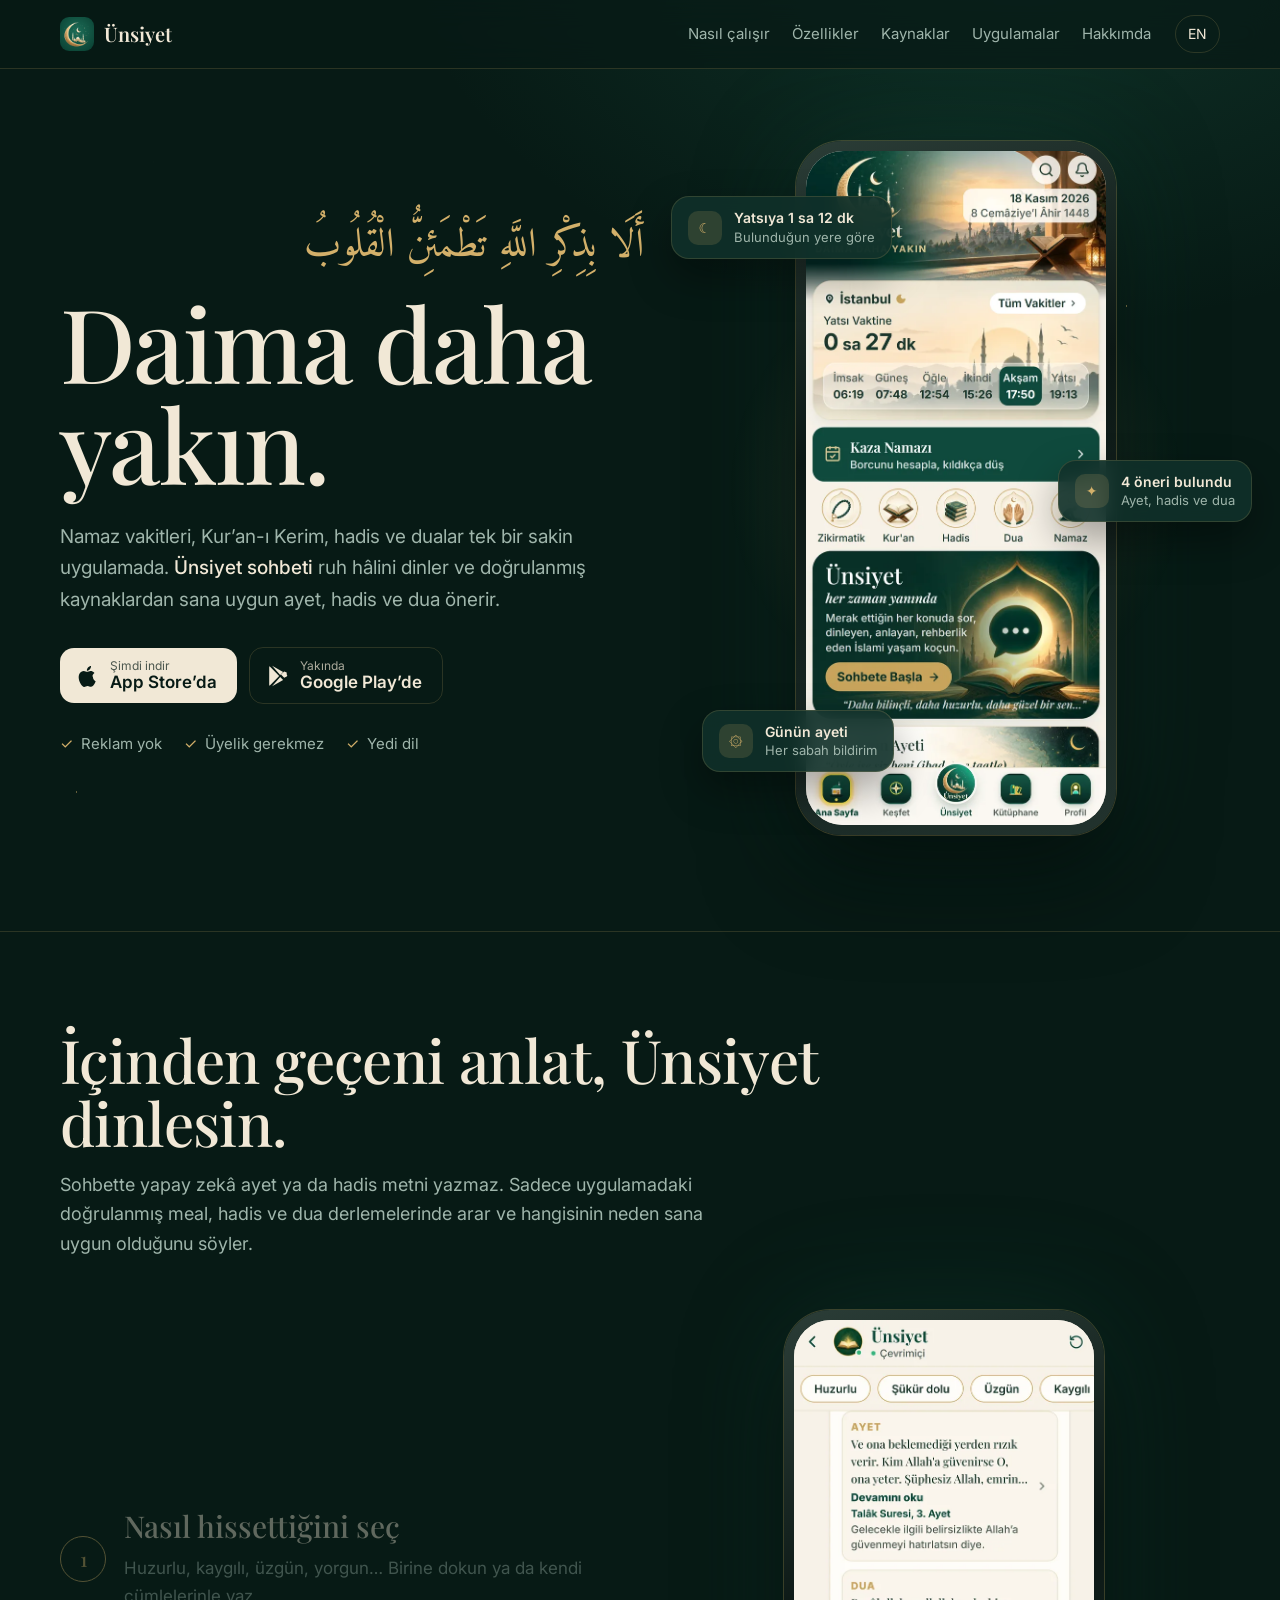
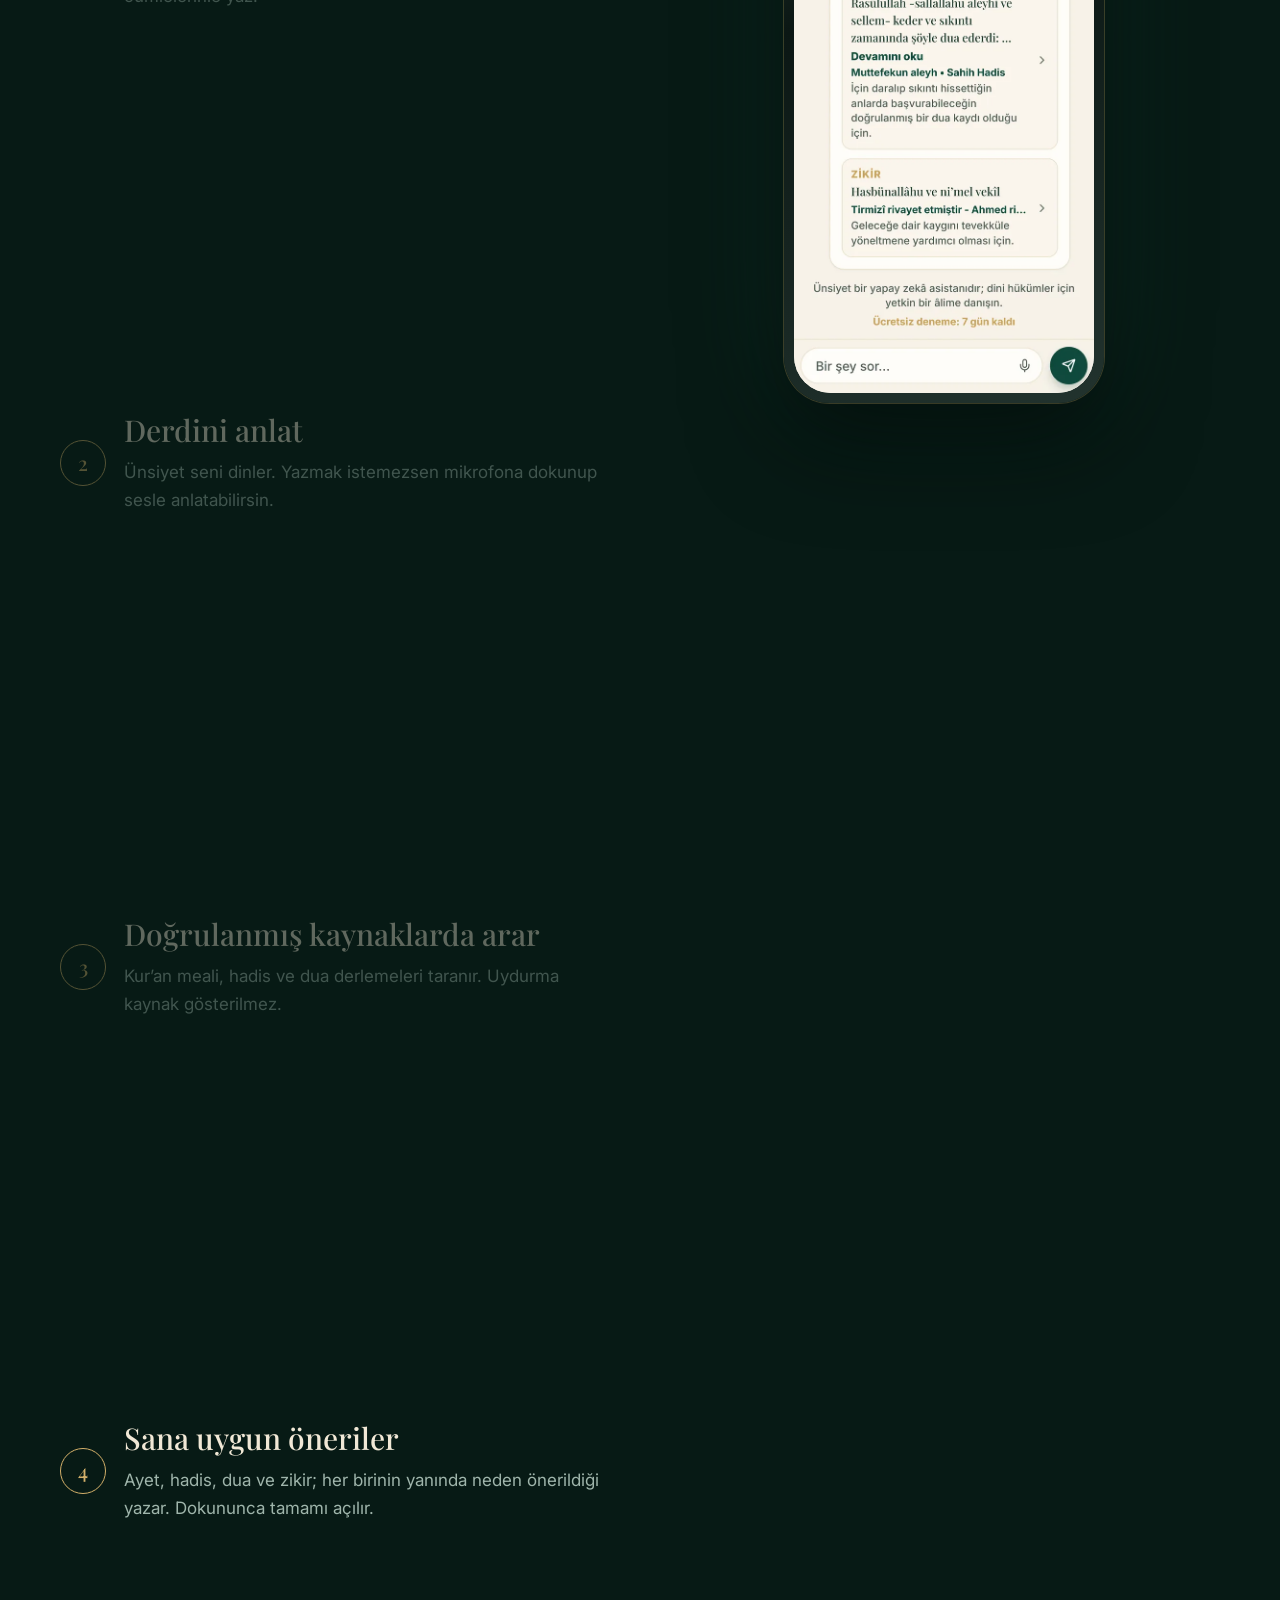
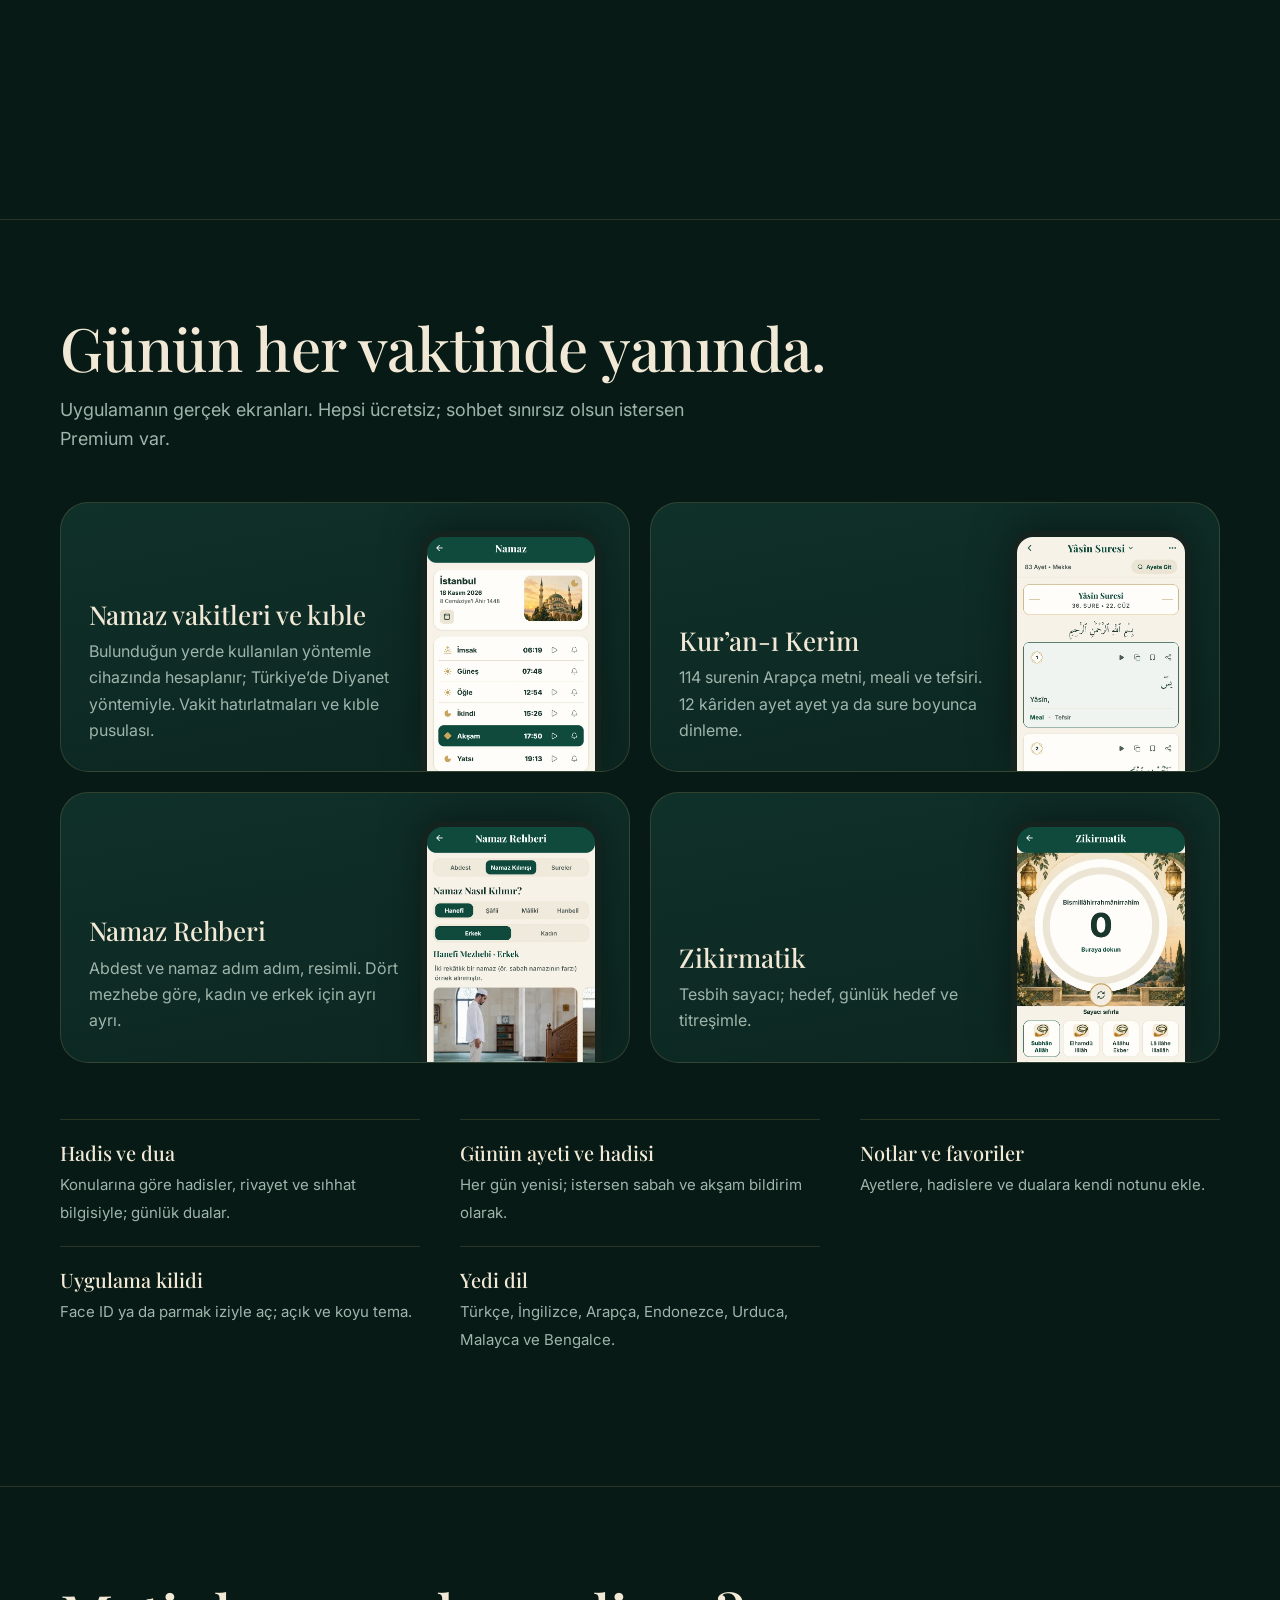
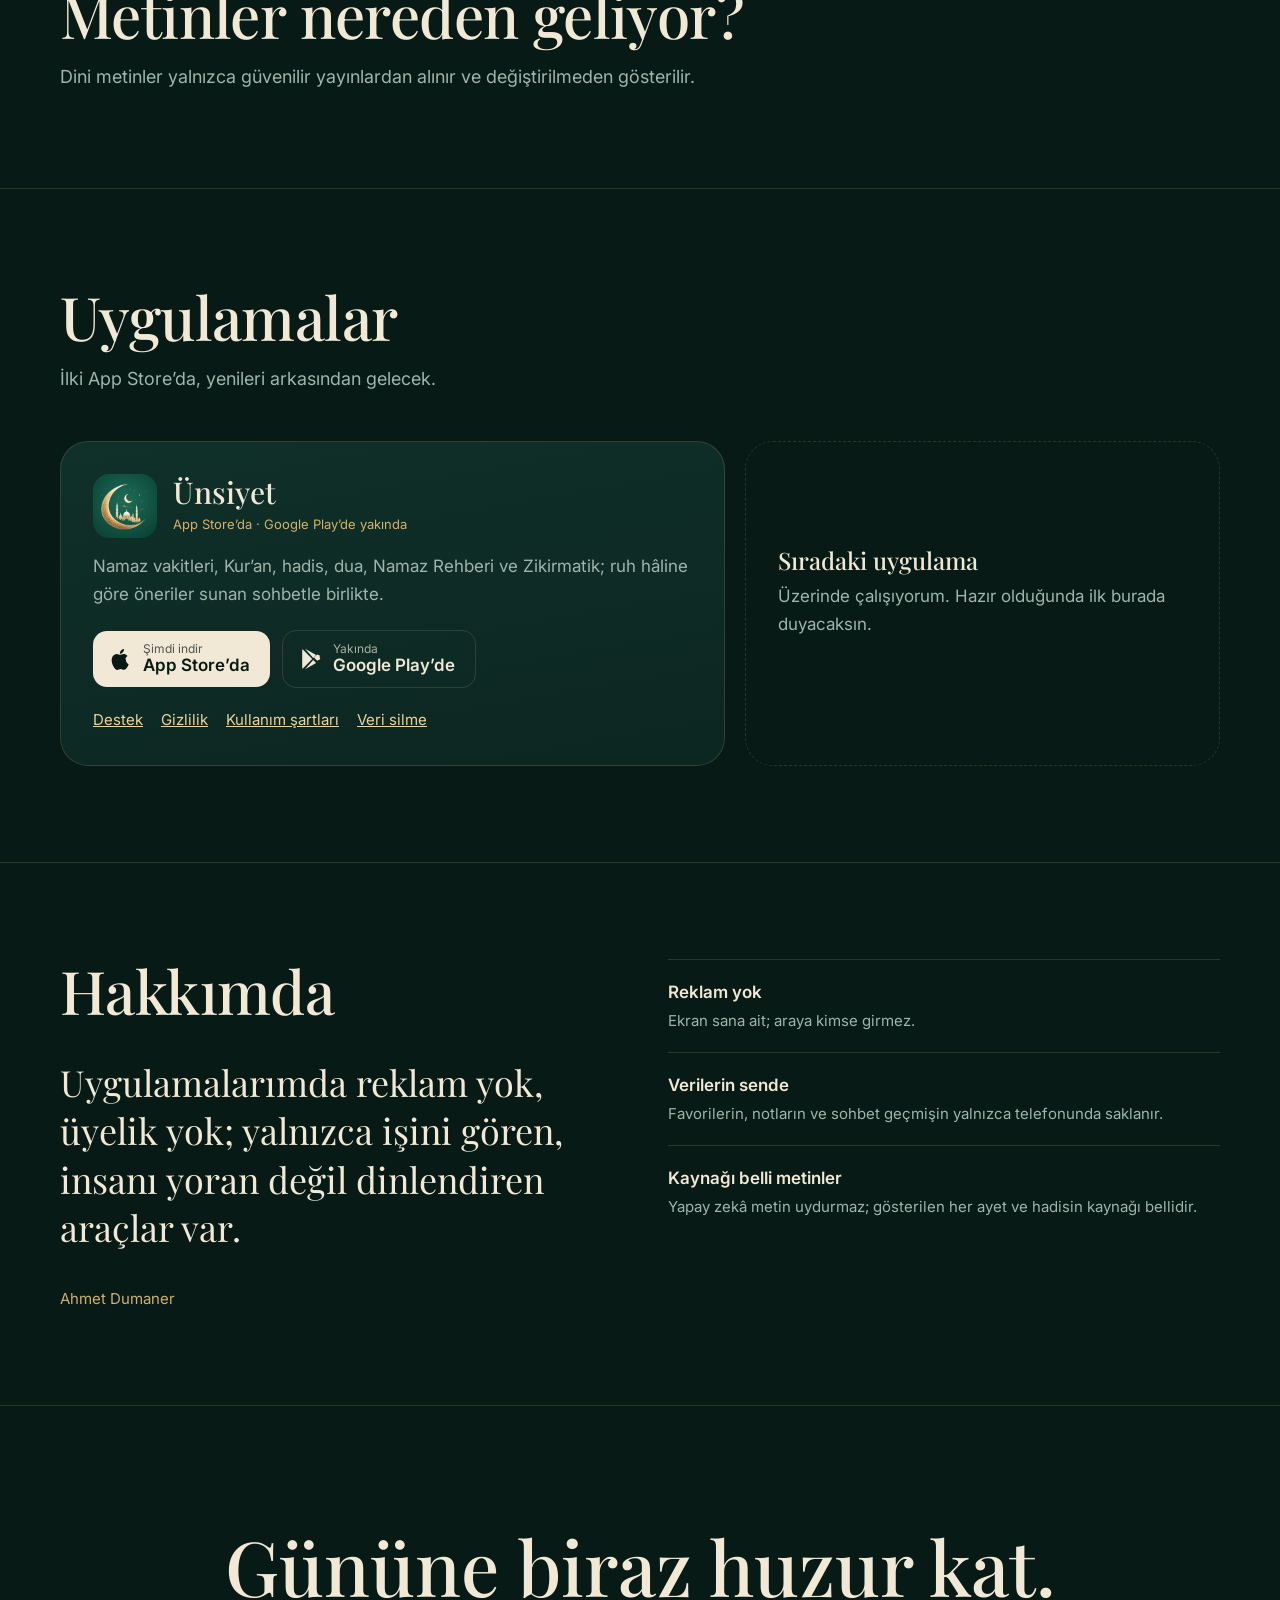
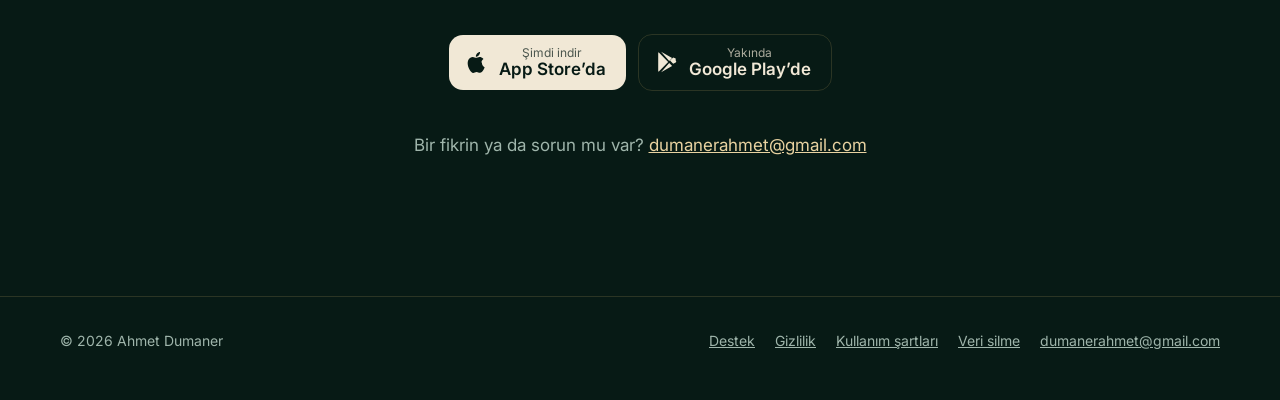
<file: index.html>
<!doctype html>
<html lang="tr" dir="ltr">
<head>
<meta charset="utf-8">
<meta name="viewport" content="width=device-width, initial-scale=1">
<title>Ünsiyet — Kur’an, namaz vakitleri, dua ve zikir</title>
<meta name="description" content="Ünsiyet; namaz vakitleri, kıble, Kur’an-ı Kerim, hadis, dua ve zikri bir araya getiren, ruh hâline göre öneriler sunan İslami yaşam uygulaması.">
<meta name="theme-color" content="#071a15">
<link rel="canonical" href="https://dumaner.com.tr/">
<link rel="alternate" hreflang="tr" href="https://dumaner.com.tr/">
<link rel="alternate" hreflang="en" href="https://dumaner.com.tr/en/">
<meta property="og:title" content="Ünsiyet — Kur’an, namaz vakitleri, dua ve zikir">
<meta property="og:description" content="Ünsiyet; namaz vakitleri, kıble, Kur’an-ı Kerim, hadis, dua ve zikri bir araya getiren, ruh hâline göre öneriler sunan İslami yaşam uygulaması.">
<meta property="og:image" content="https://dumaner.com.tr/assets/og.png">
<meta property="og:url" content="https://dumaner.com.tr/">
<link rel="icon" href="/assets/icon-192.png">
<link rel="apple-touch-icon" href="/assets/icon-192.png">
<link rel="preconnect" href="https://fonts.googleapis.com">
<link rel="preconnect" href="https://fonts.gstatic.com" crossorigin>
<link rel="stylesheet" href="https://fonts.googleapis.com/css2?family=Amiri&family=Inter:wght@400;500;600&family=Playfair+Display:wght@500;600&display=swap">
<link rel="stylesheet" href="/assets/styles.css">
</head>
<body>
<header class="top"><div class="wrap">
<a class="brand" href="/"><img src="/assets/icon-192.png" alt=""><span>Ünsiyet</span></a>
<nav aria-label="Sayfa"><a href="#how">Nasıl çalışır</a><a href="#features">Özellikler</a><a href="#sources">Kaynaklar</a><a href="#apps">Uygulamalar</a><a href="#about">Hakkımda</a></nav><a class="lang" href="/en/" hreflang="en">EN</a>
</div></header>
<main>
<section class="hero" id="top"><div class="wrap">
<div>
<h1><span class="arabic" lang="ar" dir="rtl">أَلَا بِذِكْرِ اللَّهِ تَطْمَئِنُّ الْقُلُوبُ</span>Daima daha yakın.</h1>
<p class="lead">Namaz vakitleri, Kur’an-ı Kerim, hadis ve dualar tek bir sakin uygulamada. <strong>Ünsiyet sohbeti</strong> ruh hâlini dinler ve doğrulanmış kaynaklardan sana uygun ayet, hadis ve dua önerir.</p>
<div class="actions">
<a class="store" href="https://apps.apple.com/tr/app/id6824037334" target="_blank" rel="noopener"><svg viewBox="0 0 24 24" aria-hidden="true"><path fill="currentColor" d="M16.4 12.6c0-2.4 2-3.6 2.1-3.7-1.2-1.7-3-1.9-3.6-2-1.5-.2-3 .9-3.8.9s-2-.9-3.3-.9C6.1 7 4.5 8 3.6 9.6c-1.9 3.2-.5 8 1.3 10.6.9 1.3 2 2.7 3.3 2.7 1.3-.1 1.8-.9 3.4-.9s2 .9 3.4.8c1.4 0 2.3-1.3 3.2-2.6 1-1.5 1.4-2.9 1.4-3-.1 0-2.7-1-2.7-4.6zM13.9 5.2c.7-.9 1.2-2 1.1-3.2-1 0-2.3.7-3 1.6-.7.8-1.3 2-1.1 3.1 1.1.1 2.3-.6 3-1.5z"/></svg><span><small>Şimdi indir</small><b>App Store’da</b></span></a>
<a class="store ghost" aria-disabled="true"><svg viewBox="0 0 24 24" aria-hidden="true"><path fill="currentColor" d="M3.6 2.3c-.3.3-.4.7-.4 1.2v17c0 .5.1.9.4 1.2l9.6-9.7-9.6-9.7zm10.6 10.7 2.9 2.9-11 6.3 8.1-9.2zm0-2L6.1 1.8l11 6.3-2.9 2.9zm6.5-.4c.7.4.7 1.4 0 1.8l-2.5 1.4-3.2-3.2 3.2-3.2 2.5 1.2z"/></svg><span><small>Yakında</small><b>Google Play’de</b></span></a>
</div>
<ul class="facts"><li>Reklam yok</li><li>Üyelik gerekmez</li><li>Yedi dil</li></ul>
</div>
<div class="stage">
<div class="halo"></div>
<div class="phone"><div class="screen"><img src="/assets/shots/tr/1-home.webp" alt="Daima daha yakın." fetchpriority="high" width="430" height="932"></div></div>
<div class="chip c1" aria-hidden="true"><i>☾</i><div><b>Yatsıya 1 sa 12 dk</b><span>Bulunduğun yere göre</span></div></div>
<div class="chip c2" aria-hidden="true"><i>✦</i><div><b>4 öneri bulundu</b><span>Ayet, hadis ve dua</span></div></div>
<div class="chip c3" aria-hidden="true"><i>۞</i><div><b>Günün ayeti</b><span>Her sabah bildirim</span></div></div>
</div>
</div></section>

<section class="block" id="how"><div class="wrap">
<h2>İçinden geçeni anlat, Ünsiyet dinlesin.</h2>
<p class="intro">Sohbette yapay zekâ ayet ya da hadis metni yazmaz. Sadece uygulamadaki doğrulanmış meal, hadis ve dua derlemelerinde arar ve hangisinin neden sana uygun olduğunu söyler.</p>
<div class="how">
<ol class="steps"><li><h3>Nasıl hissettiğini seç</h3><p>Huzurlu, kaygılı, üzgün, yorgun… Birine dokun ya da kendi cümlelerinle yaz.</p></li><li><h3>Derdini anlat</h3><p>Ünsiyet seni dinler. Yazmak istemezsen mikrofona dokunup sesle anlatabilirsin.</p></li><li><h3>Doğrulanmış kaynaklarda arar</h3><p>Kur’an meali, hadis ve dua derlemeleri taranır. Uydurma kaynak gösterilmez.</p></li><li><h3>Sana uygun öneriler</h3><p>Ayet, hadis, dua ve zikir; her birinin yanında neden önerildiği yazar. Dokununca tamamı açılır.</p></li></ol>
<div class="sticky" aria-hidden="true"><div class="phone"><div class="screen">
<div class="mock"><div class="bar"><img src="/assets/icon-192.png" alt=""><div><b>Ünsiyet</b><span>● Çevrimiçi</span></div></div><div class="moods"><span>Huzurlu</span><span>Şükür dolu</span><span>Üzgün</span><span class="sel">Kaygılı</span><span>Yorgun</span></div><div class="bubble">Selâmün aleyküm! Bugün kendini nasıl hissediyorsun?</div></div>
<div class="mock"><div class="bar"><img src="/assets/icon-192.png" alt=""><div><b>Ünsiyet</b><span>● Çevrimiçi</span></div></div><div class="bubble">Selâmün aleyküm! Bugün kendini nasıl hissediyorsun?</div><div class="bubble me">Son zamanlarda geleceğimle ilgili çok kaygılıyım, içim daralıyor.</div><div class="typing">Ünsiyet yazıyor…</div></div>
<div class="mock"><div class="bar"><img src="/assets/icon-192.png" alt=""><div><b>Ünsiyet</b><span>● Çevrimiçi</span></div></div><div class="bubble me">Son zamanlarda geleceğimle ilgili çok kaygılıyım, içim daralıyor.</div><div class="sources"><div><span>Kur’an meali</span><em>kaygı, huzur</em></div><div><span>Hadisler</span><em>sıkıntı, tasa</em></div><div><span>Dualar</span><em>darlık anı</em></div></div><div class="typing">Ünsiyet yazıyor…</div></div>
<img src="/assets/shots/tr/2-chat.webp" alt="Sana uygun öneriler" loading="lazy" width="430" height="932">
</div></div></div>
</div>
</div></section>

<section class="block" id="features"><div class="wrap">
<h2>Günün her vaktinde yanında.</h2>
<p class="intro">Uygulamanın gerçek ekranları. Hepsi ücretsiz; sohbet sınırsız olsun istersen Premium var.</p>
<div class="tiles"><article class="tile"><div><h3>Namaz vakitleri ve kıble</h3><p>Bulunduğun yerde kullanılan yöntemle cihazında hesaplanır; Türkiye’de Diyanet yöntemiyle. Vakit hatırlatmaları ve kıble pusulası.</p></div><div class="shot"><img src="/assets/shots/tr/3-prayer.webp" alt="Namaz vakitleri ve kıble" loading="lazy" width="430" height="932"></div></article><article class="tile"><div><h3>Kur’an-ı Kerim</h3><p>114 surenin Arapça metni, meali ve tefsiri. 12 kâriden ayet ayet ya da sure boyunca dinleme.</p></div><div class="shot"><img src="/assets/shots/tr/4-quran.webp" alt="Kur’an-ı Kerim" loading="lazy" width="430" height="932"></div></article><article class="tile"><div><h3>Namaz Rehberi</h3><p>Abdest ve namaz adım adım, resimli. Dört mezhebe göre, kadın ve erkek için ayrı ayrı.</p></div><div class="shot"><img src="/assets/shots/tr/5-guide.webp" alt="Namaz Rehberi" loading="lazy" width="430" height="932"></div></article><article class="tile"><div><h3>Zikirmatik</h3><p>Tesbih sayacı; hedef, günlük hedef ve titreşimle.</p></div><div class="shot"><img src="/assets/shots/tr/6-dhikr.webp" alt="Zikirmatik" loading="lazy" width="430" height="932"></div></article></div>
<ul class="more"><li><b>Hadis ve dua</b><span>Konularına göre hadisler, rivayet ve sıhhat bilgisiyle; günlük dualar.</span></li><li><b>Günün ayeti ve hadisi</b><span>Her gün yenisi; istersen sabah ve akşam bildirim olarak.</span></li><li><b>Notlar ve favoriler</b><span>Ayetlere, hadislere ve dualara kendi notunu ekle.</span></li><li><b>Uygulama kilidi</b><span>Face ID ya da parmak iziyle aç; açık ve koyu tema.</span></li><li><b>Yedi dil</b><span>Türkçe, İngilizce, Arapça, Endonezce, Urduca, Malayca ve Bengalce.</span></li></ul>
</div></section>

<section class="block" id="sources"><div class="wrap">
<h2>Metinler nereden geliyor?</h2>
<p class="intro intro-last">Dini metinler yalnızca güvenilir yayınlardan alınır ve değiştirilmeden gösterilir.</p>
</div></section>

<section class="block" id="apps"><div class="wrap">
<h2>Uygulamalar</h2>
<p class="intro">İlki App Store’da, yenileri arkasından gelecek.</p>
<div class="apps">
<article class="app-card"><header><img src="/assets/icon-192.png" alt=""><div><h3>Ünsiyet</h3><span class="status">App Store’da · Google Play’de yakında</span></div></header>
<p>Namaz vakitleri, Kur’an, hadis, dua, Namaz Rehberi ve Zikirmatik; ruh hâline göre öneriler sunan sohbetle birlikte.</p><div class="actions">
<a class="store" href="https://apps.apple.com/tr/app/id6824037334" target="_blank" rel="noopener"><svg viewBox="0 0 24 24" aria-hidden="true"><path fill="currentColor" d="M16.4 12.6c0-2.4 2-3.6 2.1-3.7-1.2-1.7-3-1.9-3.6-2-1.5-.2-3 .9-3.8.9s-2-.9-3.3-.9C6.1 7 4.5 8 3.6 9.6c-1.9 3.2-.5 8 1.3 10.6.9 1.3 2 2.7 3.3 2.7 1.3-.1 1.8-.9 3.4-.9s2 .9 3.4.8c1.4 0 2.3-1.3 3.2-2.6 1-1.5 1.4-2.9 1.4-3-.1 0-2.7-1-2.7-4.6zM13.9 5.2c.7-.9 1.2-2 1.1-3.2-1 0-2.3.7-3 1.6-.7.8-1.3 2-1.1 3.1 1.1.1 2.3-.6 3-1.5z"/></svg><span><small>Şimdi indir</small><b>App Store’da</b></span></a>
<a class="store ghost" aria-disabled="true"><svg viewBox="0 0 24 24" aria-hidden="true"><path fill="currentColor" d="M3.6 2.3c-.3.3-.4.7-.4 1.2v17c0 .5.1.9.4 1.2l9.6-9.7-9.6-9.7zm10.6 10.7 2.9 2.9-11 6.3 8.1-9.2zm0-2L6.1 1.8l11 6.3-2.9 2.9zm6.5-.4c.7.4.7 1.4 0 1.8l-2.5 1.4-3.2-3.2 3.2-3.2 2.5 1.2z"/></svg><span><small>Yakında</small><b>Google Play’de</b></span></a>
</div><div class="links"><a href="/unsiyet/support.html#tr">Destek</a><a href="/unsiyet/privacy.html#tr">Gizlilik</a><a href="/unsiyet/terms.html#tr">Kullanım şartları</a><a href="/unsiyet/delete-data.html#tr">Veri silme</a></div></article>
<article class="app-card next"><h3>Sıradaki uygulama</h3><p>Üzerinde çalışıyorum. Hazır olduğunda ilk burada duyacaksın.</p></article>
</div>
</div></section>

<section class="block" id="about"><div class="wrap about">
<div><h2>Hakkımda</h2><blockquote><p>Uygulamalarımda reklam yok, üyelik yok; yalnızca işini gören, insanı yoran değil dinlendiren araçlar var.</p><footer>Ahmet Dumaner</footer></blockquote></div>
<ul class="values"><li><b>Reklam yok</b><span>Ekran sana ait; araya kimse girmez.</span></li><li><b>Verilerin sende</b><span>Favorilerin, notların ve sohbet geçmişin yalnızca telefonunda saklanır.</span></li><li><b>Kaynağı belli metinler</b><span>Yapay zekâ metin uydurmaz; gösterilen her ayet ve hadisin kaynağı bellidir.</span></li></ul>
</div></section>

<section class="closing" id="contact"><div class="wrap">
<h2>Gününe biraz huzur kat.</h2>
<div class="actions">
<a class="store" href="https://apps.apple.com/tr/app/id6824037334" target="_blank" rel="noopener"><svg viewBox="0 0 24 24" aria-hidden="true"><path fill="currentColor" d="M16.4 12.6c0-2.4 2-3.6 2.1-3.7-1.2-1.7-3-1.9-3.6-2-1.5-.2-3 .9-3.8.9s-2-.9-3.3-.9C6.1 7 4.5 8 3.6 9.6c-1.9 3.2-.5 8 1.3 10.6.9 1.3 2 2.7 3.3 2.7 1.3-.1 1.8-.9 3.4-.9s2 .9 3.4.8c1.4 0 2.3-1.3 3.2-2.6 1-1.5 1.4-2.9 1.4-3-.1 0-2.7-1-2.7-4.6zM13.9 5.2c.7-.9 1.2-2 1.1-3.2-1 0-2.3.7-3 1.6-.7.8-1.3 2-1.1 3.1 1.1.1 2.3-.6 3-1.5z"/></svg><span><small>Şimdi indir</small><b>App Store’da</b></span></a>
<a class="store ghost" aria-disabled="true"><svg viewBox="0 0 24 24" aria-hidden="true"><path fill="currentColor" d="M3.6 2.3c-.3.3-.4.7-.4 1.2v17c0 .5.1.9.4 1.2l9.6-9.7-9.6-9.7zm10.6 10.7 2.9 2.9-11 6.3 8.1-9.2zm0-2L6.1 1.8l11 6.3-2.9 2.9zm6.5-.4c.7.4.7 1.4 0 1.8l-2.5 1.4-3.2-3.2 3.2-3.2 2.5 1.2z"/></svg><span><small>Yakında</small><b>Google Play’de</b></span></a>
</div>
<p>Bir fikrin ya da sorun mu var? <a href="mailto:dumanerahmet@gmail.com">dumanerahmet@gmail.com</a></p>
</div></section>
</main>
<footer class="site"><div class="wrap"><span>© 2026 Ahmet Dumaner</span><nav><a href="/unsiyet/support.html#tr">Destek</a><a href="/unsiyet/privacy.html#tr">Gizlilik</a><a href="/unsiyet/terms.html#tr">Kullanım şartları</a><a href="/unsiyet/delete-data.html#tr">Veri silme</a><a href="mailto:dumanerahmet@gmail.com">dumanerahmet@gmail.com</a></nav></div></footer>
<script src="/assets/site.js" defer></script>
</body>
</html>
</file>
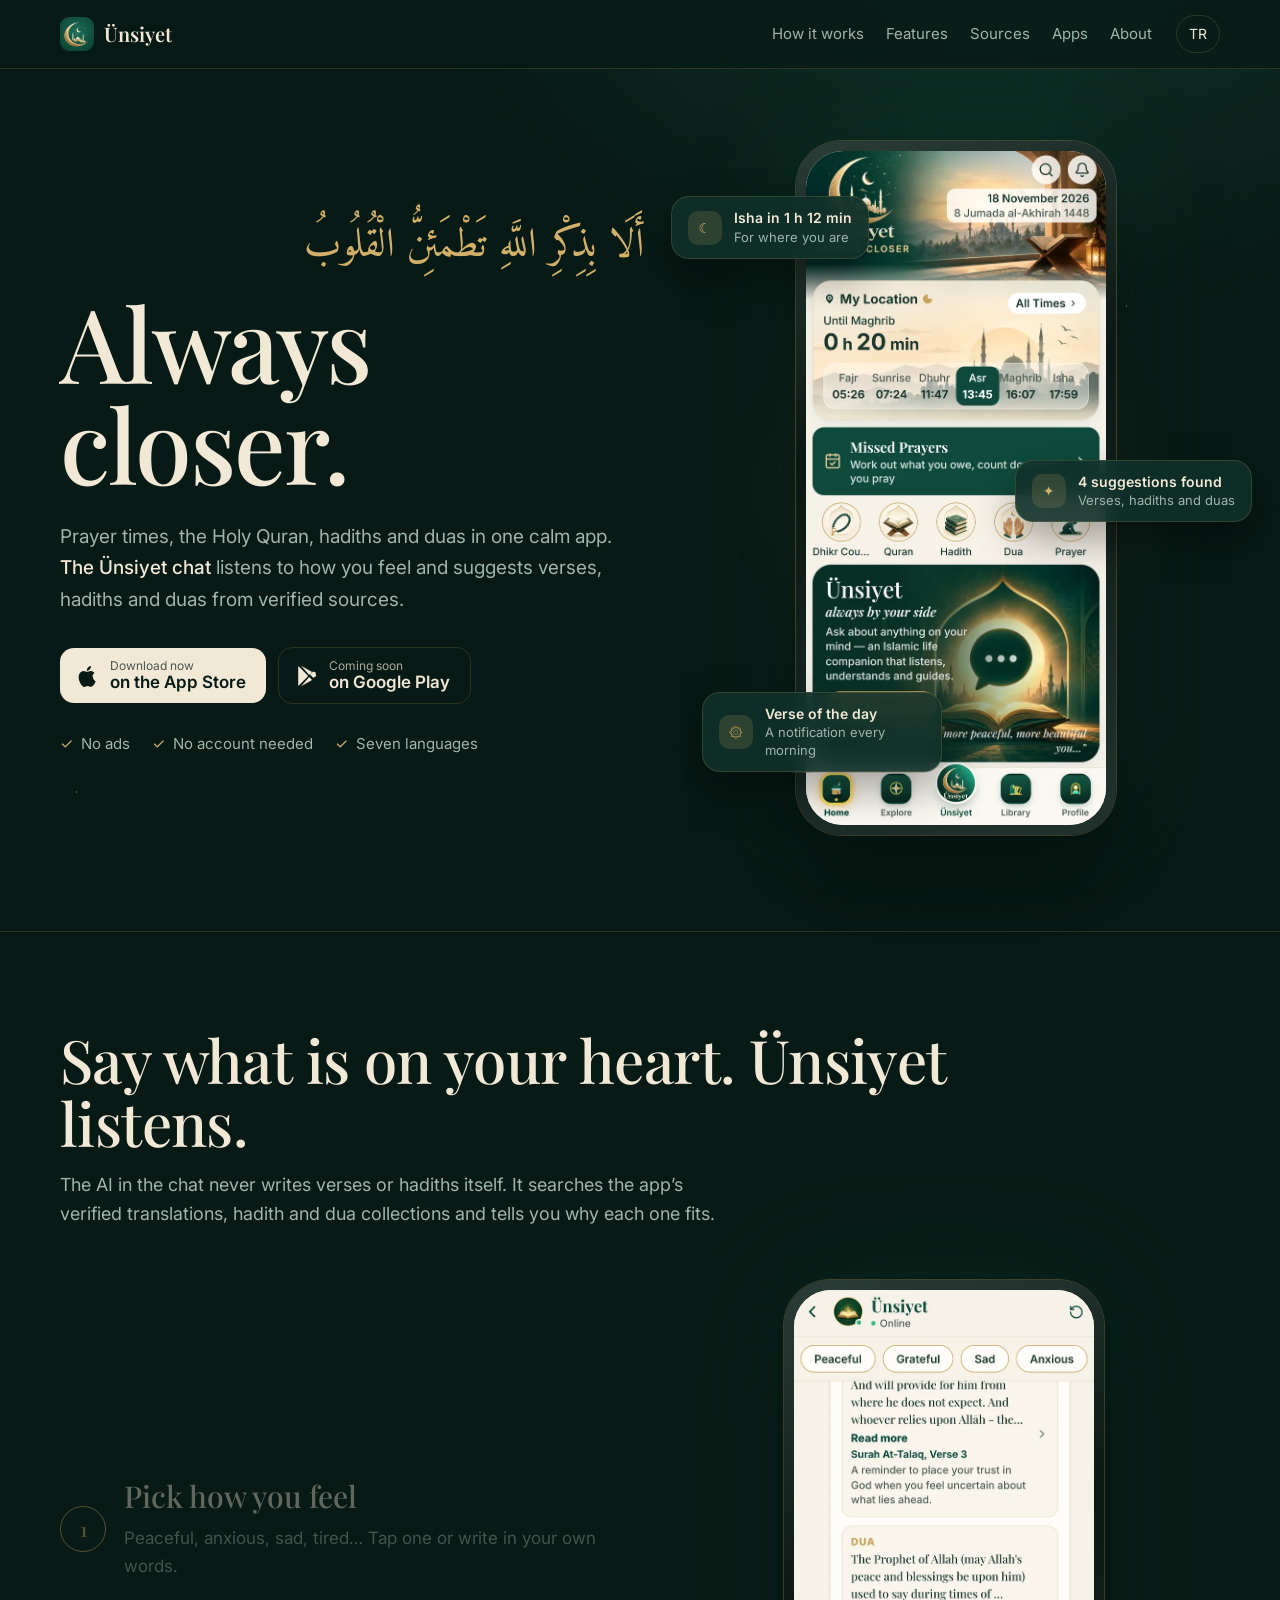
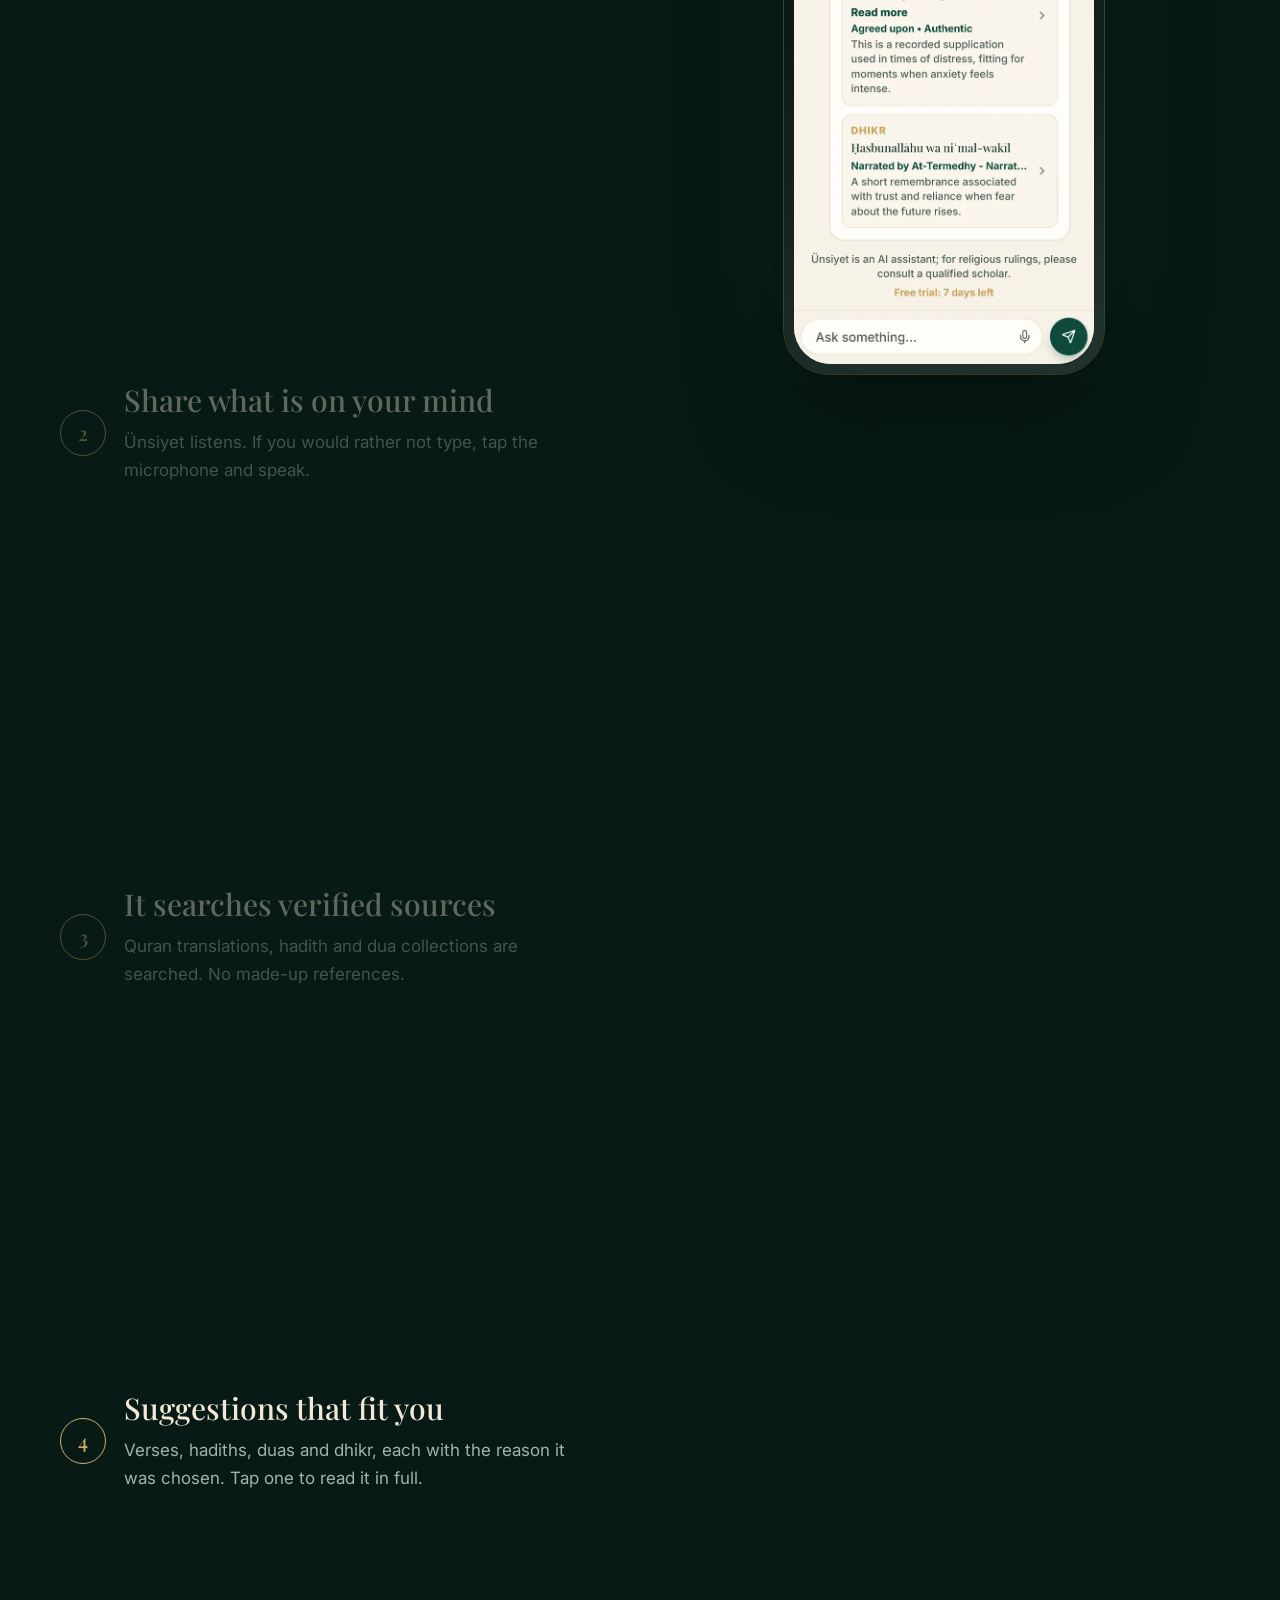
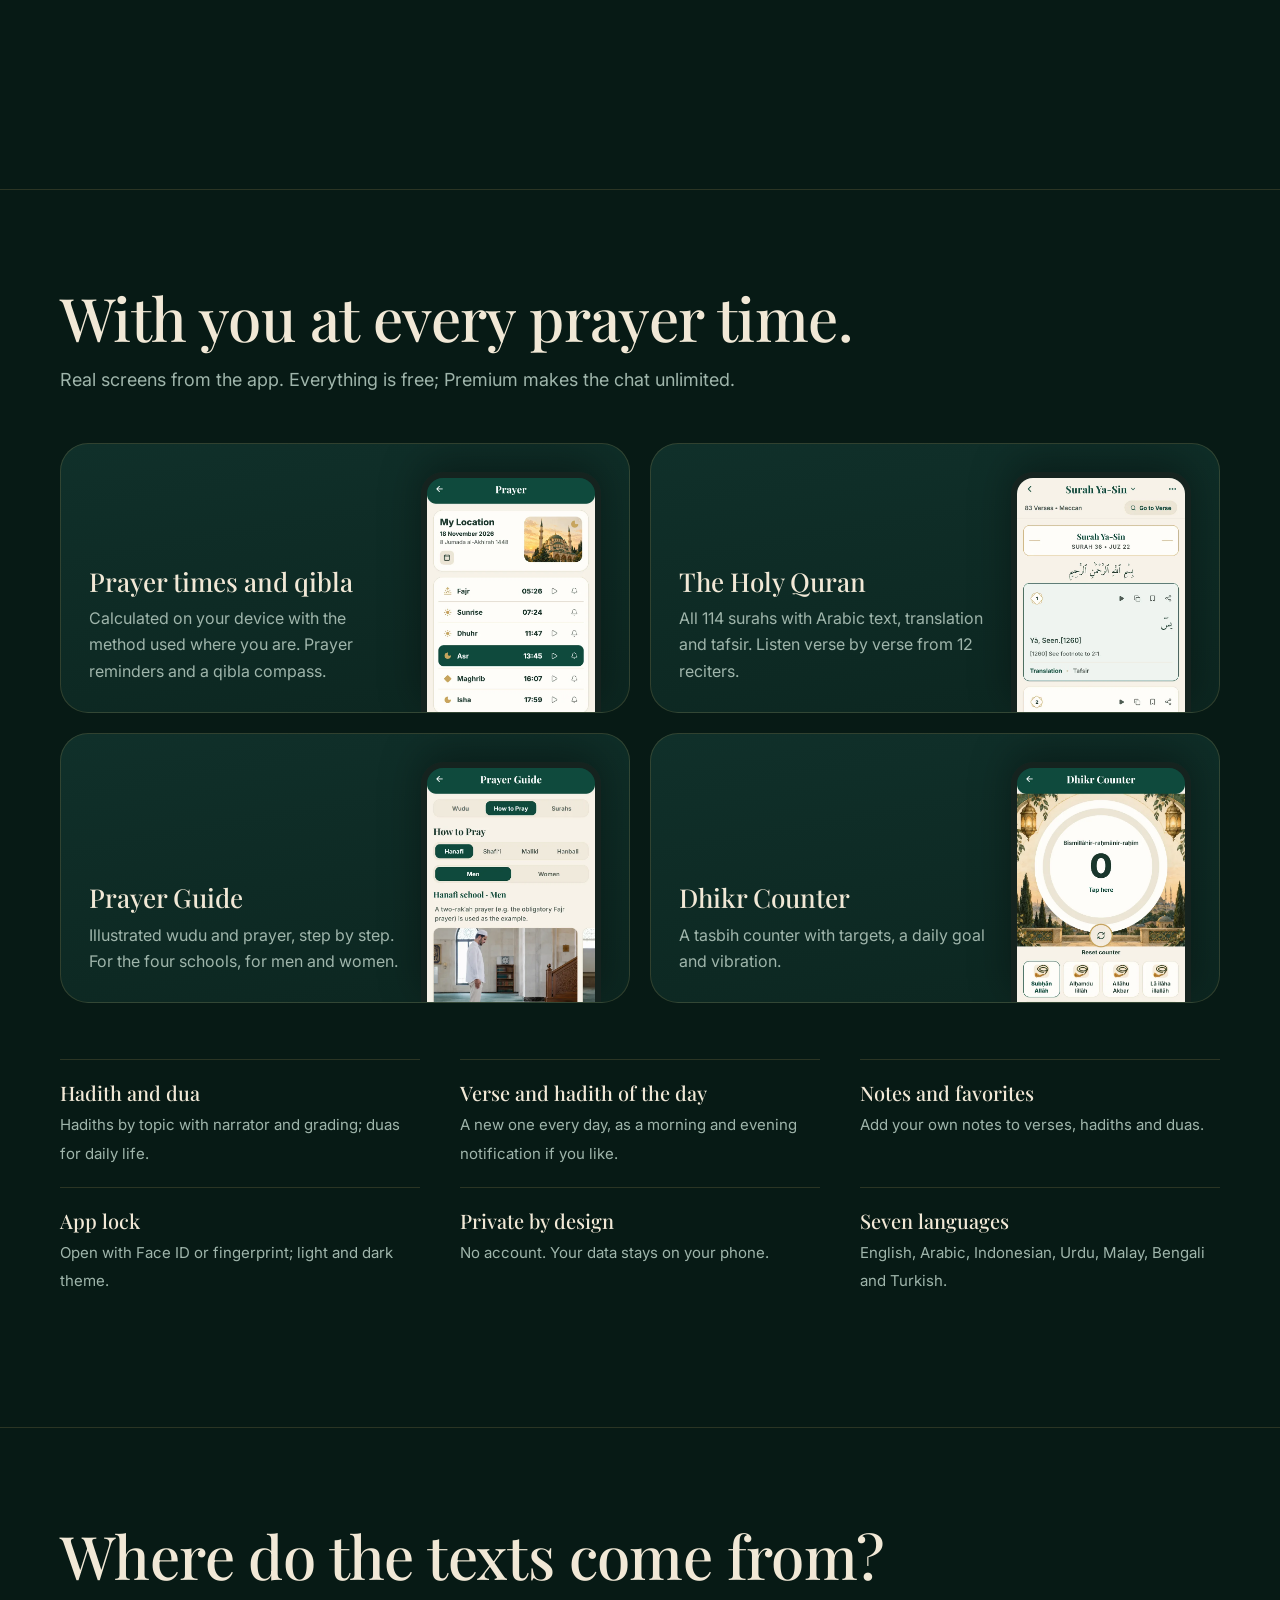
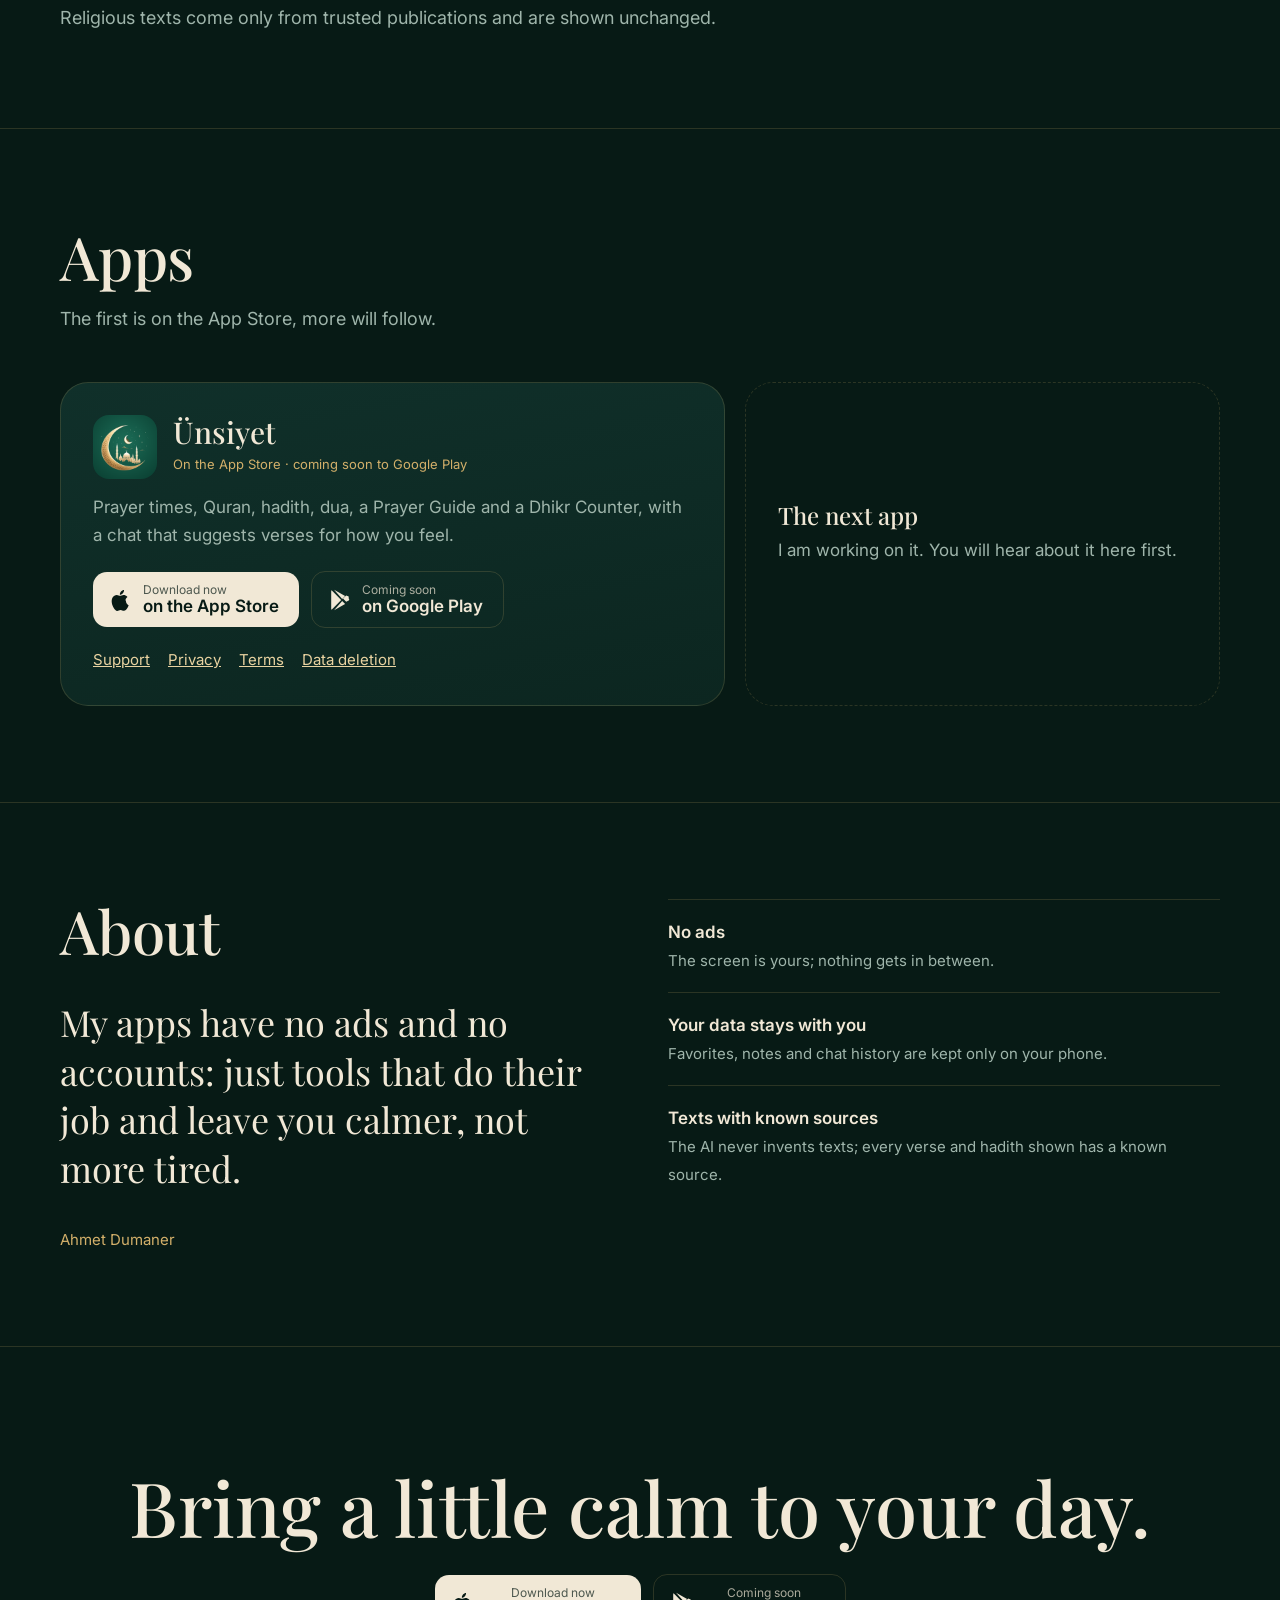
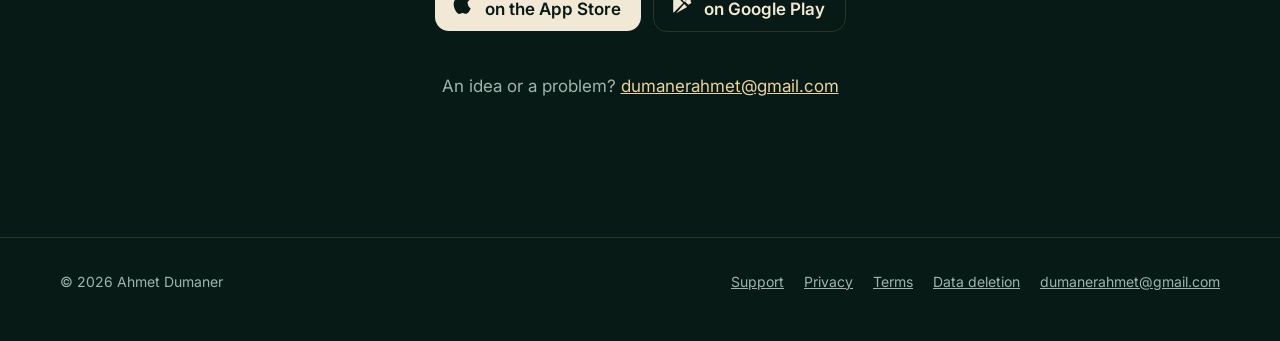
<file: en/index.html>
<!doctype html>
<html lang="en" dir="ltr">
<head>
<meta charset="utf-8">
<meta name="viewport" content="width=device-width, initial-scale=1">
<title>Ünsiyet — Quran, prayer times, dua and dhikr</title>
<meta name="description" content="Ünsiyet is an Islamic lifestyle app with prayer times, qibla, the Holy Quran, hadiths, duas and dhikr, and a chat that suggests verses for how you feel.">
<meta name="theme-color" content="#071a15">
<link rel="canonical" href="https://dumaner.com.tr/en/">
<link rel="alternate" hreflang="tr" href="https://dumaner.com.tr/">
<link rel="alternate" hreflang="en" href="https://dumaner.com.tr/en/">
<meta property="og:title" content="Ünsiyet — Quran, prayer times, dua and dhikr">
<meta property="og:description" content="Ünsiyet is an Islamic lifestyle app with prayer times, qibla, the Holy Quran, hadiths, duas and dhikr, and a chat that suggests verses for how you feel.">
<meta property="og:image" content="https://dumaner.com.tr/assets/og.png">
<meta property="og:url" content="https://dumaner.com.tr/en/">
<link rel="icon" href="/assets/icon-192.png">
<link rel="apple-touch-icon" href="/assets/icon-192.png">
<link rel="preconnect" href="https://fonts.googleapis.com">
<link rel="preconnect" href="https://fonts.gstatic.com" crossorigin>
<link rel="stylesheet" href="https://fonts.googleapis.com/css2?family=Amiri&family=Inter:wght@400;500;600&family=Playfair+Display:wght@500;600&display=swap">
<link rel="stylesheet" href="/assets/styles.css">
</head>
<body>
<header class="top"><div class="wrap">
<a class="brand" href="/en/"><img src="/assets/icon-192.png" alt=""><span>Ünsiyet</span></a>
<nav aria-label="Sayfa"><a href="#how">How it works</a><a href="#features">Features</a><a href="#sources">Sources</a><a href="#apps">Apps</a><a href="#about">About</a></nav><a class="lang" href="/" hreflang="tr">TR</a>
</div></header>
<main>
<section class="hero" id="top"><div class="wrap">
<div>
<h1><span class="arabic" lang="ar" dir="rtl">أَلَا بِذِكْرِ اللَّهِ تَطْمَئِنُّ الْقُلُوبُ</span>Always closer.</h1>
<p class="lead">Prayer times, the Holy Quran, hadiths and duas in one calm app. <strong>The Ünsiyet chat</strong> listens to how you feel and suggests verses, hadiths and duas from verified sources.</p>
<div class="actions">
<a class="store" href="https://apps.apple.com/app/id6824037334" target="_blank" rel="noopener"><svg viewBox="0 0 24 24" aria-hidden="true"><path fill="currentColor" d="M16.4 12.6c0-2.4 2-3.6 2.1-3.7-1.2-1.7-3-1.9-3.6-2-1.5-.2-3 .9-3.8.9s-2-.9-3.3-.9C6.1 7 4.5 8 3.6 9.6c-1.9 3.2-.5 8 1.3 10.6.9 1.3 2 2.7 3.3 2.7 1.3-.1 1.8-.9 3.4-.9s2 .9 3.4.8c1.4 0 2.3-1.3 3.2-2.6 1-1.5 1.4-2.9 1.4-3-.1 0-2.7-1-2.7-4.6zM13.9 5.2c.7-.9 1.2-2 1.1-3.2-1 0-2.3.7-3 1.6-.7.8-1.3 2-1.1 3.1 1.1.1 2.3-.6 3-1.5z"/></svg><span><small>Download now</small><b>on the App Store</b></span></a>
<a class="store ghost" aria-disabled="true"><svg viewBox="0 0 24 24" aria-hidden="true"><path fill="currentColor" d="M3.6 2.3c-.3.3-.4.7-.4 1.2v17c0 .5.1.9.4 1.2l9.6-9.7-9.6-9.7zm10.6 10.7 2.9 2.9-11 6.3 8.1-9.2zm0-2L6.1 1.8l11 6.3-2.9 2.9zm6.5-.4c.7.4.7 1.4 0 1.8l-2.5 1.4-3.2-3.2 3.2-3.2 2.5 1.2z"/></svg><span><small>Coming soon</small><b>on Google Play</b></span></a>
</div>
<ul class="facts"><li>No ads</li><li>No account needed</li><li>Seven languages</li></ul>
</div>
<div class="stage">
<div class="halo"></div>
<div class="phone"><div class="screen"><img src="/assets/shots/en/1-home.webp" alt="Always closer." fetchpriority="high" width="430" height="932"></div></div>
<div class="chip c1" aria-hidden="true"><i>☾</i><div><b>Isha in 1 h 12 min</b><span>For where you are</span></div></div>
<div class="chip c2" aria-hidden="true"><i>✦</i><div><b>4 suggestions found</b><span>Verses, hadiths and duas</span></div></div>
<div class="chip c3" aria-hidden="true"><i>۞</i><div><b>Verse of the day</b><span>A notification every morning</span></div></div>
</div>
</div></section>

<section class="block" id="how"><div class="wrap">
<h2>Say what is on your heart. Ünsiyet listens.</h2>
<p class="intro">The AI in the chat never writes verses or hadiths itself. It searches the app’s verified translations, hadith and dua collections and tells you why each one fits.</p>
<div class="how">
<ol class="steps"><li><h3>Pick how you feel</h3><p>Peaceful, anxious, sad, tired… Tap one or write in your own words.</p></li><li><h3>Share what is on your mind</h3><p>Ünsiyet listens. If you would rather not type, tap the microphone and speak.</p></li><li><h3>It searches verified sources</h3><p>Quran translations, hadith and dua collections are searched. No made-up references.</p></li><li><h3>Suggestions that fit you</h3><p>Verses, hadiths, duas and dhikr, each with the reason it was chosen. Tap one to read it in full.</p></li></ol>
<div class="sticky" aria-hidden="true"><div class="phone"><div class="screen">
<div class="mock"><div class="bar"><img src="/assets/icon-192.png" alt=""><div><b>Ünsiyet</b><span>● Online</span></div></div><div class="moods"><span>Peaceful</span><span>Grateful</span><span>Sad</span><span class="sel">Anxious</span><span>Tired</span></div><div class="bubble">Assalamu alaikum! How are you feeling today?</div></div>
<div class="mock"><div class="bar"><img src="/assets/icon-192.png" alt=""><div><b>Ünsiyet</b><span>● Online</span></div></div><div class="bubble">Assalamu alaikum! How are you feeling today?</div><div class="bubble me">Lately I feel very anxious about my future and my heart feels tight.</div><div class="typing">Ünsiyet is typing…</div></div>
<div class="mock"><div class="bar"><img src="/assets/icon-192.png" alt=""><div><b>Ünsiyet</b><span>● Online</span></div></div><div class="bubble me">Lately I feel very anxious about my future and my heart feels tight.</div><div class="sources"><div><span>Quran translation</span><em>anxiety, peace</em></div><div><span>Hadiths</span><em>distress, sorrow</em></div><div><span>Duas</span><em>times of hardship</em></div></div><div class="typing">Ünsiyet is typing…</div></div>
<img src="/assets/shots/en/2-chat.webp" alt="Suggestions that fit you" loading="lazy" width="430" height="932">
</div></div></div>
</div>
</div></section>

<section class="block" id="features"><div class="wrap">
<h2>With you at every prayer time.</h2>
<p class="intro">Real screens from the app. Everything is free; Premium makes the chat unlimited.</p>
<div class="tiles"><article class="tile"><div><h3>Prayer times and qibla</h3><p>Calculated on your device with the method used where you are. Prayer reminders and a qibla compass.</p></div><div class="shot"><img src="/assets/shots/en/3-prayer.webp" alt="Prayer times and qibla" loading="lazy" width="430" height="932"></div></article><article class="tile"><div><h3>The Holy Quran</h3><p>All 114 surahs with Arabic text, translation and tafsir. Listen verse by verse from 12 reciters.</p></div><div class="shot"><img src="/assets/shots/en/4-quran.webp" alt="The Holy Quran" loading="lazy" width="430" height="932"></div></article><article class="tile"><div><h3>Prayer Guide</h3><p>Illustrated wudu and prayer, step by step. For the four schools, for men and women.</p></div><div class="shot"><img src="/assets/shots/en/5-guide.webp" alt="Prayer Guide" loading="lazy" width="430" height="932"></div></article><article class="tile"><div><h3>Dhikr Counter</h3><p>A tasbih counter with targets, a daily goal and vibration.</p></div><div class="shot"><img src="/assets/shots/en/6-dhikr.webp" alt="Dhikr Counter" loading="lazy" width="430" height="932"></div></article></div>
<ul class="more"><li><b>Hadith and dua</b><span>Hadiths by topic with narrator and grading; duas for daily life.</span></li><li><b>Verse and hadith of the day</b><span>A new one every day, as a morning and evening notification if you like.</span></li><li><b>Notes and favorites</b><span>Add your own notes to verses, hadiths and duas.</span></li><li><b>App lock</b><span>Open with Face ID or fingerprint; light and dark theme.</span></li><li><b>Private by design</b><span>No account. Your data stays on your phone.</span></li><li><b>Seven languages</b><span>English, Arabic, Indonesian, Urdu, Malay, Bengali and Turkish.</span></li></ul>
</div></section>

<section class="block" id="sources"><div class="wrap">
<h2>Where do the texts come from?</h2>
<p class="intro intro-last">Religious texts come only from trusted publications and are shown unchanged.</p>
</div></section>

<section class="block" id="apps"><div class="wrap">
<h2>Apps</h2>
<p class="intro">The first is on the App Store, more will follow.</p>
<div class="apps">
<article class="app-card"><header><img src="/assets/icon-192.png" alt=""><div><h3>Ünsiyet</h3><span class="status">On the App Store · coming soon to Google Play</span></div></header>
<p>Prayer times, Quran, hadith, dua, a Prayer Guide and a Dhikr Counter, with a chat that suggests verses for how you feel.</p><div class="actions">
<a class="store" href="https://apps.apple.com/app/id6824037334" target="_blank" rel="noopener"><svg viewBox="0 0 24 24" aria-hidden="true"><path fill="currentColor" d="M16.4 12.6c0-2.4 2-3.6 2.1-3.7-1.2-1.7-3-1.9-3.6-2-1.5-.2-3 .9-3.8.9s-2-.9-3.3-.9C6.1 7 4.5 8 3.6 9.6c-1.9 3.2-.5 8 1.3 10.6.9 1.3 2 2.7 3.3 2.7 1.3-.1 1.8-.9 3.4-.9s2 .9 3.4.8c1.4 0 2.3-1.3 3.2-2.6 1-1.5 1.4-2.9 1.4-3-.1 0-2.7-1-2.7-4.6zM13.9 5.2c.7-.9 1.2-2 1.1-3.2-1 0-2.3.7-3 1.6-.7.8-1.3 2-1.1 3.1 1.1.1 2.3-.6 3-1.5z"/></svg><span><small>Download now</small><b>on the App Store</b></span></a>
<a class="store ghost" aria-disabled="true"><svg viewBox="0 0 24 24" aria-hidden="true"><path fill="currentColor" d="M3.6 2.3c-.3.3-.4.7-.4 1.2v17c0 .5.1.9.4 1.2l9.6-9.7-9.6-9.7zm10.6 10.7 2.9 2.9-11 6.3 8.1-9.2zm0-2L6.1 1.8l11 6.3-2.9 2.9zm6.5-.4c.7.4.7 1.4 0 1.8l-2.5 1.4-3.2-3.2 3.2-3.2 2.5 1.2z"/></svg><span><small>Coming soon</small><b>on Google Play</b></span></a>
</div><div class="links"><a href="/unsiyet/support.html#en">Support</a><a href="/unsiyet/privacy.html#en">Privacy</a><a href="/unsiyet/terms.html#en">Terms</a><a href="/unsiyet/delete-data.html#en">Data deletion</a></div></article>
<article class="app-card next"><h3>The next app</h3><p>I am working on it. You will hear about it here first.</p></article>
</div>
</div></section>

<section class="block" id="about"><div class="wrap about">
<div><h2>About</h2><blockquote><p>My apps have no ads and no accounts: just tools that do their job and leave you calmer, not more tired.</p><footer>Ahmet Dumaner</footer></blockquote></div>
<ul class="values"><li><b>No ads</b><span>The screen is yours; nothing gets in between.</span></li><li><b>Your data stays with you</b><span>Favorites, notes and chat history are kept only on your phone.</span></li><li><b>Texts with known sources</b><span>The AI never invents texts; every verse and hadith shown has a known source.</span></li></ul>
</div></section>

<section class="closing" id="contact"><div class="wrap">
<h2>Bring a little calm to your day.</h2>
<div class="actions">
<a class="store" href="https://apps.apple.com/app/id6824037334" target="_blank" rel="noopener"><svg viewBox="0 0 24 24" aria-hidden="true"><path fill="currentColor" d="M16.4 12.6c0-2.4 2-3.6 2.1-3.7-1.2-1.7-3-1.9-3.6-2-1.5-.2-3 .9-3.8.9s-2-.9-3.3-.9C6.1 7 4.5 8 3.6 9.6c-1.9 3.2-.5 8 1.3 10.6.9 1.3 2 2.7 3.3 2.7 1.3-.1 1.8-.9 3.4-.9s2 .9 3.4.8c1.4 0 2.3-1.3 3.2-2.6 1-1.5 1.4-2.9 1.4-3-.1 0-2.7-1-2.7-4.6zM13.9 5.2c.7-.9 1.2-2 1.1-3.2-1 0-2.3.7-3 1.6-.7.8-1.3 2-1.1 3.1 1.1.1 2.3-.6 3-1.5z"/></svg><span><small>Download now</small><b>on the App Store</b></span></a>
<a class="store ghost" aria-disabled="true"><svg viewBox="0 0 24 24" aria-hidden="true"><path fill="currentColor" d="M3.6 2.3c-.3.3-.4.7-.4 1.2v17c0 .5.1.9.4 1.2l9.6-9.7-9.6-9.7zm10.6 10.7 2.9 2.9-11 6.3 8.1-9.2zm0-2L6.1 1.8l11 6.3-2.9 2.9zm6.5-.4c.7.4.7 1.4 0 1.8l-2.5 1.4-3.2-3.2 3.2-3.2 2.5 1.2z"/></svg><span><small>Coming soon</small><b>on Google Play</b></span></a>
</div>
<p>An idea or a problem? <a href="mailto:dumanerahmet@gmail.com">dumanerahmet@gmail.com</a></p>
</div></section>
</main>
<footer class="site"><div class="wrap"><span>© 2026 Ahmet Dumaner</span><nav><a href="/unsiyet/support.html#en">Support</a><a href="/unsiyet/privacy.html#en">Privacy</a><a href="/unsiyet/terms.html#en">Terms</a><a href="/unsiyet/delete-data.html#en">Data deletion</a><a href="mailto:dumanerahmet@gmail.com">dumanerahmet@gmail.com</a></nav></div></footer>
<script src="/assets/site.js" defer></script>
</body>
</html>
</file>
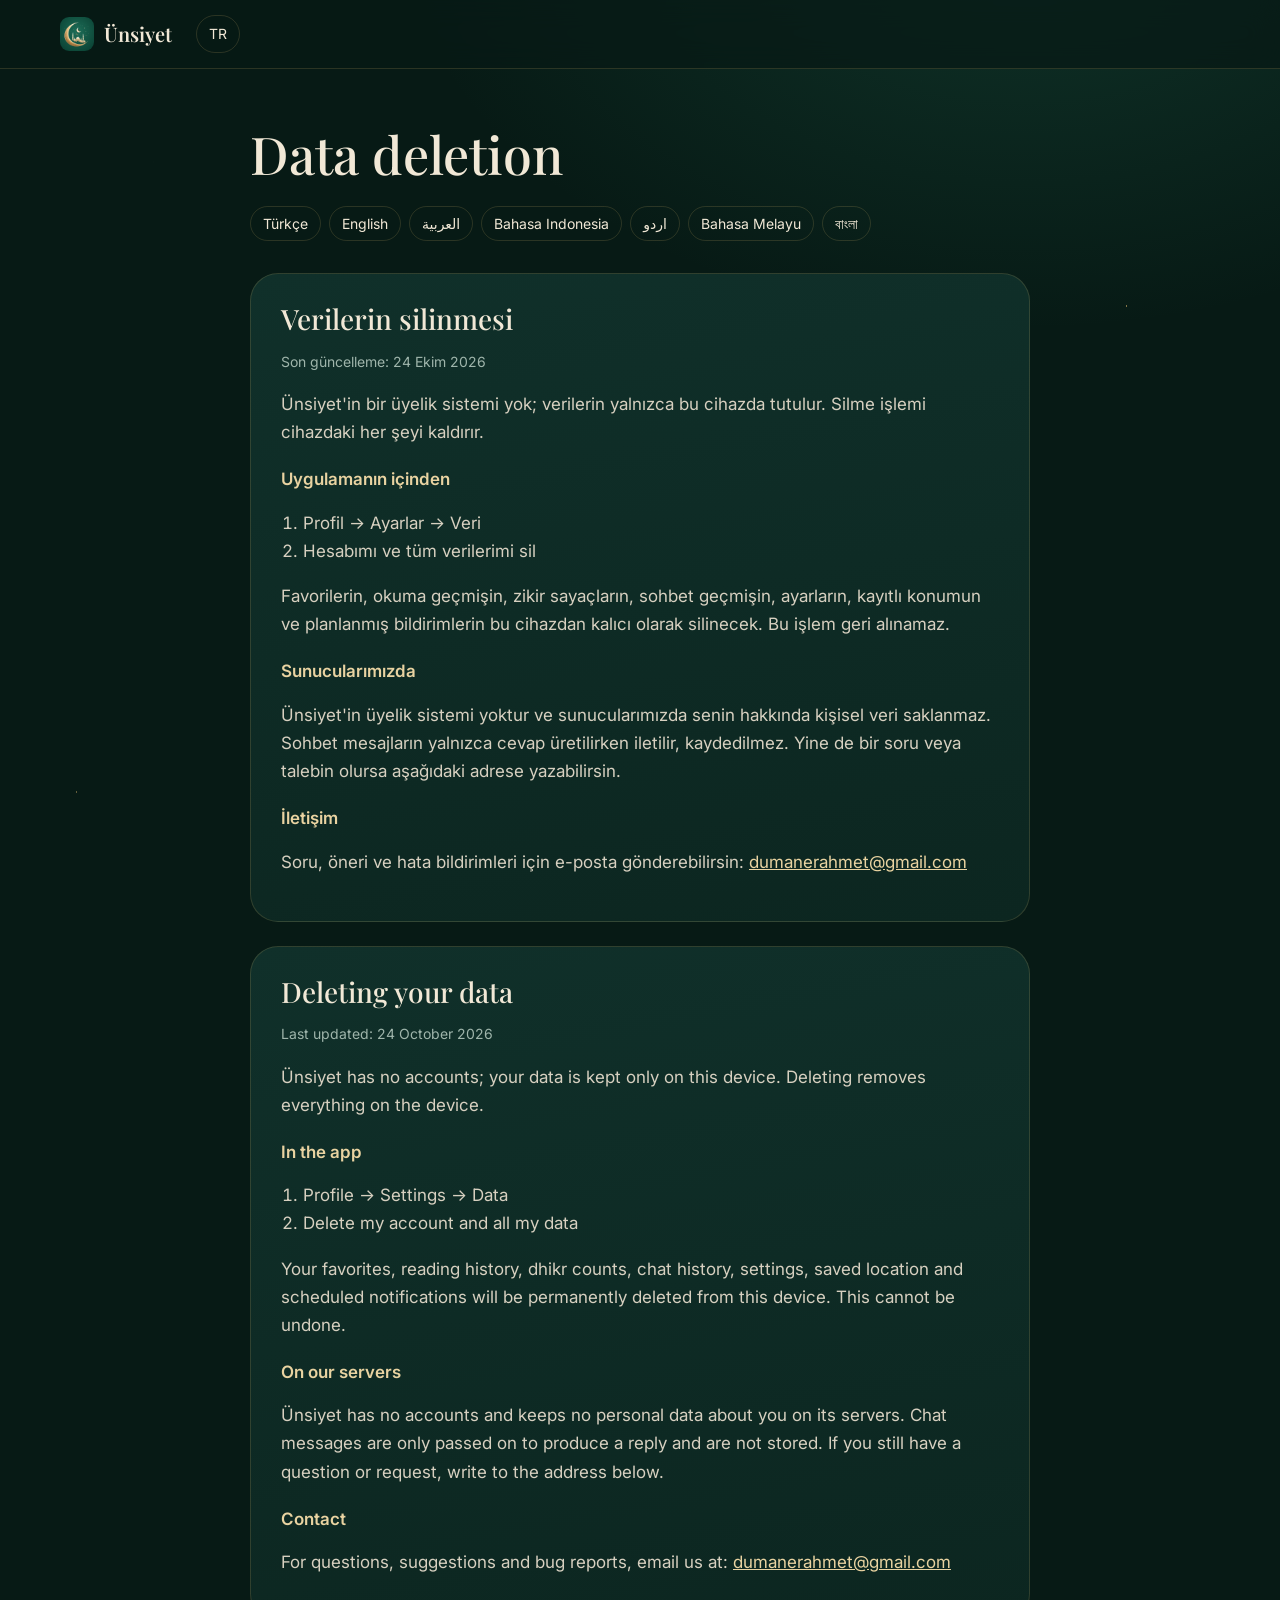
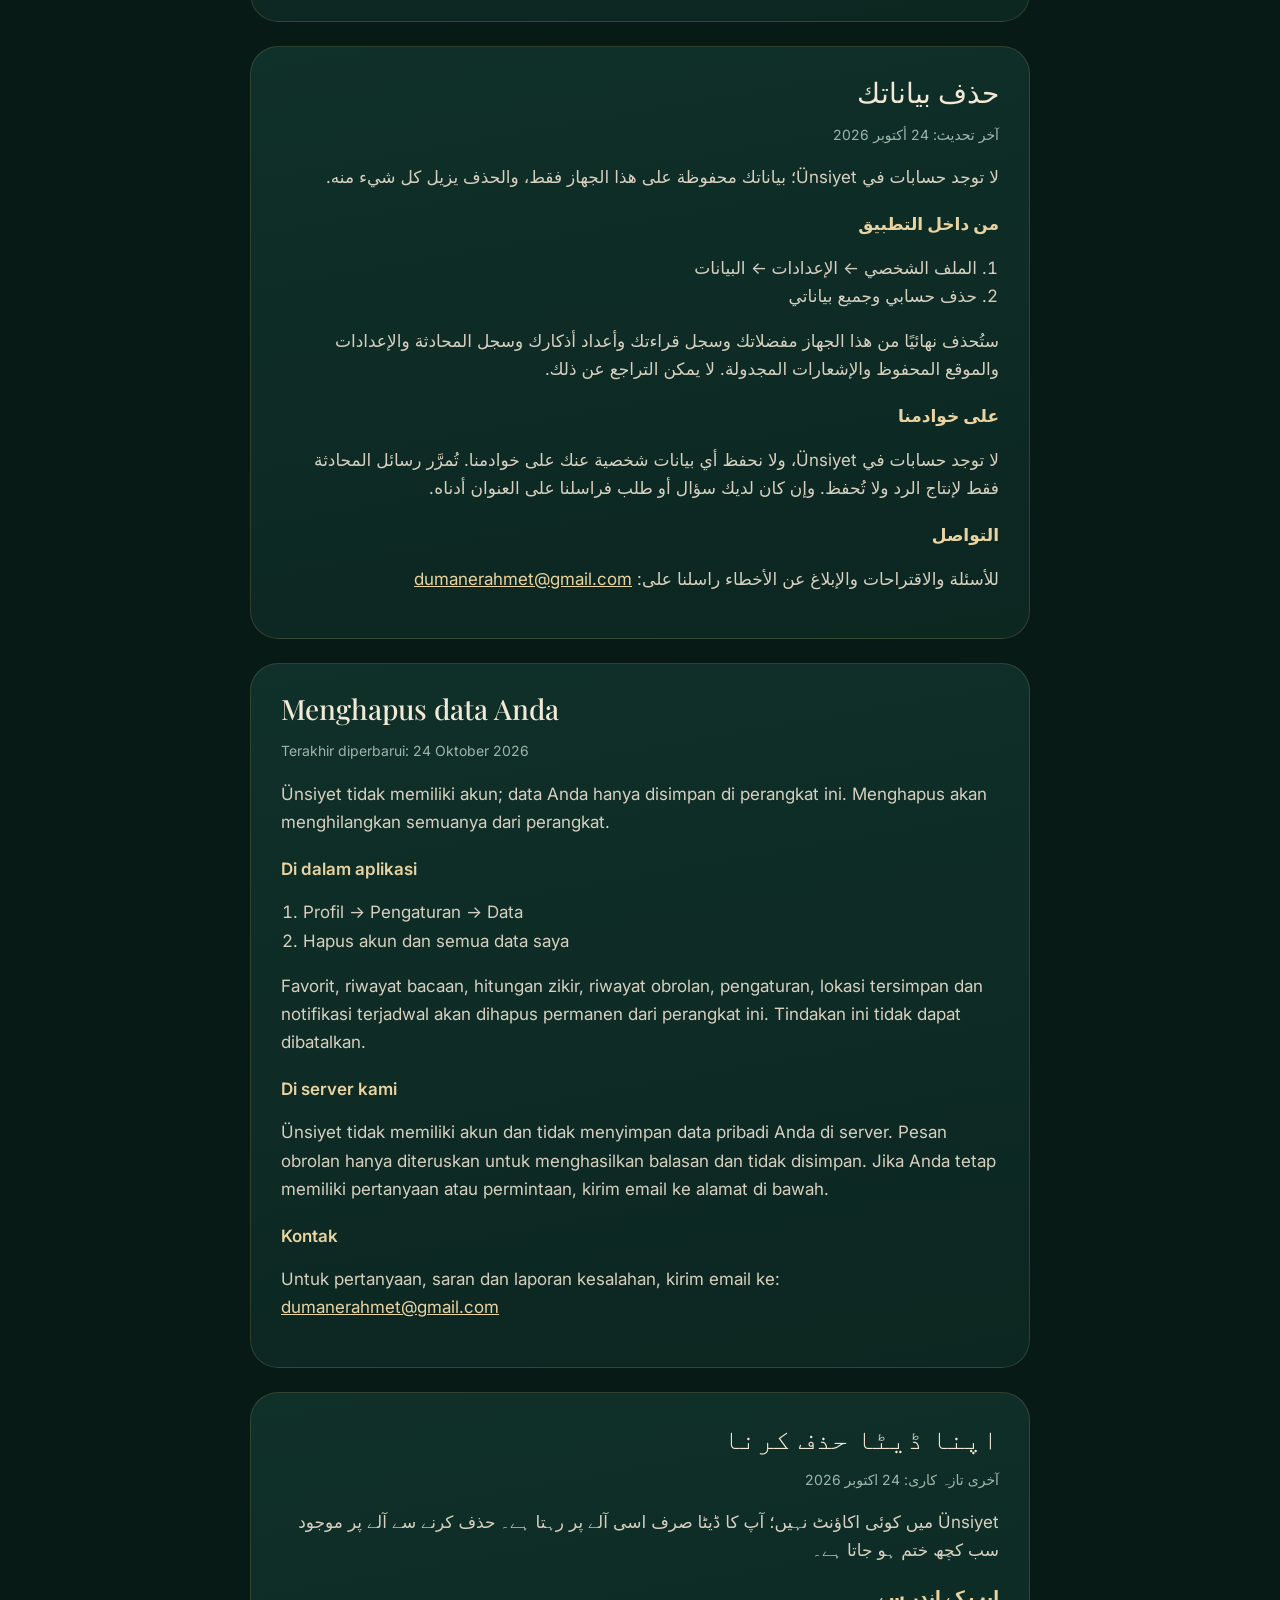
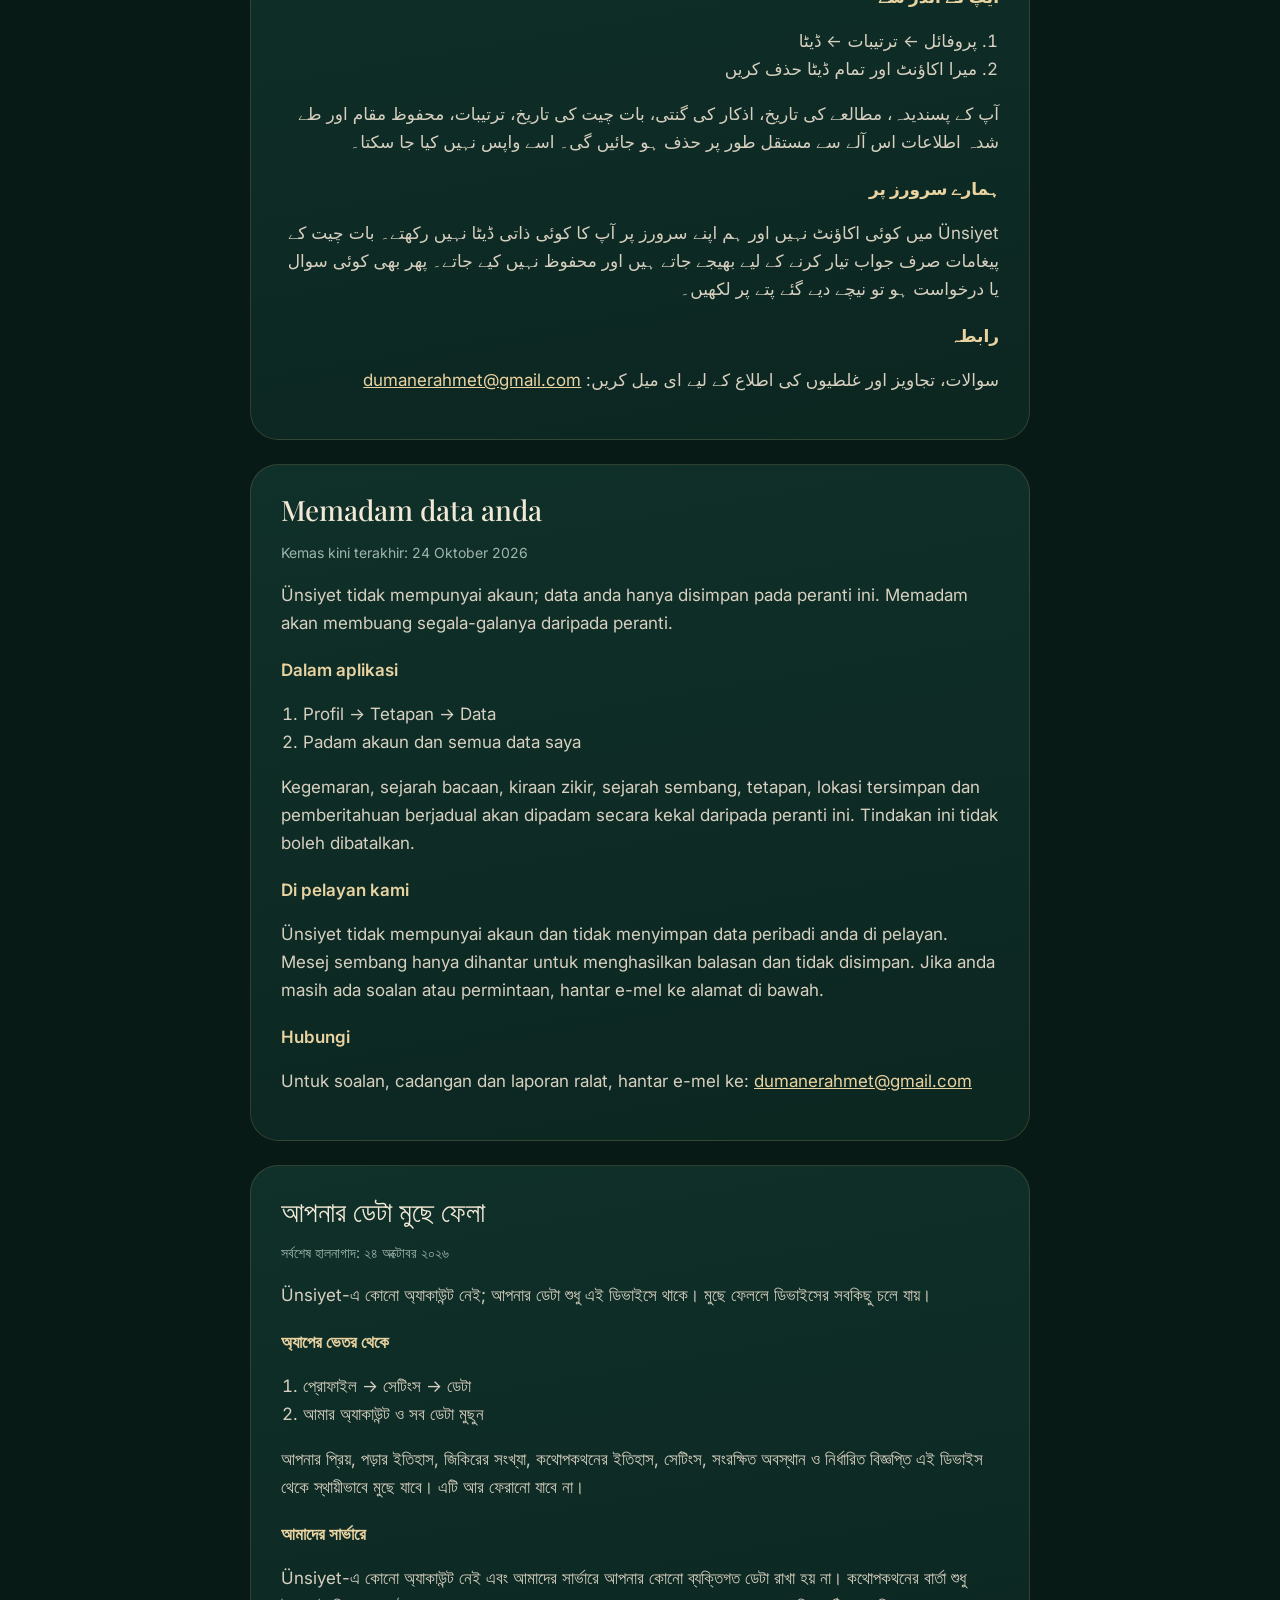
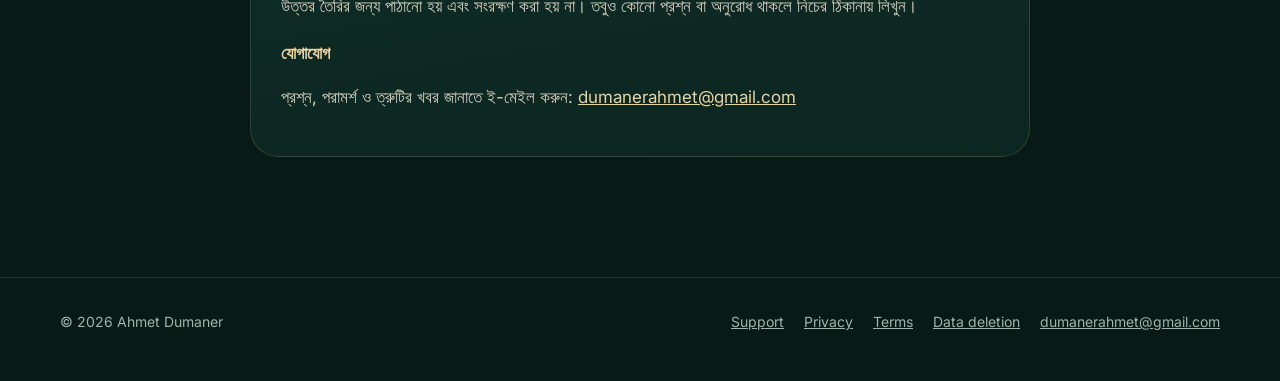
<file: unsiyet/delete-data.html>
<!doctype html>
<html lang="en" dir="ltr">
<head>
<meta charset="utf-8">
<meta name="viewport" content="width=device-width, initial-scale=1">
<title>Ünsiyet — Data deletion</title>
<meta name="description" content="Ünsiyet is an Islamic lifestyle app with prayer times, qibla, the Holy Quran, hadiths, duas and dhikr, and a chat that suggests verses for how you feel.">
<meta name="theme-color" content="#071a15">
<link rel="canonical" href="https://dumaner.com.tr/unsiyet/delete-data.html">
<link rel="alternate" hreflang="tr" href="https://dumaner.com.tr/">
<link rel="alternate" hreflang="en" href="https://dumaner.com.tr/en/">
<meta property="og:title" content="Ünsiyet — Data deletion">
<meta property="og:description" content="Ünsiyet is an Islamic lifestyle app with prayer times, qibla, the Holy Quran, hadiths, duas and dhikr, and a chat that suggests verses for how you feel.">
<meta property="og:image" content="https://dumaner.com.tr/assets/og.png">
<meta property="og:url" content="https://dumaner.com.tr/unsiyet/delete-data.html">
<link rel="icon" href="/assets/icon-192.png">
<link rel="apple-touch-icon" href="/assets/icon-192.png">
<link rel="preconnect" href="https://fonts.googleapis.com">
<link rel="preconnect" href="https://fonts.gstatic.com" crossorigin>
<link rel="stylesheet" href="https://fonts.googleapis.com/css2?family=Amiri&family=Inter:wght@400;500;600&family=Playfair+Display:wght@500;600&display=swap">
<link rel="stylesheet" href="/assets/styles.css">
</head>
<body>
<header class="top"><div class="wrap">
<a class="brand" href="/en/"><img src="/assets/icon-192.png" alt=""><span>Ünsiyet</span></a>
<a class="lang" href="/" hreflang="tr">TR</a>
</div></header>
<main class="doc"><div class="wrap">
<h1>Data deletion</h1>
<nav class="langs" aria-label="Language"><a href="#tr" hreflang="tr">Türkçe</a><a href="#en" hreflang="en">English</a><a href="#ar" hreflang="ar">العربية</a><a href="#id" hreflang="id">Bahasa Indonesia</a><a href="#ur" hreflang="ur">اردو</a><a href="#ms" hreflang="ms">Bahasa Melayu</a><a href="#bn" hreflang="bn">বাংলা</a></nav>
<section id="tr" lang="tr" dir="ltr"><h2>Verilerin silinmesi</h2><p class="muted">Son güncelleme: 24 Ekim 2026</p><p>Ünsiyet'in bir üyelik sistemi yok; verilerin yalnızca bu cihazda tutulur. Silme işlemi cihazdaki her şeyi kaldırır.</p><h3>Uygulamanın içinden</h3><ol><li>Profil → Ayarlar → Veri</li><li>Hesabımı ve tüm verilerimi sil</li></ol><p>Favorilerin, okuma geçmişin, zikir sayaçların, sohbet geçmişin, ayarların, kayıtlı konumun ve planlanmış bildirimlerin bu cihazdan kalıcı olarak silinecek. Bu işlem geri alınamaz.</p><h3>Sunucularımızda</h3><p>Ünsiyet'in üyelik sistemi yoktur ve sunucularımızda senin hakkında kişisel veri saklanmaz. Sohbet mesajların yalnızca cevap üretilirken iletilir, kaydedilmez. Yine de bir soru veya talebin olursa aşağıdaki adrese yazabilirsin.</p><h3>İletişim</h3><p>Soru, öneri ve hata bildirimleri için e-posta gönderebilirsin: <a href="mailto:dumanerahmet@gmail.com">dumanerahmet@gmail.com</a></p></section>
<section id="en" lang="en" dir="ltr"><h2>Deleting your data</h2><p class="muted">Last updated: 24 October 2026</p><p>Ünsiyet has no accounts; your data is kept only on this device. Deleting removes everything on the device.</p><h3>In the app</h3><ol><li>Profile → Settings → Data</li><li>Delete my account and all my data</li></ol><p>Your favorites, reading history, dhikr counts, chat history, settings, saved location and scheduled notifications will be permanently deleted from this device. This cannot be undone.</p><h3>On our servers</h3><p>Ünsiyet has no accounts and keeps no personal data about you on its servers. Chat messages are only passed on to produce a reply and are not stored. If you still have a question or request, write to the address below.</p><h3>Contact</h3><p>For questions, suggestions and bug reports, email us at: <a href="mailto:dumanerahmet@gmail.com">dumanerahmet@gmail.com</a></p></section>
<section id="ar" lang="ar" dir="rtl"><h2>حذف بياناتك</h2><p class="muted">آخر تحديث: 24 أكتوبر 2026</p><p>لا توجد حسابات في Ünsiyet؛ بياناتك محفوظة على هذا الجهاز فقط، والحذف يزيل كل شيء منه.</p><h3>من داخل التطبيق</h3><ol><li>الملف الشخصي ← الإعدادات ← البيانات</li><li>حذف حسابي وجميع بياناتي</li></ol><p>ستُحذف نهائيًا من هذا الجهاز مفضلاتك وسجل قراءتك وأعداد أذكارك وسجل المحادثة والإعدادات والموقع المحفوظ والإشعارات المجدولة. لا يمكن التراجع عن ذلك.</p><h3>على خوادمنا</h3><p>لا توجد حسابات في Ünsiyet، ولا نحفظ أي بيانات شخصية عنك على خوادمنا. تُمرَّر رسائل المحادثة فقط لإنتاج الرد ولا تُحفظ. وإن كان لديك سؤال أو طلب فراسلنا على العنوان أدناه.</p><h3>التواصل</h3><p>للأسئلة والاقتراحات والإبلاغ عن الأخطاء راسلنا على: <a href="mailto:dumanerahmet@gmail.com">dumanerahmet@gmail.com</a></p></section>
<section id="id" lang="id" dir="ltr"><h2>Menghapus data Anda</h2><p class="muted">Terakhir diperbarui: 24 Oktober 2026</p><p>Ünsiyet tidak memiliki akun; data Anda hanya disimpan di perangkat ini. Menghapus akan menghilangkan semuanya dari perangkat.</p><h3>Di dalam aplikasi</h3><ol><li>Profil → Pengaturan → Data</li><li>Hapus akun dan semua data saya</li></ol><p>Favorit, riwayat bacaan, hitungan zikir, riwayat obrolan, pengaturan, lokasi tersimpan dan notifikasi terjadwal akan dihapus permanen dari perangkat ini. Tindakan ini tidak dapat dibatalkan.</p><h3>Di server kami</h3><p>Ünsiyet tidak memiliki akun dan tidak menyimpan data pribadi Anda di server. Pesan obrolan hanya diteruskan untuk menghasilkan balasan dan tidak disimpan. Jika Anda tetap memiliki pertanyaan atau permintaan, kirim email ke alamat di bawah.</p><h3>Kontak</h3><p>Untuk pertanyaan, saran dan laporan kesalahan, kirim email ke: <a href="mailto:dumanerahmet@gmail.com">dumanerahmet@gmail.com</a></p></section>
<section id="ur" lang="ur" dir="rtl"><h2>اپنا ڈیٹا حذف کرنا</h2><p class="muted">آخری تازہ کاری: 24 اکتوبر 2026</p><p>Ünsiyet میں کوئی اکاؤنٹ نہیں؛ آپ کا ڈیٹا صرف اسی آلے پر رہتا ہے۔ حذف کرنے سے آلے پر موجود سب کچھ ختم ہو جاتا ہے۔</p><h3>ایپ کے اندر سے</h3><ol><li>پروفائل ← ترتیبات ← ڈیٹا</li><li>میرا اکاؤنٹ اور تمام ڈیٹا حذف کریں</li></ol><p>آپ کے پسندیدہ، مطالعے کی تاریخ، اذکار کی گنتی، بات چیت کی تاریخ، ترتیبات، محفوظ مقام اور طے شدہ اطلاعات اس آلے سے مستقل طور پر حذف ہو جائیں گی۔ اسے واپس نہیں کیا جا سکتا۔</p><h3>ہمارے سرورز پر</h3><p>Ünsiyet میں کوئی اکاؤنٹ نہیں اور ہم اپنے سرورز پر آپ کا کوئی ذاتی ڈیٹا نہیں رکھتے۔ بات چیت کے پیغامات صرف جواب تیار کرنے کے لیے بھیجے جاتے ہیں اور محفوظ نہیں کیے جاتے۔ پھر بھی کوئی سوال یا درخواست ہو تو نیچے دیے گئے پتے پر لکھیں۔</p><h3>رابطہ</h3><p>سوالات، تجاویز اور غلطیوں کی اطلاع کے لیے ای میل کریں: <a href="mailto:dumanerahmet@gmail.com">dumanerahmet@gmail.com</a></p></section>
<section id="ms" lang="ms" dir="ltr"><h2>Memadam data anda</h2><p class="muted">Kemas kini terakhir: 24 Oktober 2026</p><p>Ünsiyet tidak mempunyai akaun; data anda hanya disimpan pada peranti ini. Memadam akan membuang segala-galanya daripada peranti.</p><h3>Dalam aplikasi</h3><ol><li>Profil → Tetapan → Data</li><li>Padam akaun dan semua data saya</li></ol><p>Kegemaran, sejarah bacaan, kiraan zikir, sejarah sembang, tetapan, lokasi tersimpan dan pemberitahuan berjadual akan dipadam secara kekal daripada peranti ini. Tindakan ini tidak boleh dibatalkan.</p><h3>Di pelayan kami</h3><p>Ünsiyet tidak mempunyai akaun dan tidak menyimpan data peribadi anda di pelayan. Mesej sembang hanya dihantar untuk menghasilkan balasan dan tidak disimpan. Jika anda masih ada soalan atau permintaan, hantar e-mel ke alamat di bawah.</p><h3>Hubungi</h3><p>Untuk soalan, cadangan dan laporan ralat, hantar e-mel ke: <a href="mailto:dumanerahmet@gmail.com">dumanerahmet@gmail.com</a></p></section>
<section id="bn" lang="bn" dir="ltr"><h2>আপনার ডেটা মুছে ফেলা</h2><p class="muted">সর্বশেষ হালনাগাদ: ২৪ অক্টোবর ২০২৬</p><p>Ünsiyet-এ কোনো অ্যাকাউন্ট নেই; আপনার ডেটা শুধু এই ডিভাইসে থাকে। মুছে ফেললে ডিভাইসের সবকিছু চলে যায়।</p><h3>অ্যাপের ভেতর থেকে</h3><ol><li>প্রোফাইল → সেটিংস → ডেটা</li><li>আমার অ্যাকাউন্ট ও সব ডেটা মুছুন</li></ol><p>আপনার প্রিয়, পড়ার ইতিহাস, জিকিরের সংখ্যা, কথোপকথনের ইতিহাস, সেটিংস, সংরক্ষিত অবস্থান ও নির্ধারিত বিজ্ঞপ্তি এই ডিভাইস থেকে স্থায়ীভাবে মুছে যাবে। এটি আর ফেরানো যাবে না।</p><h3>আমাদের সার্ভারে</h3><p>Ünsiyet-এ কোনো অ্যাকাউন্ট নেই এবং আমাদের সার্ভারে আপনার কোনো ব্যক্তিগত ডেটা রাখা হয় না। কথোপকথনের বার্তা শুধু উত্তর তৈরির জন্য পাঠানো হয় এবং সংরক্ষণ করা হয় না। তবুও কোনো প্রশ্ন বা অনুরোধ থাকলে নিচের ঠিকানায় লিখুন।</p><h3>যোগাযোগ</h3><p>প্রশ্ন, পরামর্শ ও ত্রুটির খবর জানাতে ই-মেইল করুন: <a href="mailto:dumanerahmet@gmail.com">dumanerahmet@gmail.com</a></p></section>
</div></main>
<footer class="site"><div class="wrap"><span>© 2026 Ahmet Dumaner</span><nav><a href="/unsiyet/support.html">Support</a><a href="/unsiyet/privacy.html">Privacy</a><a href="/unsiyet/terms.html">Terms</a><a href="/unsiyet/delete-data.html">Data deletion</a><a href="mailto:dumanerahmet@gmail.com">dumanerahmet@gmail.com</a></nav></div></footer>
</body>
</html>
</file>
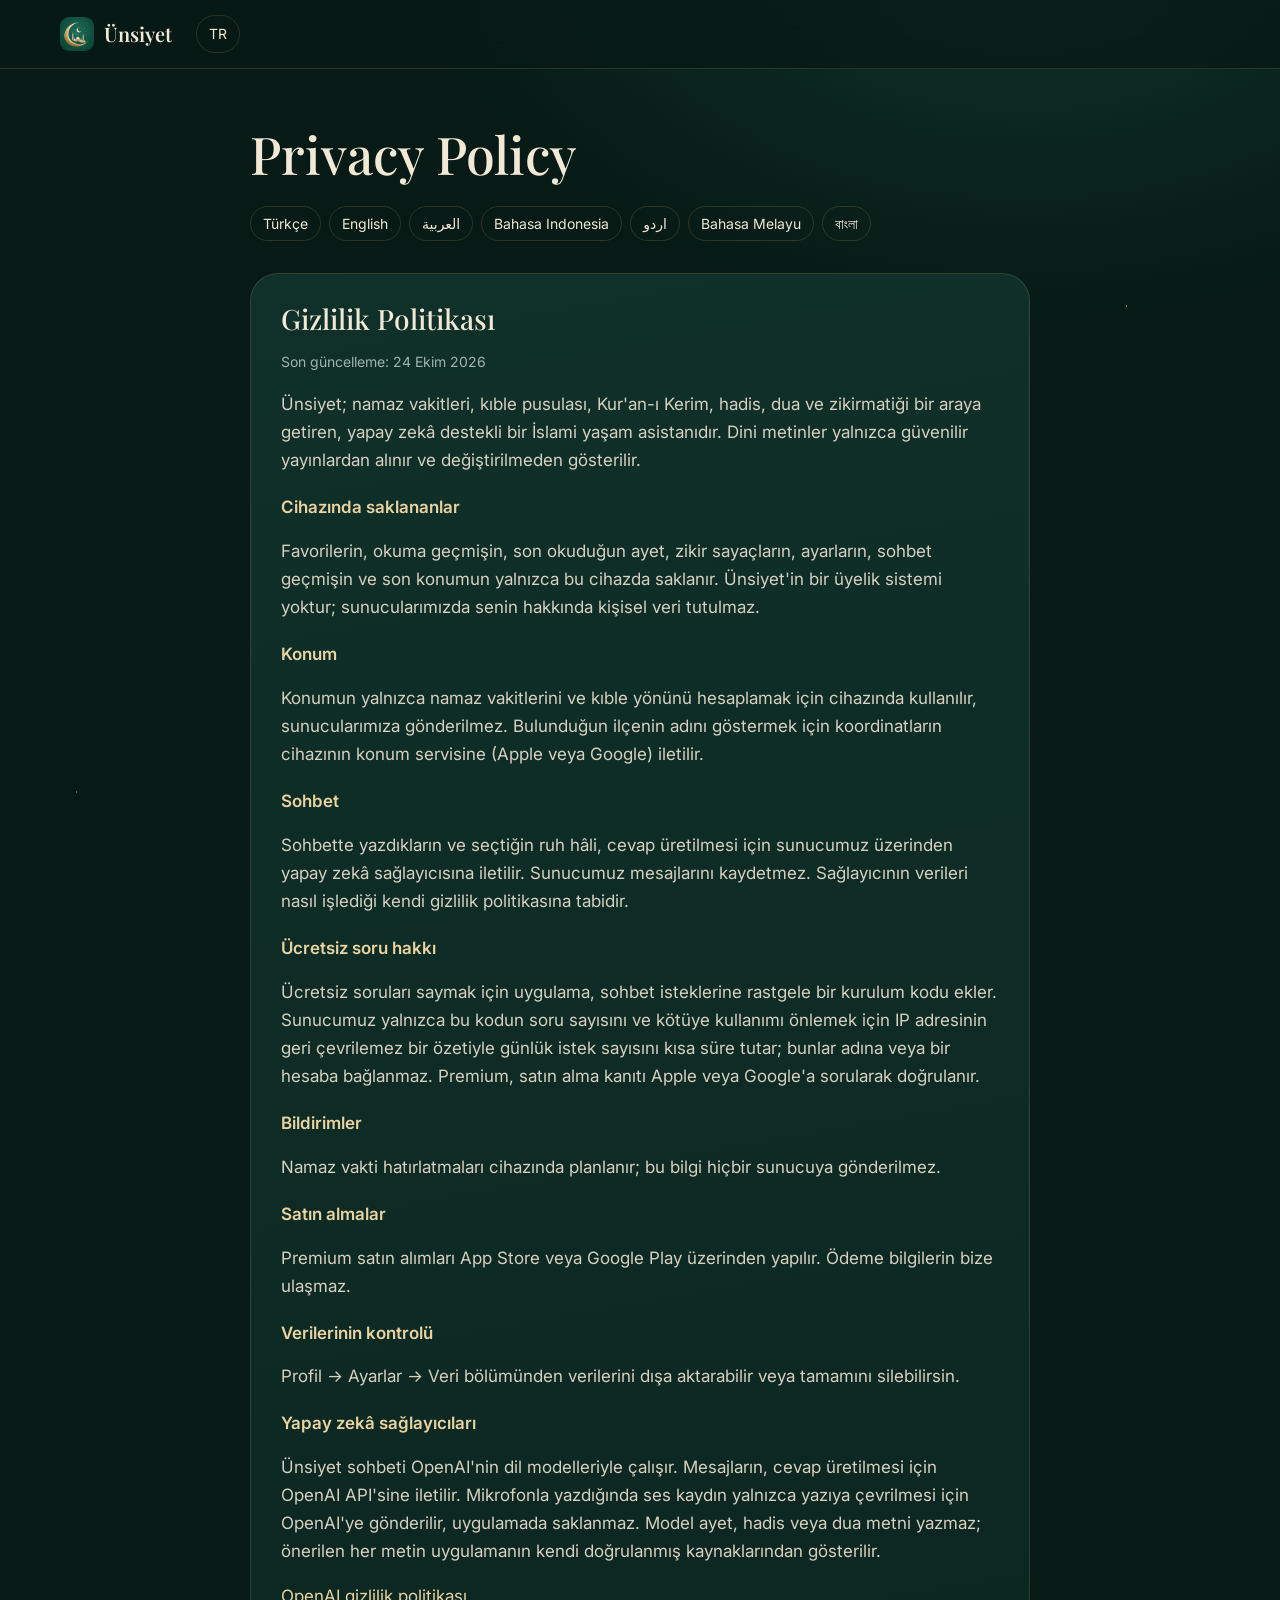
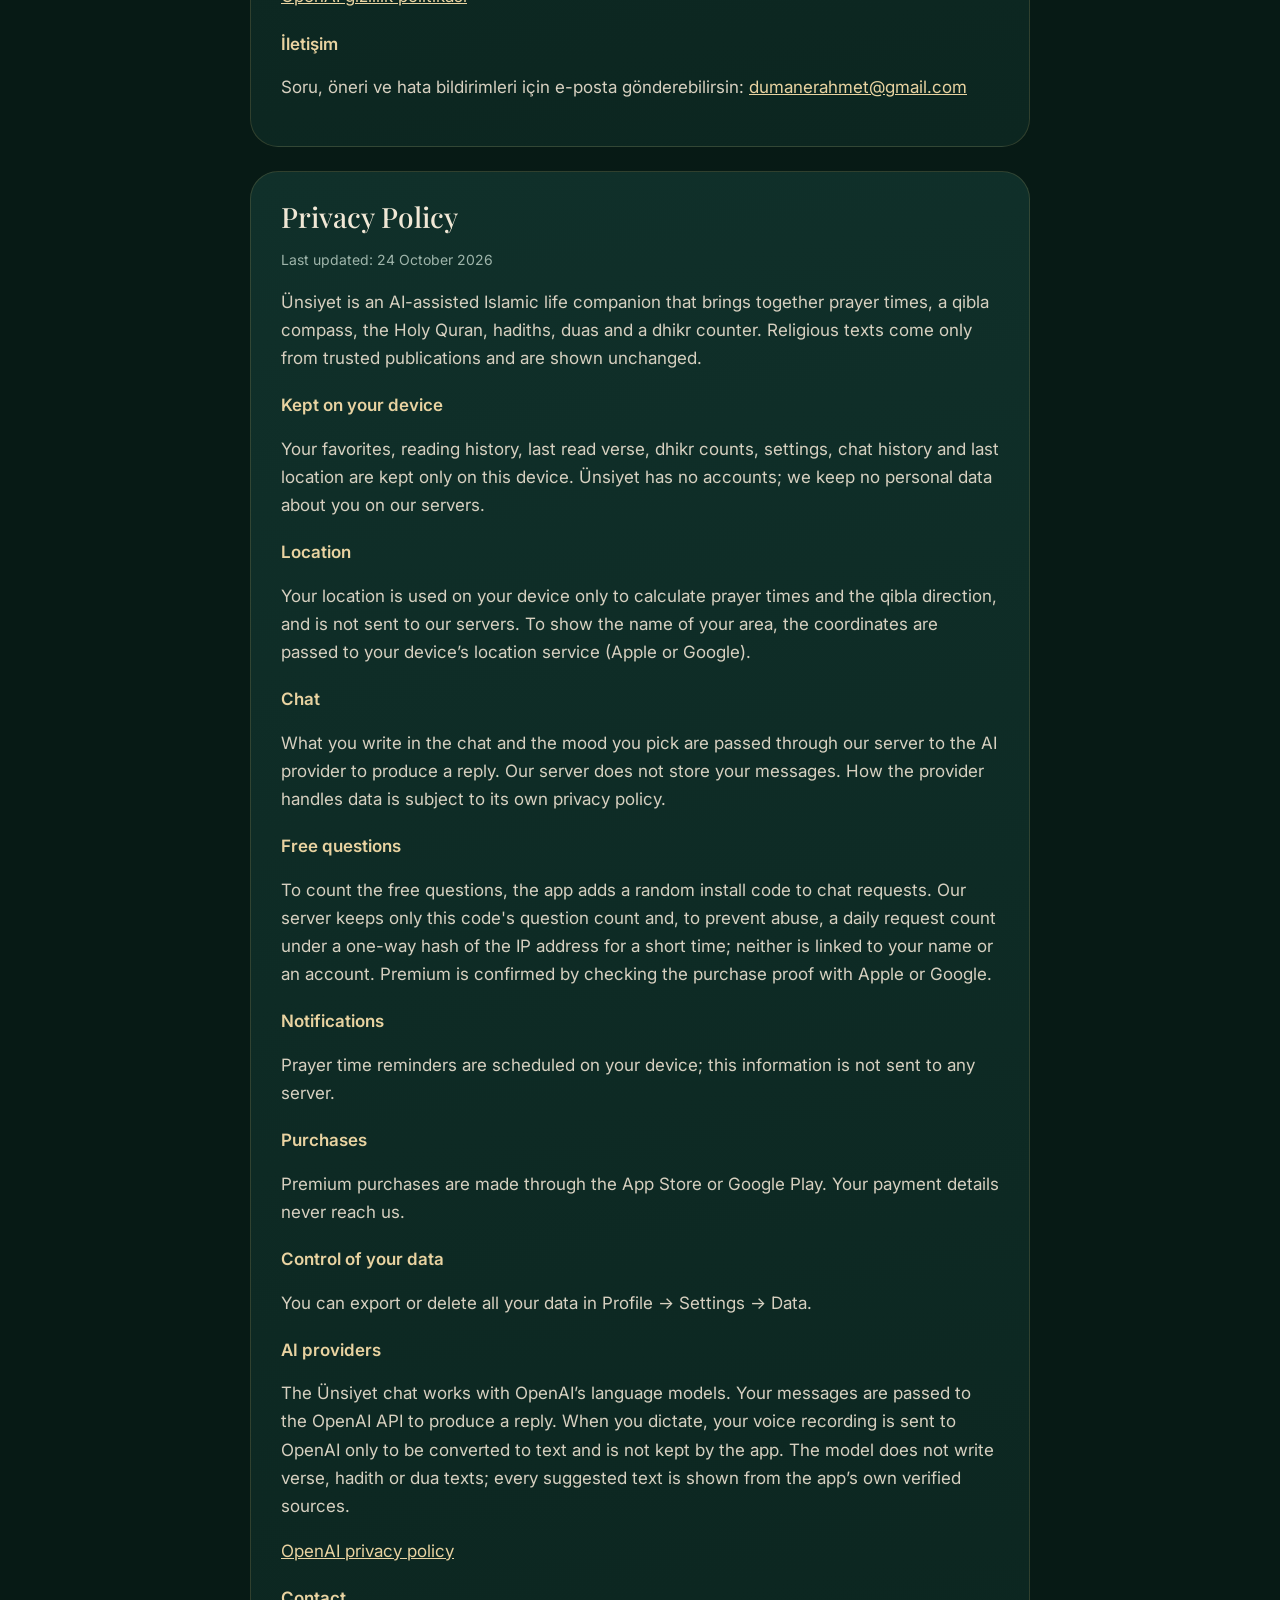
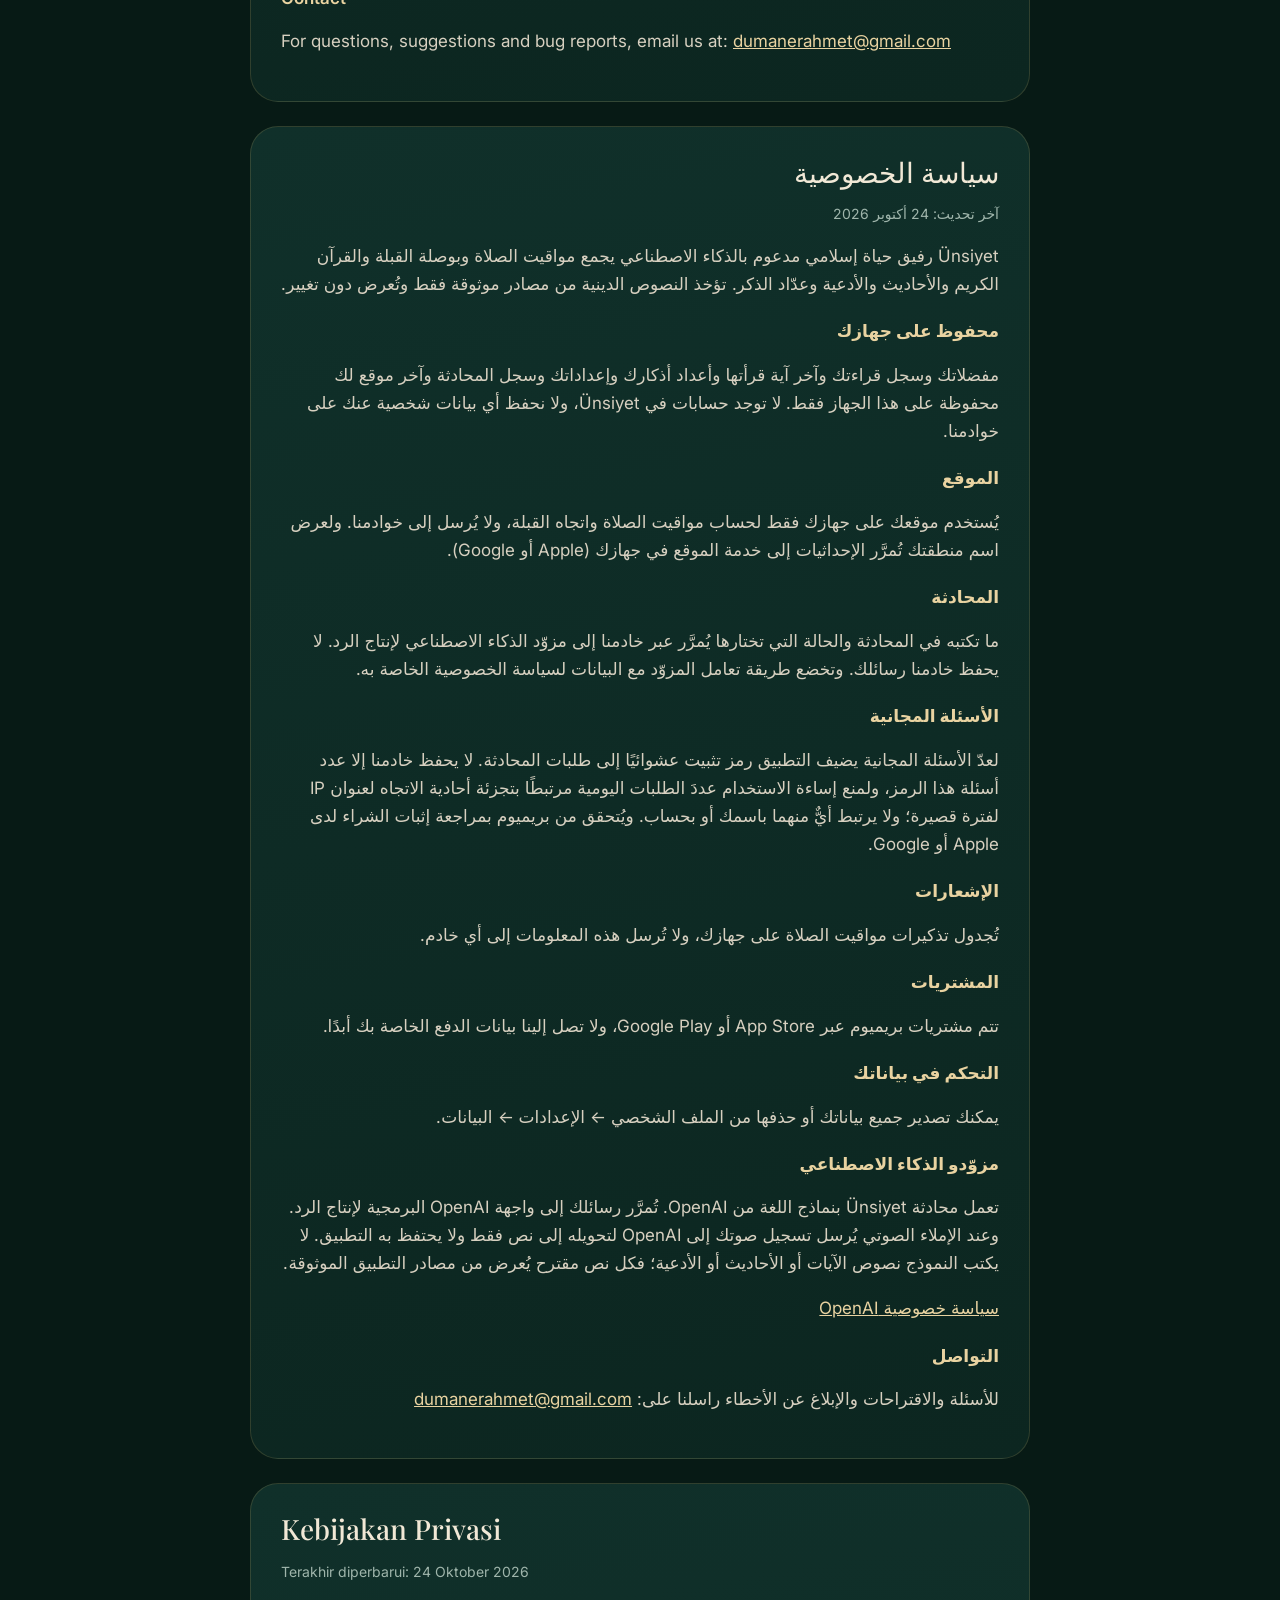
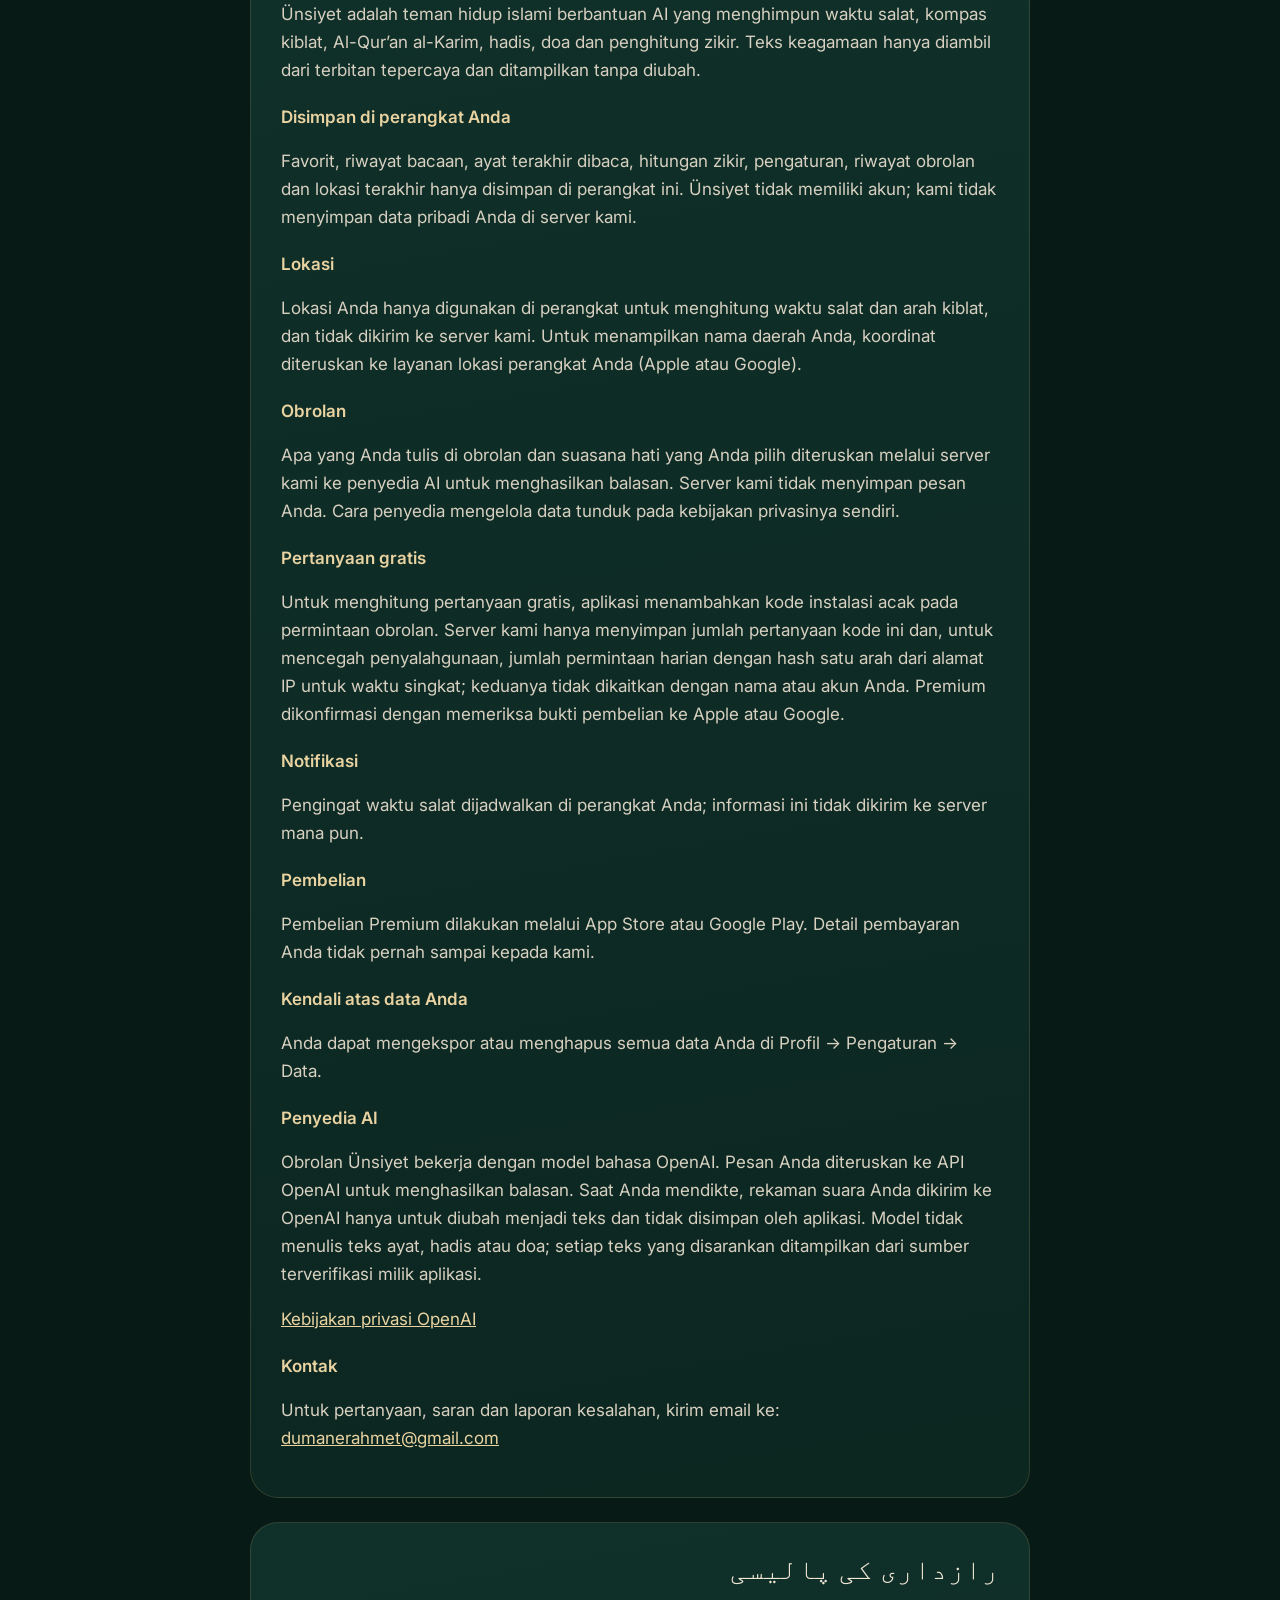
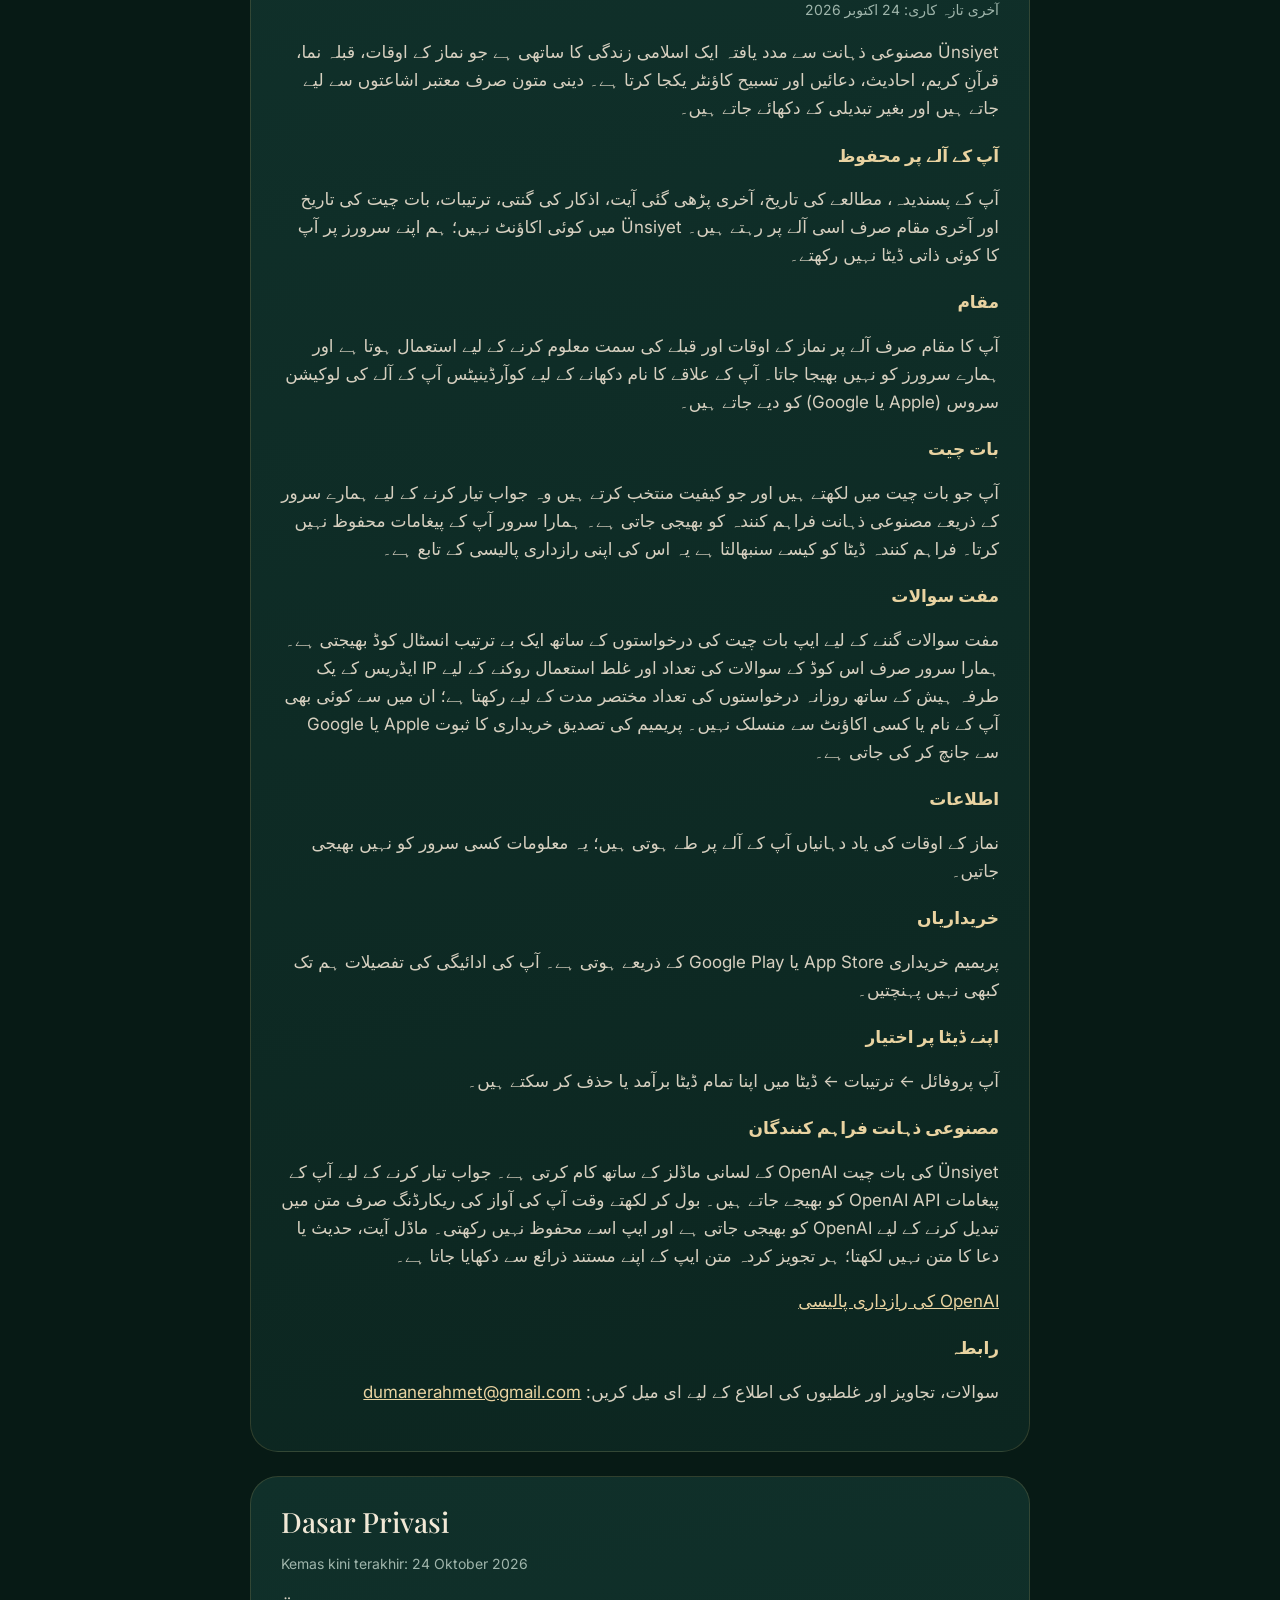
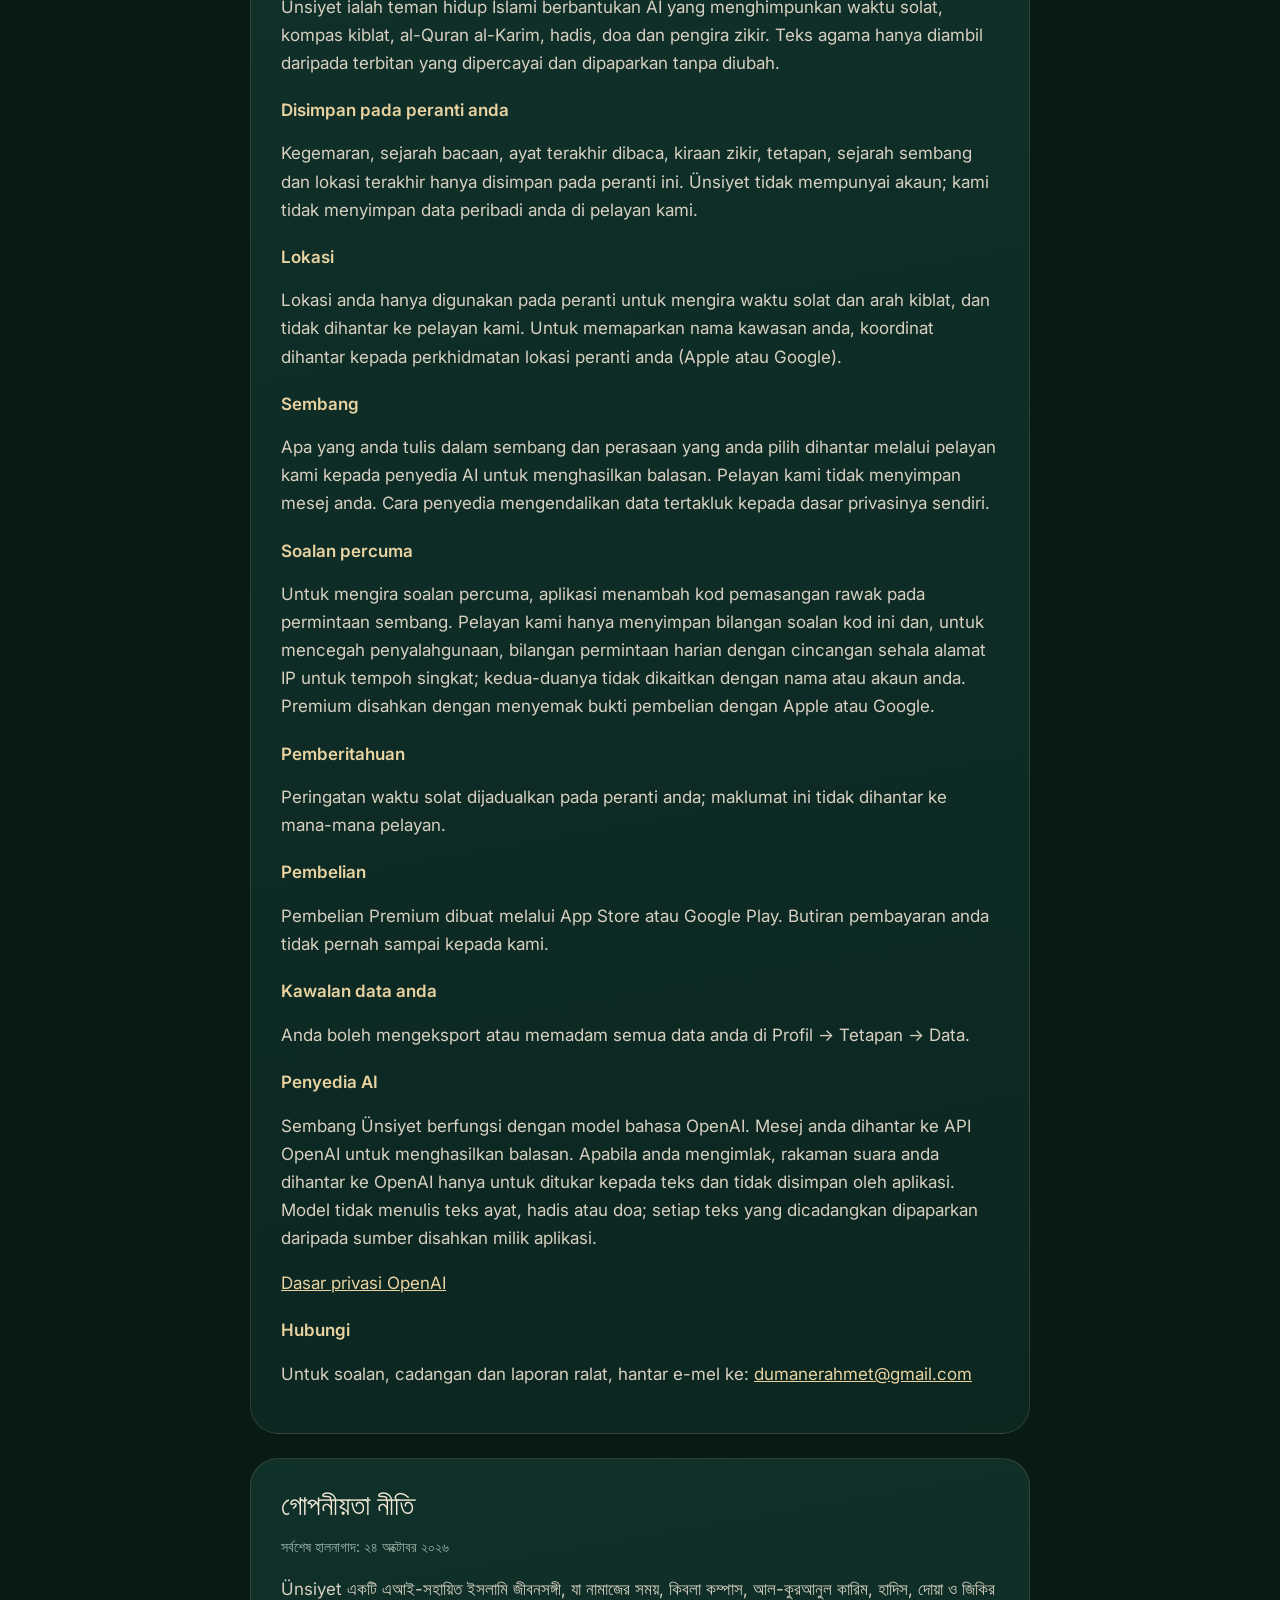
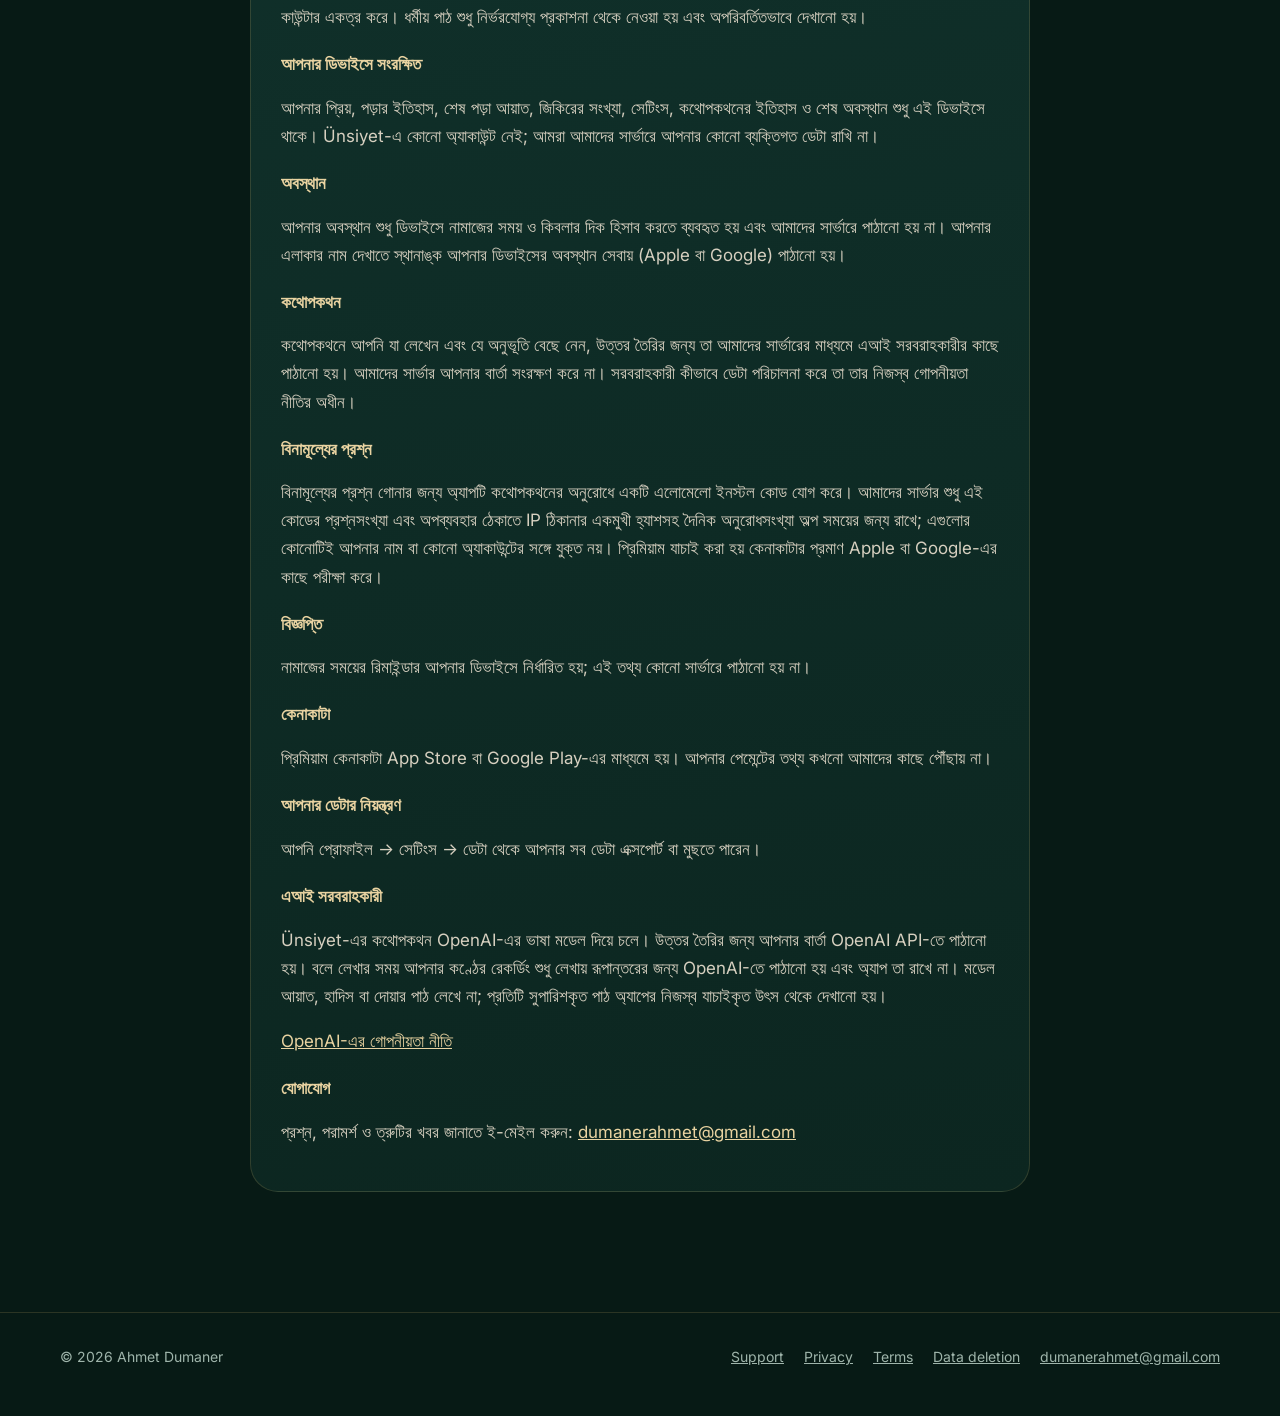
<file: unsiyet/privacy.html>
<!doctype html>
<html lang="en" dir="ltr">
<head>
<meta charset="utf-8">
<meta name="viewport" content="width=device-width, initial-scale=1">
<title>Ünsiyet — Privacy Policy</title>
<meta name="description" content="Ünsiyet is an Islamic lifestyle app with prayer times, qibla, the Holy Quran, hadiths, duas and dhikr, and a chat that suggests verses for how you feel.">
<meta name="theme-color" content="#071a15">
<link rel="canonical" href="https://dumaner.com.tr/unsiyet/privacy.html">
<link rel="alternate" hreflang="tr" href="https://dumaner.com.tr/">
<link rel="alternate" hreflang="en" href="https://dumaner.com.tr/en/">
<meta property="og:title" content="Ünsiyet — Privacy Policy">
<meta property="og:description" content="Ünsiyet is an Islamic lifestyle app with prayer times, qibla, the Holy Quran, hadiths, duas and dhikr, and a chat that suggests verses for how you feel.">
<meta property="og:image" content="https://dumaner.com.tr/assets/og.png">
<meta property="og:url" content="https://dumaner.com.tr/unsiyet/privacy.html">
<link rel="icon" href="/assets/icon-192.png">
<link rel="apple-touch-icon" href="/assets/icon-192.png">
<link rel="preconnect" href="https://fonts.googleapis.com">
<link rel="preconnect" href="https://fonts.gstatic.com" crossorigin>
<link rel="stylesheet" href="https://fonts.googleapis.com/css2?family=Amiri&family=Inter:wght@400;500;600&family=Playfair+Display:wght@500;600&display=swap">
<link rel="stylesheet" href="/assets/styles.css">
</head>
<body>
<header class="top"><div class="wrap">
<a class="brand" href="/en/"><img src="/assets/icon-192.png" alt=""><span>Ünsiyet</span></a>
<a class="lang" href="/" hreflang="tr">TR</a>
</div></header>
<main class="doc"><div class="wrap">
<h1>Privacy Policy</h1>
<nav class="langs" aria-label="Language"><a href="#tr" hreflang="tr">Türkçe</a><a href="#en" hreflang="en">English</a><a href="#ar" hreflang="ar">العربية</a><a href="#id" hreflang="id">Bahasa Indonesia</a><a href="#ur" hreflang="ur">اردو</a><a href="#ms" hreflang="ms">Bahasa Melayu</a><a href="#bn" hreflang="bn">বাংলা</a></nav>
<section id="tr" lang="tr" dir="ltr"><h2>Gizlilik Politikası</h2><p class="muted">Son güncelleme: 24 Ekim 2026</p><p>Ünsiyet; namaz vakitleri, kıble pusulası, Kur'an-ı Kerim, hadis, dua ve zikirmatiği bir araya getiren, yapay zekâ destekli bir İslami yaşam asistanıdır. Dini metinler yalnızca güvenilir yayınlardan alınır ve değiştirilmeden gösterilir.</p><h3>Cihazında saklananlar</h3><p>Favorilerin, okuma geçmişin, son okuduğun ayet, zikir sayaçların, ayarların, sohbet geçmişin ve son konumun yalnızca bu cihazda saklanır. Ünsiyet'in bir üyelik sistemi yoktur; sunucularımızda senin hakkında kişisel veri tutulmaz.</p><h3>Konum</h3><p>Konumun yalnızca namaz vakitlerini ve kıble yönünü hesaplamak için cihazında kullanılır, sunucularımıza gönderilmez. Bulunduğun ilçenin adını göstermek için koordinatların cihazının konum servisine (Apple veya Google) iletilir.</p><h3>Sohbet</h3><p>Sohbette yazdıkların ve seçtiğin ruh hâli, cevap üretilmesi için sunucumuz üzerinden yapay zekâ sağlayıcısına iletilir. Sunucumuz mesajlarını kaydetmez. Sağlayıcının verileri nasıl işlediği kendi gizlilik politikasına tabidir.</p><h3>Ücretsiz soru hakkı</h3><p>Ücretsiz soruları saymak için uygulama, sohbet isteklerine rastgele bir kurulum kodu ekler. Sunucumuz yalnızca bu kodun soru sayısını ve kötüye kullanımı önlemek için IP adresinin geri çevrilemez bir özetiyle günlük istek sayısını kısa süre tutar; bunlar adına veya bir hesaba bağlanmaz. Premium, satın alma kanıtı Apple veya Google'a sorularak doğrulanır.</p><h3>Bildirimler</h3><p>Namaz vakti hatırlatmaları cihazında planlanır; bu bilgi hiçbir sunucuya gönderilmez.</p><h3>Satın almalar</h3><p>Premium satın alımları App Store veya Google Play üzerinden yapılır. Ödeme bilgilerin bize ulaşmaz.</p><h3>Verilerinin kontrolü</h3><p>Profil → Ayarlar → Veri bölümünden verilerini dışa aktarabilir veya tamamını silebilirsin.</p><h3>Yapay zekâ sağlayıcıları</h3><p>Ünsiyet sohbeti OpenAI'nin dil modelleriyle çalışır. Mesajların, cevap üretilmesi için OpenAI API'sine iletilir. Mikrofonla yazdığında ses kaydın yalnızca yazıya çevrilmesi için OpenAI'ye gönderilir, uygulamada saklanmaz. Model ayet, hadis veya dua metni yazmaz; önerilen her metin uygulamanın kendi doğrulanmış kaynaklarından gösterilir.</p><p><a href="https://openai.com/policies/privacy-policy">OpenAI gizlilik politikası</a></p><h3>İletişim</h3><p>Soru, öneri ve hata bildirimleri için e-posta gönderebilirsin: <a href="mailto:dumanerahmet@gmail.com">dumanerahmet@gmail.com</a></p></section>
<section id="en" lang="en" dir="ltr"><h2>Privacy Policy</h2><p class="muted">Last updated: 24 October 2026</p><p>Ünsiyet is an AI-assisted Islamic life companion that brings together prayer times, a qibla compass, the Holy Quran, hadiths, duas and a dhikr counter. Religious texts come only from trusted publications and are shown unchanged.</p><h3>Kept on your device</h3><p>Your favorites, reading history, last read verse, dhikr counts, settings, chat history and last location are kept only on this device. Ünsiyet has no accounts; we keep no personal data about you on our servers.</p><h3>Location</h3><p>Your location is used on your device only to calculate prayer times and the qibla direction, and is not sent to our servers. To show the name of your area, the coordinates are passed to your device’s location service (Apple or Google).</p><h3>Chat</h3><p>What you write in the chat and the mood you pick are passed through our server to the AI provider to produce a reply. Our server does not store your messages. How the provider handles data is subject to its own privacy policy.</p><h3>Free questions</h3><p>To count the free questions, the app adds a random install code to chat requests. Our server keeps only this code's question count and, to prevent abuse, a daily request count under a one-way hash of the IP address for a short time; neither is linked to your name or an account. Premium is confirmed by checking the purchase proof with Apple or Google.</p><h3>Notifications</h3><p>Prayer time reminders are scheduled on your device; this information is not sent to any server.</p><h3>Purchases</h3><p>Premium purchases are made through the App Store or Google Play. Your payment details never reach us.</p><h3>Control of your data</h3><p>You can export or delete all your data in Profile → Settings → Data.</p><h3>AI providers</h3><p>The Ünsiyet chat works with OpenAI’s language models. Your messages are passed to the OpenAI API to produce a reply. When you dictate, your voice recording is sent to OpenAI only to be converted to text and is not kept by the app. The model does not write verse, hadith or dua texts; every suggested text is shown from the app’s own verified sources.</p><p><a href="https://openai.com/policies/privacy-policy">OpenAI privacy policy</a></p><h3>Contact</h3><p>For questions, suggestions and bug reports, email us at: <a href="mailto:dumanerahmet@gmail.com">dumanerahmet@gmail.com</a></p></section>
<section id="ar" lang="ar" dir="rtl"><h2>سياسة الخصوصية</h2><p class="muted">آخر تحديث: 24 أكتوبر 2026</p><p>Ünsiyet رفيق حياة إسلامي مدعوم بالذكاء الاصطناعي يجمع مواقيت الصلاة وبوصلة القبلة والقرآن الكريم والأحاديث والأدعية وعدّاد الذكر. تؤخذ النصوص الدينية من مصادر موثوقة فقط وتُعرض دون تغيير.</p><h3>محفوظ على جهازك</h3><p>مفضلاتك وسجل قراءتك وآخر آية قرأتها وأعداد أذكارك وإعداداتك وسجل المحادثة وآخر موقع لك محفوظة على هذا الجهاز فقط. لا توجد حسابات في Ünsiyet، ولا نحفظ أي بيانات شخصية عنك على خوادمنا.</p><h3>الموقع</h3><p>يُستخدم موقعك على جهازك فقط لحساب مواقيت الصلاة واتجاه القبلة، ولا يُرسل إلى خوادمنا. ولعرض اسم منطقتك تُمرَّر الإحداثيات إلى خدمة الموقع في جهازك (Apple أو Google).</p><h3>المحادثة</h3><p>ما تكتبه في المحادثة والحالة التي تختارها يُمرَّر عبر خادمنا إلى مزوّد الذكاء الاصطناعي لإنتاج الرد. لا يحفظ خادمنا رسائلك. وتخضع طريقة تعامل المزوّد مع البيانات لسياسة الخصوصية الخاصة به.</p><h3>الأسئلة المجانية</h3><p>لعدّ الأسئلة المجانية يضيف التطبيق رمز تثبيت عشوائيًا إلى طلبات المحادثة. لا يحفظ خادمنا إلا عدد أسئلة هذا الرمز، ولمنع إساءة الاستخدام عددَ الطلبات اليومية مرتبطًا بتجزئة أحادية الاتجاه لعنوان IP لفترة قصيرة؛ ولا يرتبط أيٌّ منهما باسمك أو بحساب. ويُتحقق من بريميوم بمراجعة إثبات الشراء لدى Apple أو Google.</p><h3>الإشعارات</h3><p>تُجدول تذكيرات مواقيت الصلاة على جهازك، ولا تُرسل هذه المعلومات إلى أي خادم.</p><h3>المشتريات</h3><p>تتم مشتريات بريميوم عبر App Store أو Google Play، ولا تصل إلينا بيانات الدفع الخاصة بك أبدًا.</p><h3>التحكم في بياناتك</h3><p>يمكنك تصدير جميع بياناتك أو حذفها من الملف الشخصي ← الإعدادات ← البيانات.</p><h3>مزوّدو الذكاء الاصطناعي</h3><p>تعمل محادثة Ünsiyet بنماذج اللغة من OpenAI. تُمرَّر رسائلك إلى واجهة OpenAI البرمجية لإنتاج الرد. وعند الإملاء الصوتي يُرسل تسجيل صوتك إلى OpenAI لتحويله إلى نص فقط ولا يحتفظ به التطبيق. لا يكتب النموذج نصوص الآيات أو الأحاديث أو الأدعية؛ فكل نص مقترح يُعرض من مصادر التطبيق الموثوقة.</p><p><a href="https://openai.com/policies/privacy-policy">سياسة خصوصية OpenAI</a></p><h3>التواصل</h3><p>للأسئلة والاقتراحات والإبلاغ عن الأخطاء راسلنا على: <a href="mailto:dumanerahmet@gmail.com">dumanerahmet@gmail.com</a></p></section>
<section id="id" lang="id" dir="ltr"><h2>Kebijakan Privasi</h2><p class="muted">Terakhir diperbarui: 24 Oktober 2026</p><p>Ünsiyet adalah teman hidup islami berbantuan AI yang menghimpun waktu salat, kompas kiblat, Al-Qur’an al-Karim, hadis, doa dan penghitung zikir. Teks keagamaan hanya diambil dari terbitan tepercaya dan ditampilkan tanpa diubah.</p><h3>Disimpan di perangkat Anda</h3><p>Favorit, riwayat bacaan, ayat terakhir dibaca, hitungan zikir, pengaturan, riwayat obrolan dan lokasi terakhir hanya disimpan di perangkat ini. Ünsiyet tidak memiliki akun; kami tidak menyimpan data pribadi Anda di server kami.</p><h3>Lokasi</h3><p>Lokasi Anda hanya digunakan di perangkat untuk menghitung waktu salat dan arah kiblat, dan tidak dikirim ke server kami. Untuk menampilkan nama daerah Anda, koordinat diteruskan ke layanan lokasi perangkat Anda (Apple atau Google).</p><h3>Obrolan</h3><p>Apa yang Anda tulis di obrolan dan suasana hati yang Anda pilih diteruskan melalui server kami ke penyedia AI untuk menghasilkan balasan. Server kami tidak menyimpan pesan Anda. Cara penyedia mengelola data tunduk pada kebijakan privasinya sendiri.</p><h3>Pertanyaan gratis</h3><p>Untuk menghitung pertanyaan gratis, aplikasi menambahkan kode instalasi acak pada permintaan obrolan. Server kami hanya menyimpan jumlah pertanyaan kode ini dan, untuk mencegah penyalahgunaan, jumlah permintaan harian dengan hash satu arah dari alamat IP untuk waktu singkat; keduanya tidak dikaitkan dengan nama atau akun Anda. Premium dikonfirmasi dengan memeriksa bukti pembelian ke Apple atau Google.</p><h3>Notifikasi</h3><p>Pengingat waktu salat dijadwalkan di perangkat Anda; informasi ini tidak dikirim ke server mana pun.</p><h3>Pembelian</h3><p>Pembelian Premium dilakukan melalui App Store atau Google Play. Detail pembayaran Anda tidak pernah sampai kepada kami.</p><h3>Kendali atas data Anda</h3><p>Anda dapat mengekspor atau menghapus semua data Anda di Profil → Pengaturan → Data.</p><h3>Penyedia AI</h3><p>Obrolan Ünsiyet bekerja dengan model bahasa OpenAI. Pesan Anda diteruskan ke API OpenAI untuk menghasilkan balasan. Saat Anda mendikte, rekaman suara Anda dikirim ke OpenAI hanya untuk diubah menjadi teks dan tidak disimpan oleh aplikasi. Model tidak menulis teks ayat, hadis atau doa; setiap teks yang disarankan ditampilkan dari sumber terverifikasi milik aplikasi.</p><p><a href="https://openai.com/policies/privacy-policy">Kebijakan privasi OpenAI</a></p><h3>Kontak</h3><p>Untuk pertanyaan, saran dan laporan kesalahan, kirim email ke: <a href="mailto:dumanerahmet@gmail.com">dumanerahmet@gmail.com</a></p></section>
<section id="ur" lang="ur" dir="rtl"><h2>رازداری کی پالیسی</h2><p class="muted">آخری تازہ کاری: 24 اکتوبر 2026</p><p>Ünsiyet مصنوعی ذہانت سے مدد یافتہ ایک اسلامی زندگی کا ساتھی ہے جو نماز کے اوقات، قبلہ نما، قرآنِ کریم، احادیث، دعائیں اور تسبیح کاؤنٹر یکجا کرتا ہے۔ دینی متون صرف معتبر اشاعتوں سے لیے جاتے ہیں اور بغیر تبدیلی کے دکھائے جاتے ہیں۔</p><h3>آپ کے آلے پر محفوظ</h3><p>آپ کے پسندیدہ، مطالعے کی تاریخ، آخری پڑھی گئی آیت، اذکار کی گنتی، ترتیبات، بات چیت کی تاریخ اور آخری مقام صرف اسی آلے پر رہتے ہیں۔ Ünsiyet میں کوئی اکاؤنٹ نہیں؛ ہم اپنے سرورز پر آپ کا کوئی ذاتی ڈیٹا نہیں رکھتے۔</p><h3>مقام</h3><p>آپ کا مقام صرف آلے پر نماز کے اوقات اور قبلے کی سمت معلوم کرنے کے لیے استعمال ہوتا ہے اور ہمارے سرورز کو نہیں بھیجا جاتا۔ آپ کے علاقے کا نام دکھانے کے لیے کوآرڈینیٹس آپ کے آلے کی لوکیشن سروس (Apple یا Google) کو دیے جاتے ہیں۔</p><h3>بات چیت</h3><p>آپ جو بات چیت میں لکھتے ہیں اور جو کیفیت منتخب کرتے ہیں وہ جواب تیار کرنے کے لیے ہمارے سرور کے ذریعے مصنوعی ذہانت فراہم کنندہ کو بھیجی جاتی ہے۔ ہمارا سرور آپ کے پیغامات محفوظ نہیں کرتا۔ فراہم کنندہ ڈیٹا کو کیسے سنبھالتا ہے یہ اس کی اپنی رازداری پالیسی کے تابع ہے۔</p><h3>مفت سوالات</h3><p>مفت سوالات گننے کے لیے ایپ بات چیت کی درخواستوں کے ساتھ ایک بے ترتیب انسٹال کوڈ بھیجتی ہے۔ ہمارا سرور صرف اس کوڈ کے سوالات کی تعداد اور غلط استعمال روکنے کے لیے IP ایڈریس کے یک طرفہ ہیش کے ساتھ روزانہ درخواستوں کی تعداد مختصر مدت کے لیے رکھتا ہے؛ ان میں سے کوئی بھی آپ کے نام یا کسی اکاؤنٹ سے منسلک نہیں۔ پریمیم کی تصدیق خریداری کا ثبوت Apple یا Google سے جانچ کر کی جاتی ہے۔</p><h3>اطلاعات</h3><p>نماز کے اوقات کی یاد دہانیاں آپ کے آلے پر طے ہوتی ہیں؛ یہ معلومات کسی سرور کو نہیں بھیجی جاتیں۔</p><h3>خریداریاں</h3><p>پریمیم خریداری App Store یا Google Play کے ذریعے ہوتی ہے۔ آپ کی ادائیگی کی تفصیلات ہم تک کبھی نہیں پہنچتیں۔</p><h3>اپنے ڈیٹا پر اختیار</h3><p>آپ پروفائل ← ترتیبات ← ڈیٹا میں اپنا تمام ڈیٹا برآمد یا حذف کر سکتے ہیں۔</p><h3>مصنوعی ذہانت فراہم کنندگان</h3><p>Ünsiyet کی بات چیت OpenAI کے لسانی ماڈلز کے ساتھ کام کرتی ہے۔ جواب تیار کرنے کے لیے آپ کے پیغامات OpenAI API کو بھیجے جاتے ہیں۔ بول کر لکھتے وقت آپ کی آواز کی ریکارڈنگ صرف متن میں تبدیل کرنے کے لیے OpenAI کو بھیجی جاتی ہے اور ایپ اسے محفوظ نہیں رکھتی۔ ماڈل آیت، حدیث یا دعا کا متن نہیں لکھتا؛ ہر تجویز کردہ متن ایپ کے اپنے مستند ذرائع سے دکھایا جاتا ہے۔</p><p><a href="https://openai.com/policies/privacy-policy">OpenAI کی رازداری پالیسی</a></p><h3>رابطہ</h3><p>سوالات، تجاویز اور غلطیوں کی اطلاع کے لیے ای میل کریں: <a href="mailto:dumanerahmet@gmail.com">dumanerahmet@gmail.com</a></p></section>
<section id="ms" lang="ms" dir="ltr"><h2>Dasar Privasi</h2><p class="muted">Kemas kini terakhir: 24 Oktober 2026</p><p>Ünsiyet ialah teman hidup Islami berbantukan AI yang menghimpunkan waktu solat, kompas kiblat, al-Quran al-Karim, hadis, doa dan pengira zikir. Teks agama hanya diambil daripada terbitan yang dipercayai dan dipaparkan tanpa diubah.</p><h3>Disimpan pada peranti anda</h3><p>Kegemaran, sejarah bacaan, ayat terakhir dibaca, kiraan zikir, tetapan, sejarah sembang dan lokasi terakhir hanya disimpan pada peranti ini. Ünsiyet tidak mempunyai akaun; kami tidak menyimpan data peribadi anda di pelayan kami.</p><h3>Lokasi</h3><p>Lokasi anda hanya digunakan pada peranti untuk mengira waktu solat dan arah kiblat, dan tidak dihantar ke pelayan kami. Untuk memaparkan nama kawasan anda, koordinat dihantar kepada perkhidmatan lokasi peranti anda (Apple atau Google).</p><h3>Sembang</h3><p>Apa yang anda tulis dalam sembang dan perasaan yang anda pilih dihantar melalui pelayan kami kepada penyedia AI untuk menghasilkan balasan. Pelayan kami tidak menyimpan mesej anda. Cara penyedia mengendalikan data tertakluk kepada dasar privasinya sendiri.</p><h3>Soalan percuma</h3><p>Untuk mengira soalan percuma, aplikasi menambah kod pemasangan rawak pada permintaan sembang. Pelayan kami hanya menyimpan bilangan soalan kod ini dan, untuk mencegah penyalahgunaan, bilangan permintaan harian dengan cincangan sehala alamat IP untuk tempoh singkat; kedua-duanya tidak dikaitkan dengan nama atau akaun anda. Premium disahkan dengan menyemak bukti pembelian dengan Apple atau Google.</p><h3>Pemberitahuan</h3><p>Peringatan waktu solat dijadualkan pada peranti anda; maklumat ini tidak dihantar ke mana-mana pelayan.</p><h3>Pembelian</h3><p>Pembelian Premium dibuat melalui App Store atau Google Play. Butiran pembayaran anda tidak pernah sampai kepada kami.</p><h3>Kawalan data anda</h3><p>Anda boleh mengeksport atau memadam semua data anda di Profil → Tetapan → Data.</p><h3>Penyedia AI</h3><p>Sembang Ünsiyet berfungsi dengan model bahasa OpenAI. Mesej anda dihantar ke API OpenAI untuk menghasilkan balasan. Apabila anda mengimlak, rakaman suara anda dihantar ke OpenAI hanya untuk ditukar kepada teks dan tidak disimpan oleh aplikasi. Model tidak menulis teks ayat, hadis atau doa; setiap teks yang dicadangkan dipaparkan daripada sumber disahkan milik aplikasi.</p><p><a href="https://openai.com/policies/privacy-policy">Dasar privasi OpenAI</a></p><h3>Hubungi</h3><p>Untuk soalan, cadangan dan laporan ralat, hantar e-mel ke: <a href="mailto:dumanerahmet@gmail.com">dumanerahmet@gmail.com</a></p></section>
<section id="bn" lang="bn" dir="ltr"><h2>গোপনীয়তা নীতি</h2><p class="muted">সর্বশেষ হালনাগাদ: ২৪ অক্টোবর ২০২৬</p><p>Ünsiyet একটি এআই-সহায়িত ইসলামি জীবনসঙ্গী, যা নামাজের সময়, কিবলা কম্পাস, আল-কুরআনুল কারিম, হাদিস, দোয়া ও জিকির কাউন্টার একত্র করে। ধর্মীয় পাঠ শুধু নির্ভরযোগ্য প্রকাশনা থেকে নেওয়া হয় এবং অপরিবর্তিতভাবে দেখানো হয়।</p><h3>আপনার ডিভাইসে সংরক্ষিত</h3><p>আপনার প্রিয়, পড়ার ইতিহাস, শেষ পড়া আয়াত, জিকিরের সংখ্যা, সেটিংস, কথোপকথনের ইতিহাস ও শেষ অবস্থান শুধু এই ডিভাইসে থাকে। Ünsiyet-এ কোনো অ্যাকাউন্ট নেই; আমরা আমাদের সার্ভারে আপনার কোনো ব্যক্তিগত ডেটা রাখি না।</p><h3>অবস্থান</h3><p>আপনার অবস্থান শুধু ডিভাইসে নামাজের সময় ও কিবলার দিক হিসাব করতে ব্যবহৃত হয় এবং আমাদের সার্ভারে পাঠানো হয় না। আপনার এলাকার নাম দেখাতে স্থানাঙ্ক আপনার ডিভাইসের অবস্থান সেবায় (Apple বা Google) পাঠানো হয়।</p><h3>কথোপকথন</h3><p>কথোপকথনে আপনি যা লেখেন এবং যে অনুভূতি বেছে নেন, উত্তর তৈরির জন্য তা আমাদের সার্ভারের মাধ্যমে এআই সরবরাহকারীর কাছে পাঠানো হয়। আমাদের সার্ভার আপনার বার্তা সংরক্ষণ করে না। সরবরাহকারী কীভাবে ডেটা পরিচালনা করে তা তার নিজস্ব গোপনীয়তা নীতির অধীন।</p><h3>বিনামূল্যের প্রশ্ন</h3><p>বিনামূল্যের প্রশ্ন গোনার জন্য অ্যাপটি কথোপকথনের অনুরোধে একটি এলোমেলো ইনস্টল কোড যোগ করে। আমাদের সার্ভার শুধু এই কোডের প্রশ্নসংখ্যা এবং অপব্যবহার ঠেকাতে IP ঠিকানার একমুখী হ্যাশসহ দৈনিক অনুরোধসংখ্যা অল্প সময়ের জন্য রাখে; এগুলোর কোনোটিই আপনার নাম বা কোনো অ্যাকাউন্টের সঙ্গে যুক্ত নয়। প্রিমিয়াম যাচাই করা হয় কেনাকাটার প্রমাণ Apple বা Google-এর কাছে পরীক্ষা করে।</p><h3>বিজ্ঞপ্তি</h3><p>নামাজের সময়ের রিমাইন্ডার আপনার ডিভাইসে নির্ধারিত হয়; এই তথ্য কোনো সার্ভারে পাঠানো হয় না।</p><h3>কেনাকাটা</h3><p>প্রিমিয়াম কেনাকাটা App Store বা Google Play-এর মাধ্যমে হয়। আপনার পেমেন্টের তথ্য কখনো আমাদের কাছে পৌঁছায় না।</p><h3>আপনার ডেটার নিয়ন্ত্রণ</h3><p>আপনি প্রোফাইল → সেটিংস → ডেটা থেকে আপনার সব ডেটা এক্সপোর্ট বা মুছতে পারেন।</p><h3>এআই সরবরাহকারী</h3><p>Ünsiyet-এর কথোপকথন OpenAI-এর ভাষা মডেল দিয়ে চলে। উত্তর তৈরির জন্য আপনার বার্তা OpenAI API-তে পাঠানো হয়। বলে লেখার সময় আপনার কণ্ঠের রেকর্ডিং শুধু লেখায় রূপান্তরের জন্য OpenAI-তে পাঠানো হয় এবং অ্যাপ তা রাখে না। মডেল আয়াত, হাদিস বা দোয়ার পাঠ লেখে না; প্রতিটি সুপারিশকৃত পাঠ অ্যাপের নিজস্ব যাচাইকৃত উৎস থেকে দেখানো হয়।</p><p><a href="https://openai.com/policies/privacy-policy">OpenAI-এর গোপনীয়তা নীতি</a></p><h3>যোগাযোগ</h3><p>প্রশ্ন, পরামর্শ ও ত্রুটির খবর জানাতে ই-মেইল করুন: <a href="mailto:dumanerahmet@gmail.com">dumanerahmet@gmail.com</a></p></section>
</div></main>
<footer class="site"><div class="wrap"><span>© 2026 Ahmet Dumaner</span><nav><a href="/unsiyet/support.html">Support</a><a href="/unsiyet/privacy.html">Privacy</a><a href="/unsiyet/terms.html">Terms</a><a href="/unsiyet/delete-data.html">Data deletion</a><a href="mailto:dumanerahmet@gmail.com">dumanerahmet@gmail.com</a></nav></div></footer>
</body>
</html>
</file>
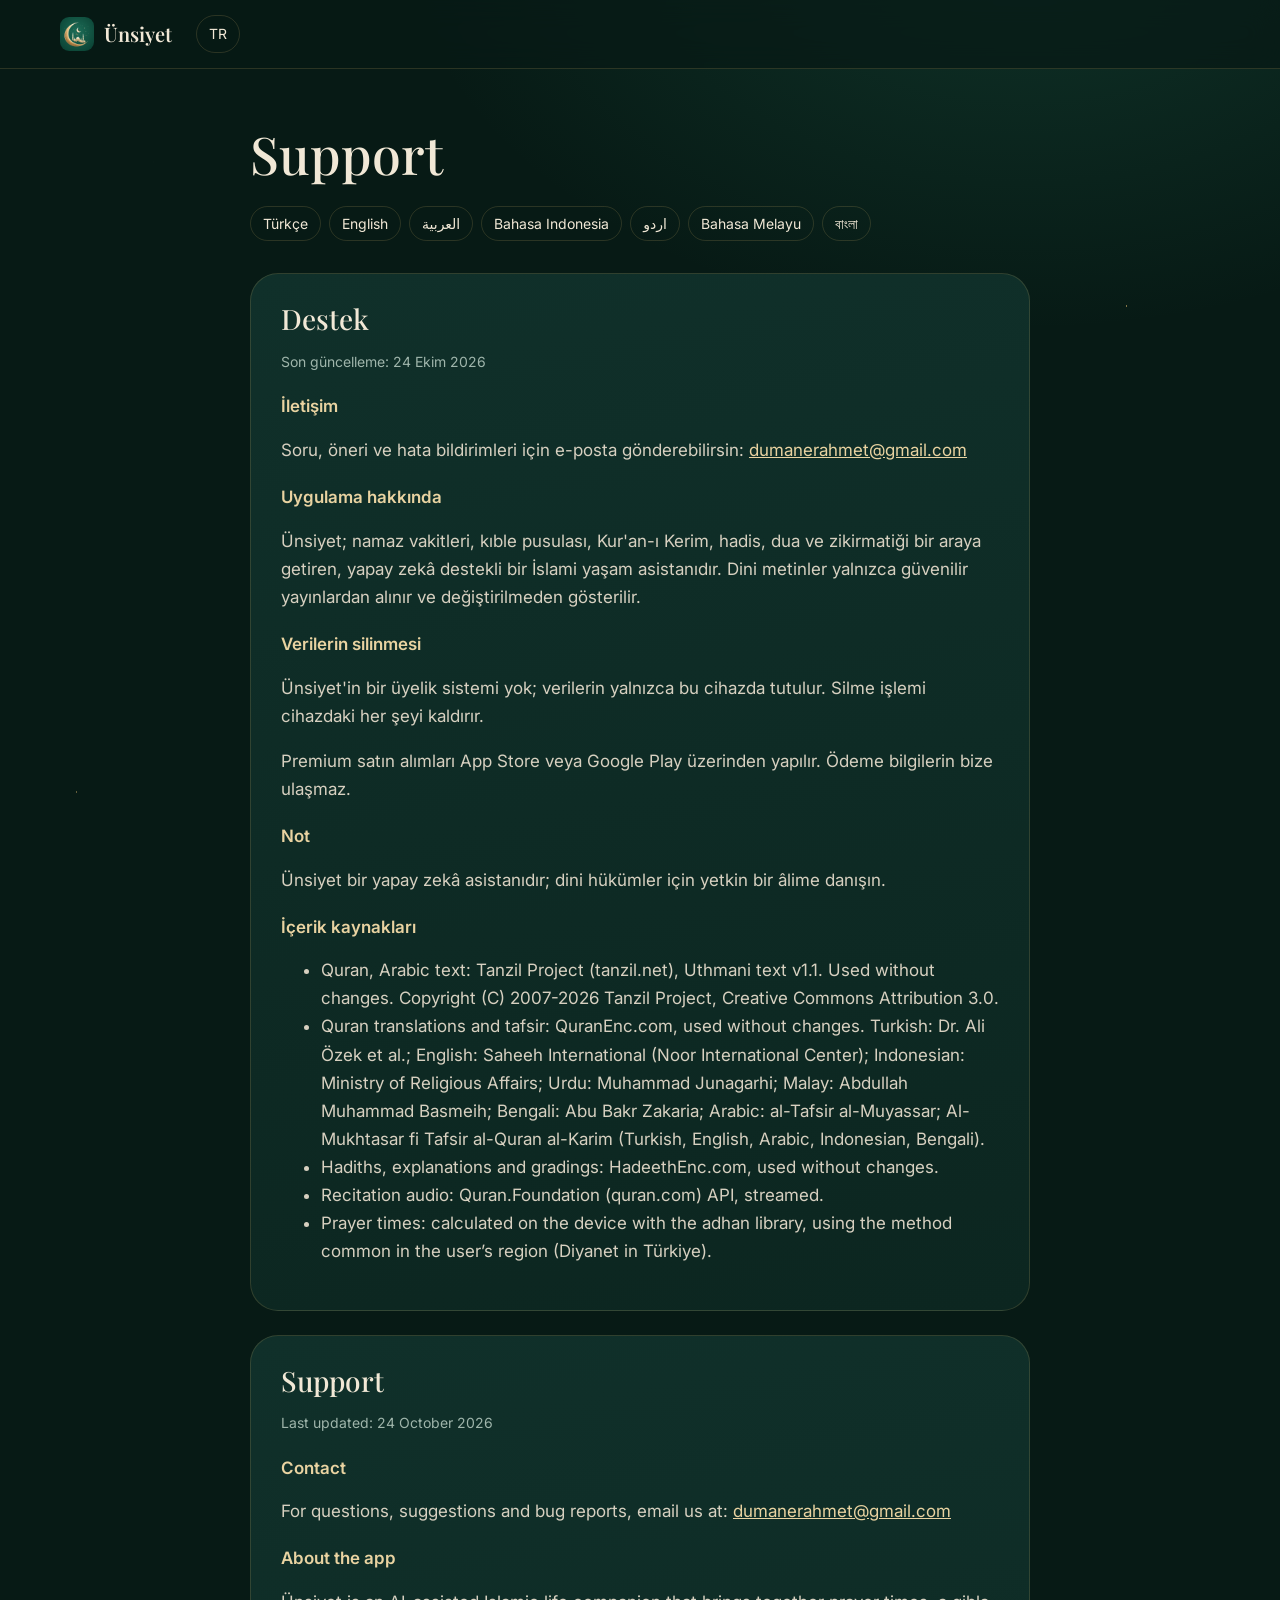
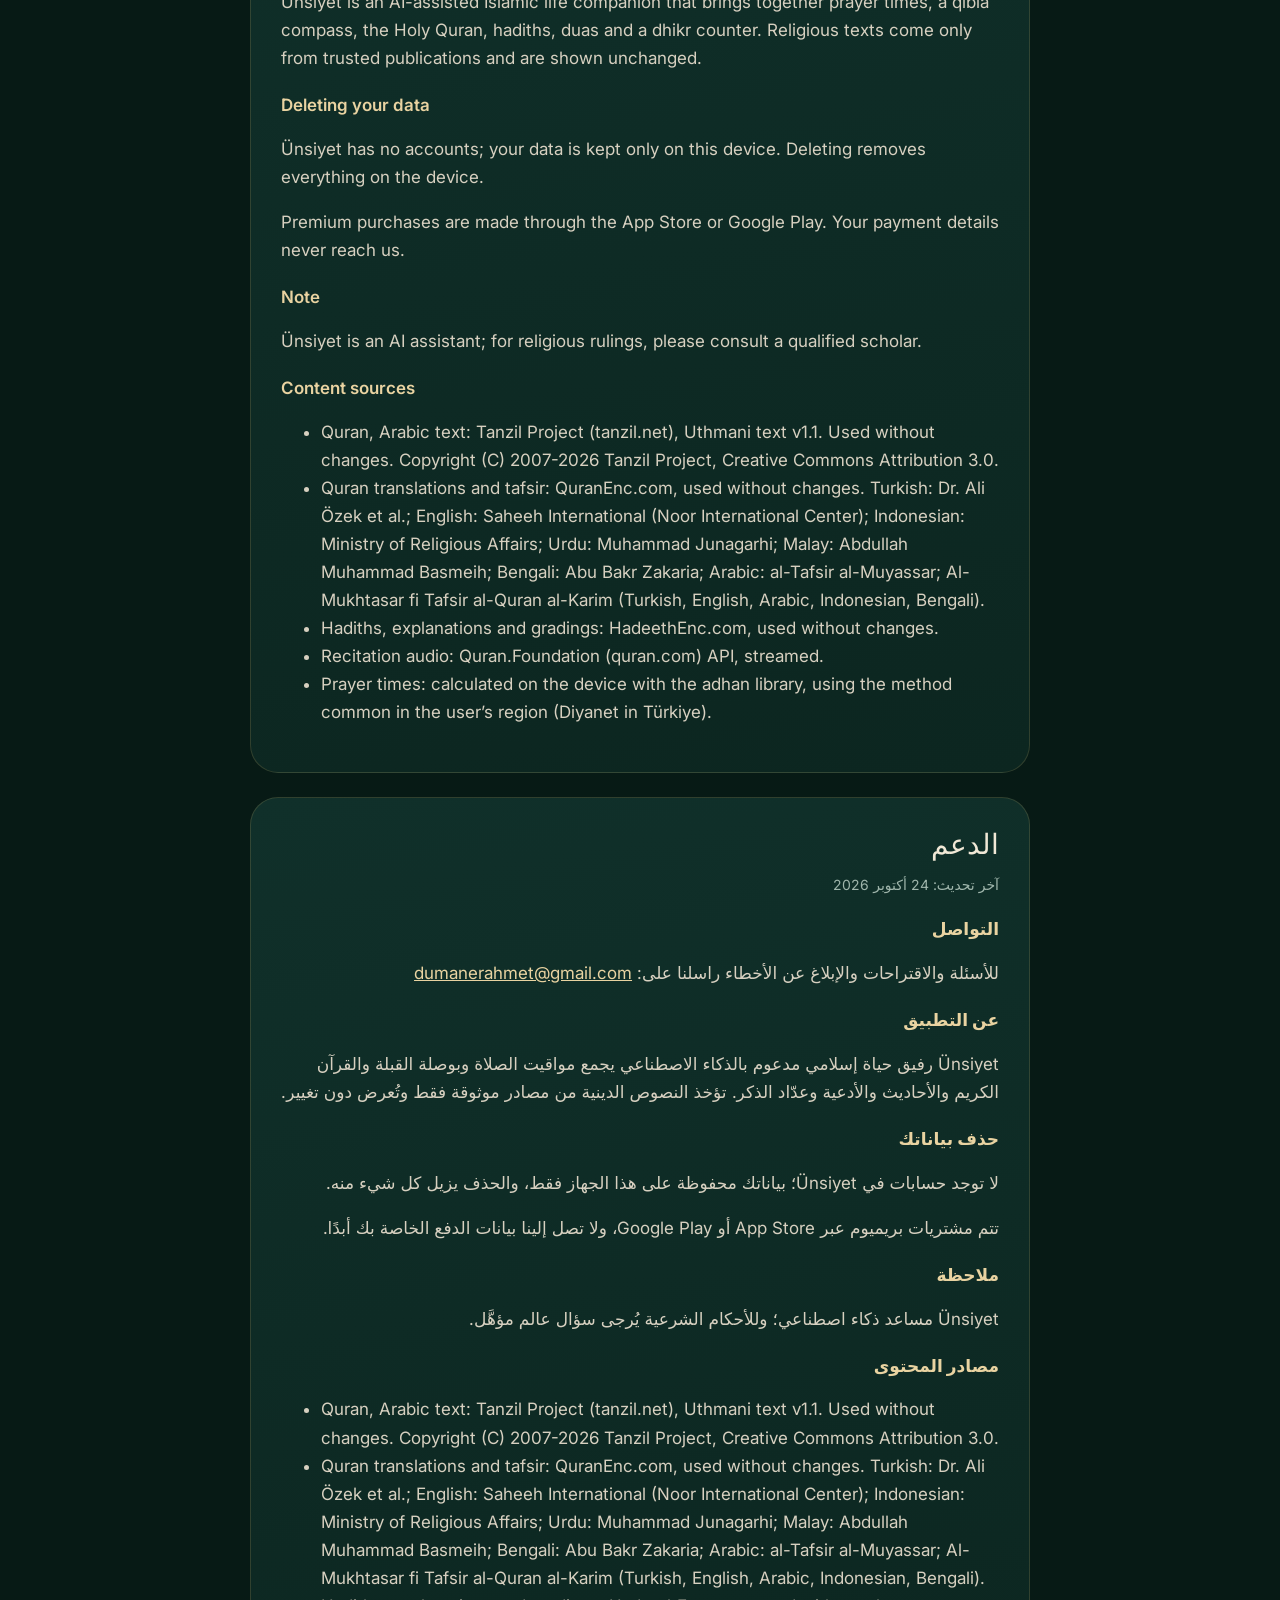
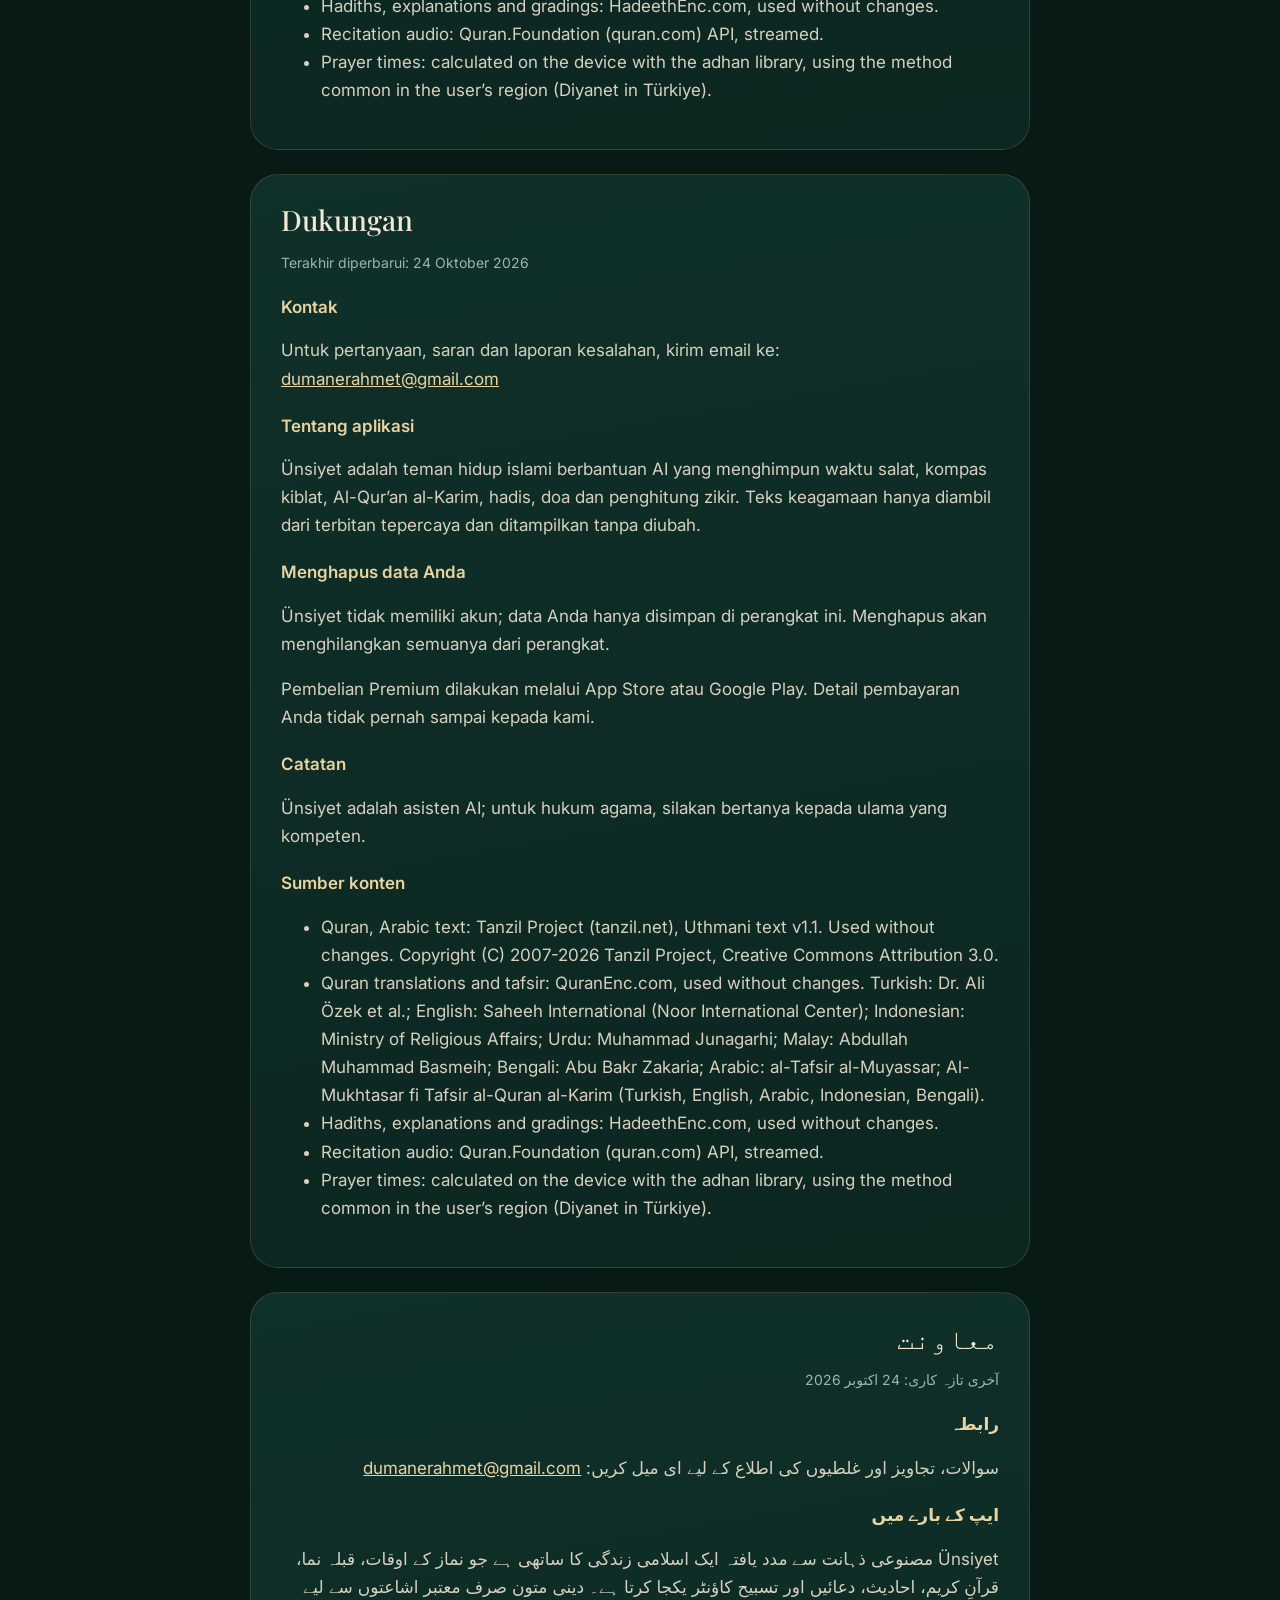
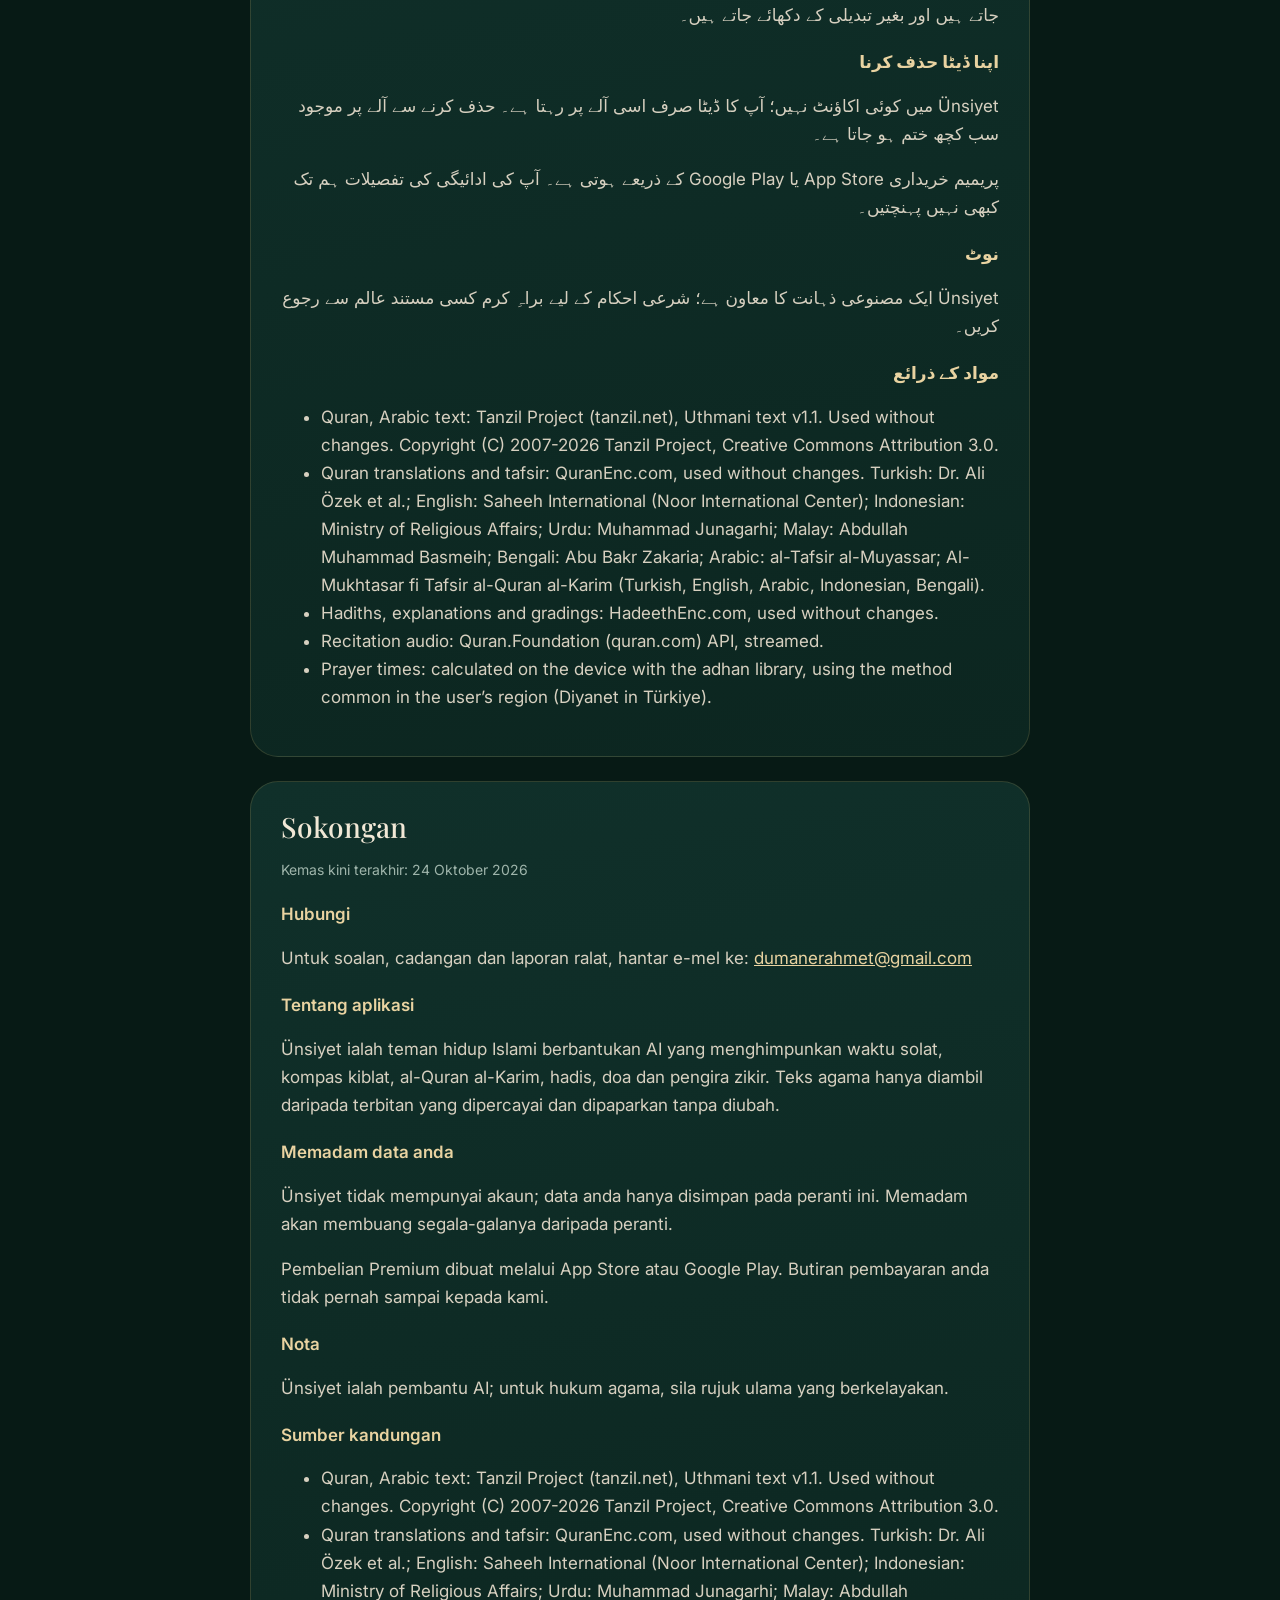
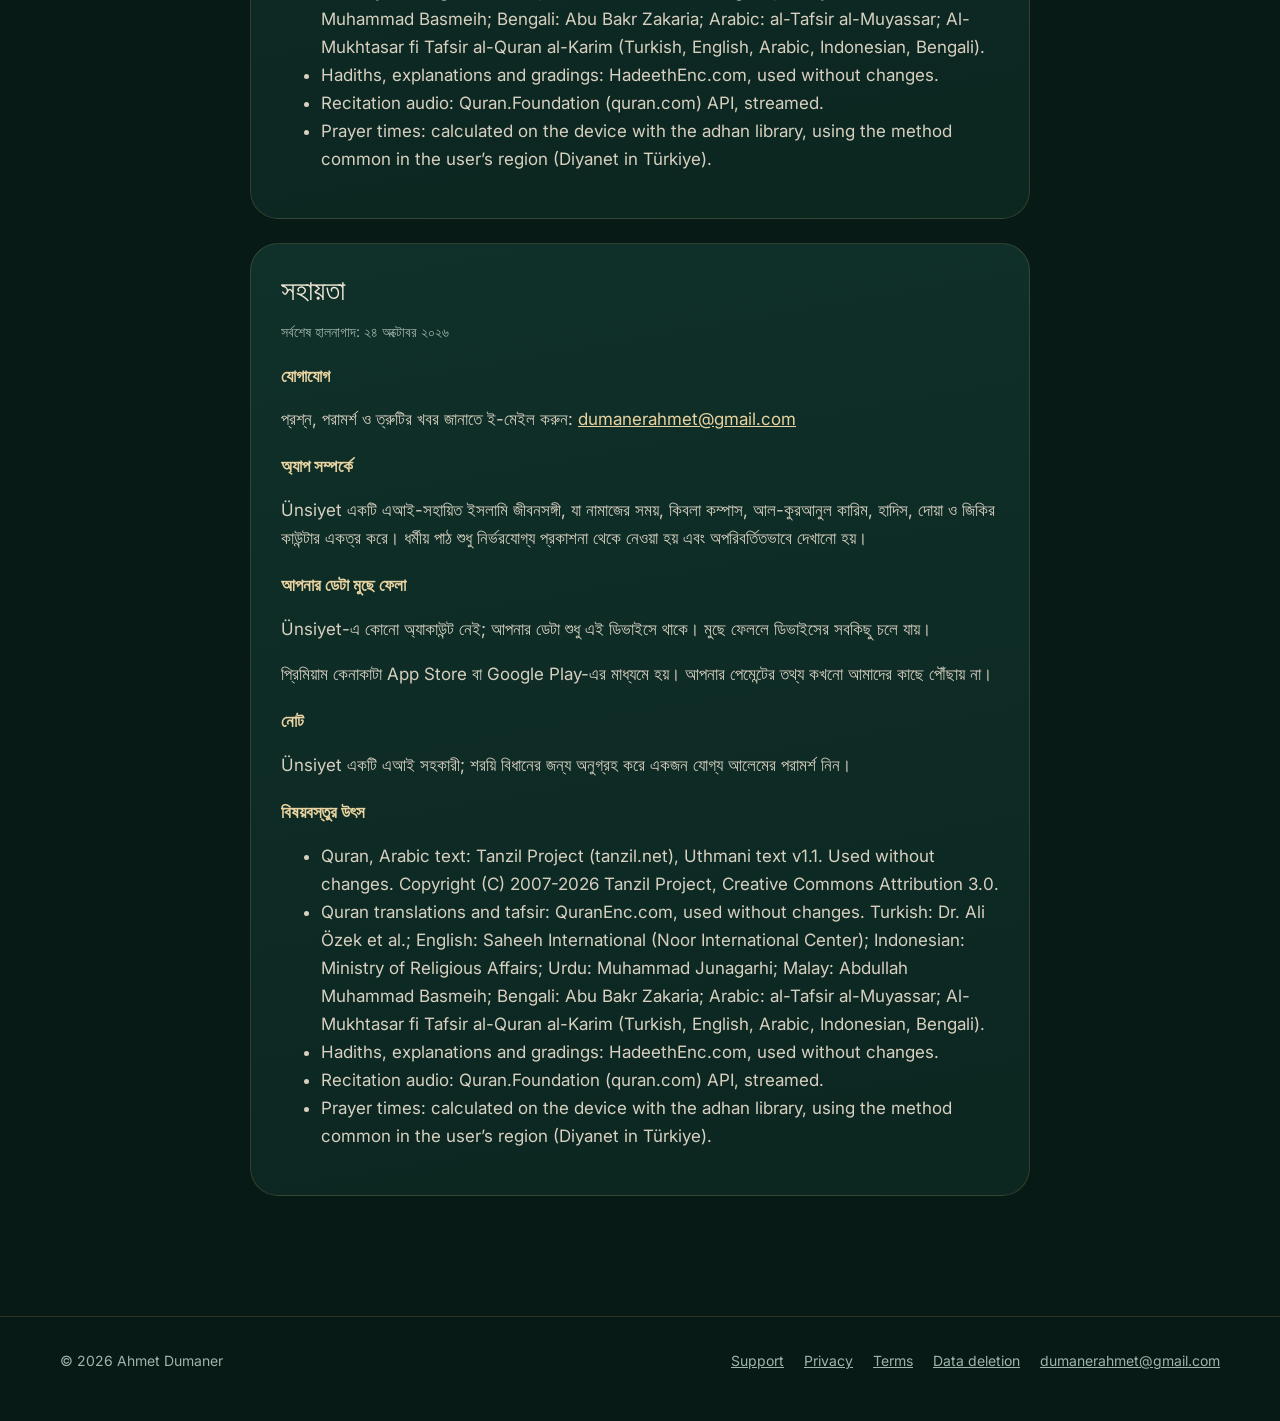
<file: unsiyet/support.html>
<!doctype html>
<html lang="en" dir="ltr">
<head>
<meta charset="utf-8">
<meta name="viewport" content="width=device-width, initial-scale=1">
<title>Ünsiyet — Support</title>
<meta name="description" content="Ünsiyet is an Islamic lifestyle app with prayer times, qibla, the Holy Quran, hadiths, duas and dhikr, and a chat that suggests verses for how you feel.">
<meta name="theme-color" content="#071a15">
<link rel="canonical" href="https://dumaner.com.tr/unsiyet/support.html">
<link rel="alternate" hreflang="tr" href="https://dumaner.com.tr/">
<link rel="alternate" hreflang="en" href="https://dumaner.com.tr/en/">
<meta property="og:title" content="Ünsiyet — Support">
<meta property="og:description" content="Ünsiyet is an Islamic lifestyle app with prayer times, qibla, the Holy Quran, hadiths, duas and dhikr, and a chat that suggests verses for how you feel.">
<meta property="og:image" content="https://dumaner.com.tr/assets/og.png">
<meta property="og:url" content="https://dumaner.com.tr/unsiyet/support.html">
<link rel="icon" href="/assets/icon-192.png">
<link rel="apple-touch-icon" href="/assets/icon-192.png">
<link rel="preconnect" href="https://fonts.googleapis.com">
<link rel="preconnect" href="https://fonts.gstatic.com" crossorigin>
<link rel="stylesheet" href="https://fonts.googleapis.com/css2?family=Amiri&family=Inter:wght@400;500;600&family=Playfair+Display:wght@500;600&display=swap">
<link rel="stylesheet" href="/assets/styles.css">
</head>
<body>
<header class="top"><div class="wrap">
<a class="brand" href="/en/"><img src="/assets/icon-192.png" alt=""><span>Ünsiyet</span></a>
<a class="lang" href="/" hreflang="tr">TR</a>
</div></header>
<main class="doc"><div class="wrap">
<h1>Support</h1>
<nav class="langs" aria-label="Language"><a href="#tr" hreflang="tr">Türkçe</a><a href="#en" hreflang="en">English</a><a href="#ar" hreflang="ar">العربية</a><a href="#id" hreflang="id">Bahasa Indonesia</a><a href="#ur" hreflang="ur">اردو</a><a href="#ms" hreflang="ms">Bahasa Melayu</a><a href="#bn" hreflang="bn">বাংলা</a></nav>
<section id="tr" lang="tr" dir="ltr"><h2>Destek</h2><p class="muted">Son güncelleme: 24 Ekim 2026</p><h3>İletişim</h3><p>Soru, öneri ve hata bildirimleri için e-posta gönderebilirsin: <a href="mailto:dumanerahmet@gmail.com">dumanerahmet@gmail.com</a></p><h3>Uygulama hakkında</h3><p>Ünsiyet; namaz vakitleri, kıble pusulası, Kur'an-ı Kerim, hadis, dua ve zikirmatiği bir araya getiren, yapay zekâ destekli bir İslami yaşam asistanıdır. Dini metinler yalnızca güvenilir yayınlardan alınır ve değiştirilmeden gösterilir.</p><h3>Verilerin silinmesi</h3><p>Ünsiyet'in bir üyelik sistemi yok; verilerin yalnızca bu cihazda tutulur. Silme işlemi cihazdaki her şeyi kaldırır.</p><p>Premium satın alımları App Store veya Google Play üzerinden yapılır. Ödeme bilgilerin bize ulaşmaz.</p><h3>Not</h3><p>Ünsiyet bir yapay zekâ asistanıdır; dini hükümler için yetkin bir âlime danışın.</p><h3>İçerik kaynakları</h3><ul dir="ltr"><li>Quran, Arabic text: Tanzil Project (tanzil.net), Uthmani text v1.1. Used without changes. Copyright (C) 2007-2026 Tanzil Project, Creative Commons Attribution 3.0.</li><li>Quran translations and tafsir: QuranEnc.com, used without changes. Turkish: Dr. Ali Özek et al.; English: Saheeh International (Noor International Center); Indonesian: Ministry of Religious Affairs; Urdu: Muhammad Junagarhi; Malay: Abdullah Muhammad Basmeih; Bengali: Abu Bakr Zakaria; Arabic: al-Tafsir al-Muyassar; Al-Mukhtasar fi Tafsir al-Quran al-Karim (Turkish, English, Arabic, Indonesian, Bengali).</li><li>Hadiths, explanations and gradings: HadeethEnc.com, used without changes.</li><li>Recitation audio: Quran.Foundation (quran.com) API, streamed.</li><li>Prayer times: calculated on the device with the adhan library, using the method common in the user’s region (Diyanet in Türkiye).</li></ul></section>
<section id="en" lang="en" dir="ltr"><h2>Support</h2><p class="muted">Last updated: 24 October 2026</p><h3>Contact</h3><p>For questions, suggestions and bug reports, email us at: <a href="mailto:dumanerahmet@gmail.com">dumanerahmet@gmail.com</a></p><h3>About the app</h3><p>Ünsiyet is an AI-assisted Islamic life companion that brings together prayer times, a qibla compass, the Holy Quran, hadiths, duas and a dhikr counter. Religious texts come only from trusted publications and are shown unchanged.</p><h3>Deleting your data</h3><p>Ünsiyet has no accounts; your data is kept only on this device. Deleting removes everything on the device.</p><p>Premium purchases are made through the App Store or Google Play. Your payment details never reach us.</p><h3>Note</h3><p>Ünsiyet is an AI assistant; for religious rulings, please consult a qualified scholar.</p><h3>Content sources</h3><ul dir="ltr"><li>Quran, Arabic text: Tanzil Project (tanzil.net), Uthmani text v1.1. Used without changes. Copyright (C) 2007-2026 Tanzil Project, Creative Commons Attribution 3.0.</li><li>Quran translations and tafsir: QuranEnc.com, used without changes. Turkish: Dr. Ali Özek et al.; English: Saheeh International (Noor International Center); Indonesian: Ministry of Religious Affairs; Urdu: Muhammad Junagarhi; Malay: Abdullah Muhammad Basmeih; Bengali: Abu Bakr Zakaria; Arabic: al-Tafsir al-Muyassar; Al-Mukhtasar fi Tafsir al-Quran al-Karim (Turkish, English, Arabic, Indonesian, Bengali).</li><li>Hadiths, explanations and gradings: HadeethEnc.com, used without changes.</li><li>Recitation audio: Quran.Foundation (quran.com) API, streamed.</li><li>Prayer times: calculated on the device with the adhan library, using the method common in the user’s region (Diyanet in Türkiye).</li></ul></section>
<section id="ar" lang="ar" dir="rtl"><h2>الدعم</h2><p class="muted">آخر تحديث: 24 أكتوبر 2026</p><h3>التواصل</h3><p>للأسئلة والاقتراحات والإبلاغ عن الأخطاء راسلنا على: <a href="mailto:dumanerahmet@gmail.com">dumanerahmet@gmail.com</a></p><h3>عن التطبيق</h3><p>Ünsiyet رفيق حياة إسلامي مدعوم بالذكاء الاصطناعي يجمع مواقيت الصلاة وبوصلة القبلة والقرآن الكريم والأحاديث والأدعية وعدّاد الذكر. تؤخذ النصوص الدينية من مصادر موثوقة فقط وتُعرض دون تغيير.</p><h3>حذف بياناتك</h3><p>لا توجد حسابات في Ünsiyet؛ بياناتك محفوظة على هذا الجهاز فقط، والحذف يزيل كل شيء منه.</p><p>تتم مشتريات بريميوم عبر App Store أو Google Play، ولا تصل إلينا بيانات الدفع الخاصة بك أبدًا.</p><h3>ملاحظة</h3><p>Ünsiyet مساعد ذكاء اصطناعي؛ وللأحكام الشرعية يُرجى سؤال عالم مؤهَّل.</p><h3>مصادر المحتوى</h3><ul dir="ltr"><li>Quran, Arabic text: Tanzil Project (tanzil.net), Uthmani text v1.1. Used without changes. Copyright (C) 2007-2026 Tanzil Project, Creative Commons Attribution 3.0.</li><li>Quran translations and tafsir: QuranEnc.com, used without changes. Turkish: Dr. Ali Özek et al.; English: Saheeh International (Noor International Center); Indonesian: Ministry of Religious Affairs; Urdu: Muhammad Junagarhi; Malay: Abdullah Muhammad Basmeih; Bengali: Abu Bakr Zakaria; Arabic: al-Tafsir al-Muyassar; Al-Mukhtasar fi Tafsir al-Quran al-Karim (Turkish, English, Arabic, Indonesian, Bengali).</li><li>Hadiths, explanations and gradings: HadeethEnc.com, used without changes.</li><li>Recitation audio: Quran.Foundation (quran.com) API, streamed.</li><li>Prayer times: calculated on the device with the adhan library, using the method common in the user’s region (Diyanet in Türkiye).</li></ul></section>
<section id="id" lang="id" dir="ltr"><h2>Dukungan</h2><p class="muted">Terakhir diperbarui: 24 Oktober 2026</p><h3>Kontak</h3><p>Untuk pertanyaan, saran dan laporan kesalahan, kirim email ke: <a href="mailto:dumanerahmet@gmail.com">dumanerahmet@gmail.com</a></p><h3>Tentang aplikasi</h3><p>Ünsiyet adalah teman hidup islami berbantuan AI yang menghimpun waktu salat, kompas kiblat, Al-Qur’an al-Karim, hadis, doa dan penghitung zikir. Teks keagamaan hanya diambil dari terbitan tepercaya dan ditampilkan tanpa diubah.</p><h3>Menghapus data Anda</h3><p>Ünsiyet tidak memiliki akun; data Anda hanya disimpan di perangkat ini. Menghapus akan menghilangkan semuanya dari perangkat.</p><p>Pembelian Premium dilakukan melalui App Store atau Google Play. Detail pembayaran Anda tidak pernah sampai kepada kami.</p><h3>Catatan</h3><p>Ünsiyet adalah asisten AI; untuk hukum agama, silakan bertanya kepada ulama yang kompeten.</p><h3>Sumber konten</h3><ul dir="ltr"><li>Quran, Arabic text: Tanzil Project (tanzil.net), Uthmani text v1.1. Used without changes. Copyright (C) 2007-2026 Tanzil Project, Creative Commons Attribution 3.0.</li><li>Quran translations and tafsir: QuranEnc.com, used without changes. Turkish: Dr. Ali Özek et al.; English: Saheeh International (Noor International Center); Indonesian: Ministry of Religious Affairs; Urdu: Muhammad Junagarhi; Malay: Abdullah Muhammad Basmeih; Bengali: Abu Bakr Zakaria; Arabic: al-Tafsir al-Muyassar; Al-Mukhtasar fi Tafsir al-Quran al-Karim (Turkish, English, Arabic, Indonesian, Bengali).</li><li>Hadiths, explanations and gradings: HadeethEnc.com, used without changes.</li><li>Recitation audio: Quran.Foundation (quran.com) API, streamed.</li><li>Prayer times: calculated on the device with the adhan library, using the method common in the user’s region (Diyanet in Türkiye).</li></ul></section>
<section id="ur" lang="ur" dir="rtl"><h2>معاونت</h2><p class="muted">آخری تازہ کاری: 24 اکتوبر 2026</p><h3>رابطہ</h3><p>سوالات، تجاویز اور غلطیوں کی اطلاع کے لیے ای میل کریں: <a href="mailto:dumanerahmet@gmail.com">dumanerahmet@gmail.com</a></p><h3>ایپ کے بارے میں</h3><p>Ünsiyet مصنوعی ذہانت سے مدد یافتہ ایک اسلامی زندگی کا ساتھی ہے جو نماز کے اوقات، قبلہ نما، قرآنِ کریم، احادیث، دعائیں اور تسبیح کاؤنٹر یکجا کرتا ہے۔ دینی متون صرف معتبر اشاعتوں سے لیے جاتے ہیں اور بغیر تبدیلی کے دکھائے جاتے ہیں۔</p><h3>اپنا ڈیٹا حذف کرنا</h3><p>Ünsiyet میں کوئی اکاؤنٹ نہیں؛ آپ کا ڈیٹا صرف اسی آلے پر رہتا ہے۔ حذف کرنے سے آلے پر موجود سب کچھ ختم ہو جاتا ہے۔</p><p>پریمیم خریداری App Store یا Google Play کے ذریعے ہوتی ہے۔ آپ کی ادائیگی کی تفصیلات ہم تک کبھی نہیں پہنچتیں۔</p><h3>نوٹ</h3><p>Ünsiyet ایک مصنوعی ذہانت کا معاون ہے؛ شرعی احکام کے لیے براہِ کرم کسی مستند عالم سے رجوع کریں۔</p><h3>مواد کے ذرائع</h3><ul dir="ltr"><li>Quran, Arabic text: Tanzil Project (tanzil.net), Uthmani text v1.1. Used without changes. Copyright (C) 2007-2026 Tanzil Project, Creative Commons Attribution 3.0.</li><li>Quran translations and tafsir: QuranEnc.com, used without changes. Turkish: Dr. Ali Özek et al.; English: Saheeh International (Noor International Center); Indonesian: Ministry of Religious Affairs; Urdu: Muhammad Junagarhi; Malay: Abdullah Muhammad Basmeih; Bengali: Abu Bakr Zakaria; Arabic: al-Tafsir al-Muyassar; Al-Mukhtasar fi Tafsir al-Quran al-Karim (Turkish, English, Arabic, Indonesian, Bengali).</li><li>Hadiths, explanations and gradings: HadeethEnc.com, used without changes.</li><li>Recitation audio: Quran.Foundation (quran.com) API, streamed.</li><li>Prayer times: calculated on the device with the adhan library, using the method common in the user’s region (Diyanet in Türkiye).</li></ul></section>
<section id="ms" lang="ms" dir="ltr"><h2>Sokongan</h2><p class="muted">Kemas kini terakhir: 24 Oktober 2026</p><h3>Hubungi</h3><p>Untuk soalan, cadangan dan laporan ralat, hantar e-mel ke: <a href="mailto:dumanerahmet@gmail.com">dumanerahmet@gmail.com</a></p><h3>Tentang aplikasi</h3><p>Ünsiyet ialah teman hidup Islami berbantukan AI yang menghimpunkan waktu solat, kompas kiblat, al-Quran al-Karim, hadis, doa dan pengira zikir. Teks agama hanya diambil daripada terbitan yang dipercayai dan dipaparkan tanpa diubah.</p><h3>Memadam data anda</h3><p>Ünsiyet tidak mempunyai akaun; data anda hanya disimpan pada peranti ini. Memadam akan membuang segala-galanya daripada peranti.</p><p>Pembelian Premium dibuat melalui App Store atau Google Play. Butiran pembayaran anda tidak pernah sampai kepada kami.</p><h3>Nota</h3><p>Ünsiyet ialah pembantu AI; untuk hukum agama, sila rujuk ulama yang berkelayakan.</p><h3>Sumber kandungan</h3><ul dir="ltr"><li>Quran, Arabic text: Tanzil Project (tanzil.net), Uthmani text v1.1. Used without changes. Copyright (C) 2007-2026 Tanzil Project, Creative Commons Attribution 3.0.</li><li>Quran translations and tafsir: QuranEnc.com, used without changes. Turkish: Dr. Ali Özek et al.; English: Saheeh International (Noor International Center); Indonesian: Ministry of Religious Affairs; Urdu: Muhammad Junagarhi; Malay: Abdullah Muhammad Basmeih; Bengali: Abu Bakr Zakaria; Arabic: al-Tafsir al-Muyassar; Al-Mukhtasar fi Tafsir al-Quran al-Karim (Turkish, English, Arabic, Indonesian, Bengali).</li><li>Hadiths, explanations and gradings: HadeethEnc.com, used without changes.</li><li>Recitation audio: Quran.Foundation (quran.com) API, streamed.</li><li>Prayer times: calculated on the device with the adhan library, using the method common in the user’s region (Diyanet in Türkiye).</li></ul></section>
<section id="bn" lang="bn" dir="ltr"><h2>সহায়তা</h2><p class="muted">সর্বশেষ হালনাগাদ: ২৪ অক্টোবর ২০২৬</p><h3>যোগাযোগ</h3><p>প্রশ্ন, পরামর্শ ও ত্রুটির খবর জানাতে ই-মেইল করুন: <a href="mailto:dumanerahmet@gmail.com">dumanerahmet@gmail.com</a></p><h3>অ্যাপ সম্পর্কে</h3><p>Ünsiyet একটি এআই-সহায়িত ইসলামি জীবনসঙ্গী, যা নামাজের সময়, কিবলা কম্পাস, আল-কুরআনুল কারিম, হাদিস, দোয়া ও জিকির কাউন্টার একত্র করে। ধর্মীয় পাঠ শুধু নির্ভরযোগ্য প্রকাশনা থেকে নেওয়া হয় এবং অপরিবর্তিতভাবে দেখানো হয়।</p><h3>আপনার ডেটা মুছে ফেলা</h3><p>Ünsiyet-এ কোনো অ্যাকাউন্ট নেই; আপনার ডেটা শুধু এই ডিভাইসে থাকে। মুছে ফেললে ডিভাইসের সবকিছু চলে যায়।</p><p>প্রিমিয়াম কেনাকাটা App Store বা Google Play-এর মাধ্যমে হয়। আপনার পেমেন্টের তথ্য কখনো আমাদের কাছে পৌঁছায় না।</p><h3>নোট</h3><p>Ünsiyet একটি এআই সহকারী; শরয়ি বিধানের জন্য অনুগ্রহ করে একজন যোগ্য আলেমের পরামর্শ নিন।</p><h3>বিষয়বস্তুর উৎস</h3><ul dir="ltr"><li>Quran, Arabic text: Tanzil Project (tanzil.net), Uthmani text v1.1. Used without changes. Copyright (C) 2007-2026 Tanzil Project, Creative Commons Attribution 3.0.</li><li>Quran translations and tafsir: QuranEnc.com, used without changes. Turkish: Dr. Ali Özek et al.; English: Saheeh International (Noor International Center); Indonesian: Ministry of Religious Affairs; Urdu: Muhammad Junagarhi; Malay: Abdullah Muhammad Basmeih; Bengali: Abu Bakr Zakaria; Arabic: al-Tafsir al-Muyassar; Al-Mukhtasar fi Tafsir al-Quran al-Karim (Turkish, English, Arabic, Indonesian, Bengali).</li><li>Hadiths, explanations and gradings: HadeethEnc.com, used without changes.</li><li>Recitation audio: Quran.Foundation (quran.com) API, streamed.</li><li>Prayer times: calculated on the device with the adhan library, using the method common in the user’s region (Diyanet in Türkiye).</li></ul></section>
</div></main>
<footer class="site"><div class="wrap"><span>© 2026 Ahmet Dumaner</span><nav><a href="/unsiyet/support.html">Support</a><a href="/unsiyet/privacy.html">Privacy</a><a href="/unsiyet/terms.html">Terms</a><a href="/unsiyet/delete-data.html">Data deletion</a><a href="mailto:dumanerahmet@gmail.com">dumanerahmet@gmail.com</a></nav></div></footer>
</body>
</html>
</file>
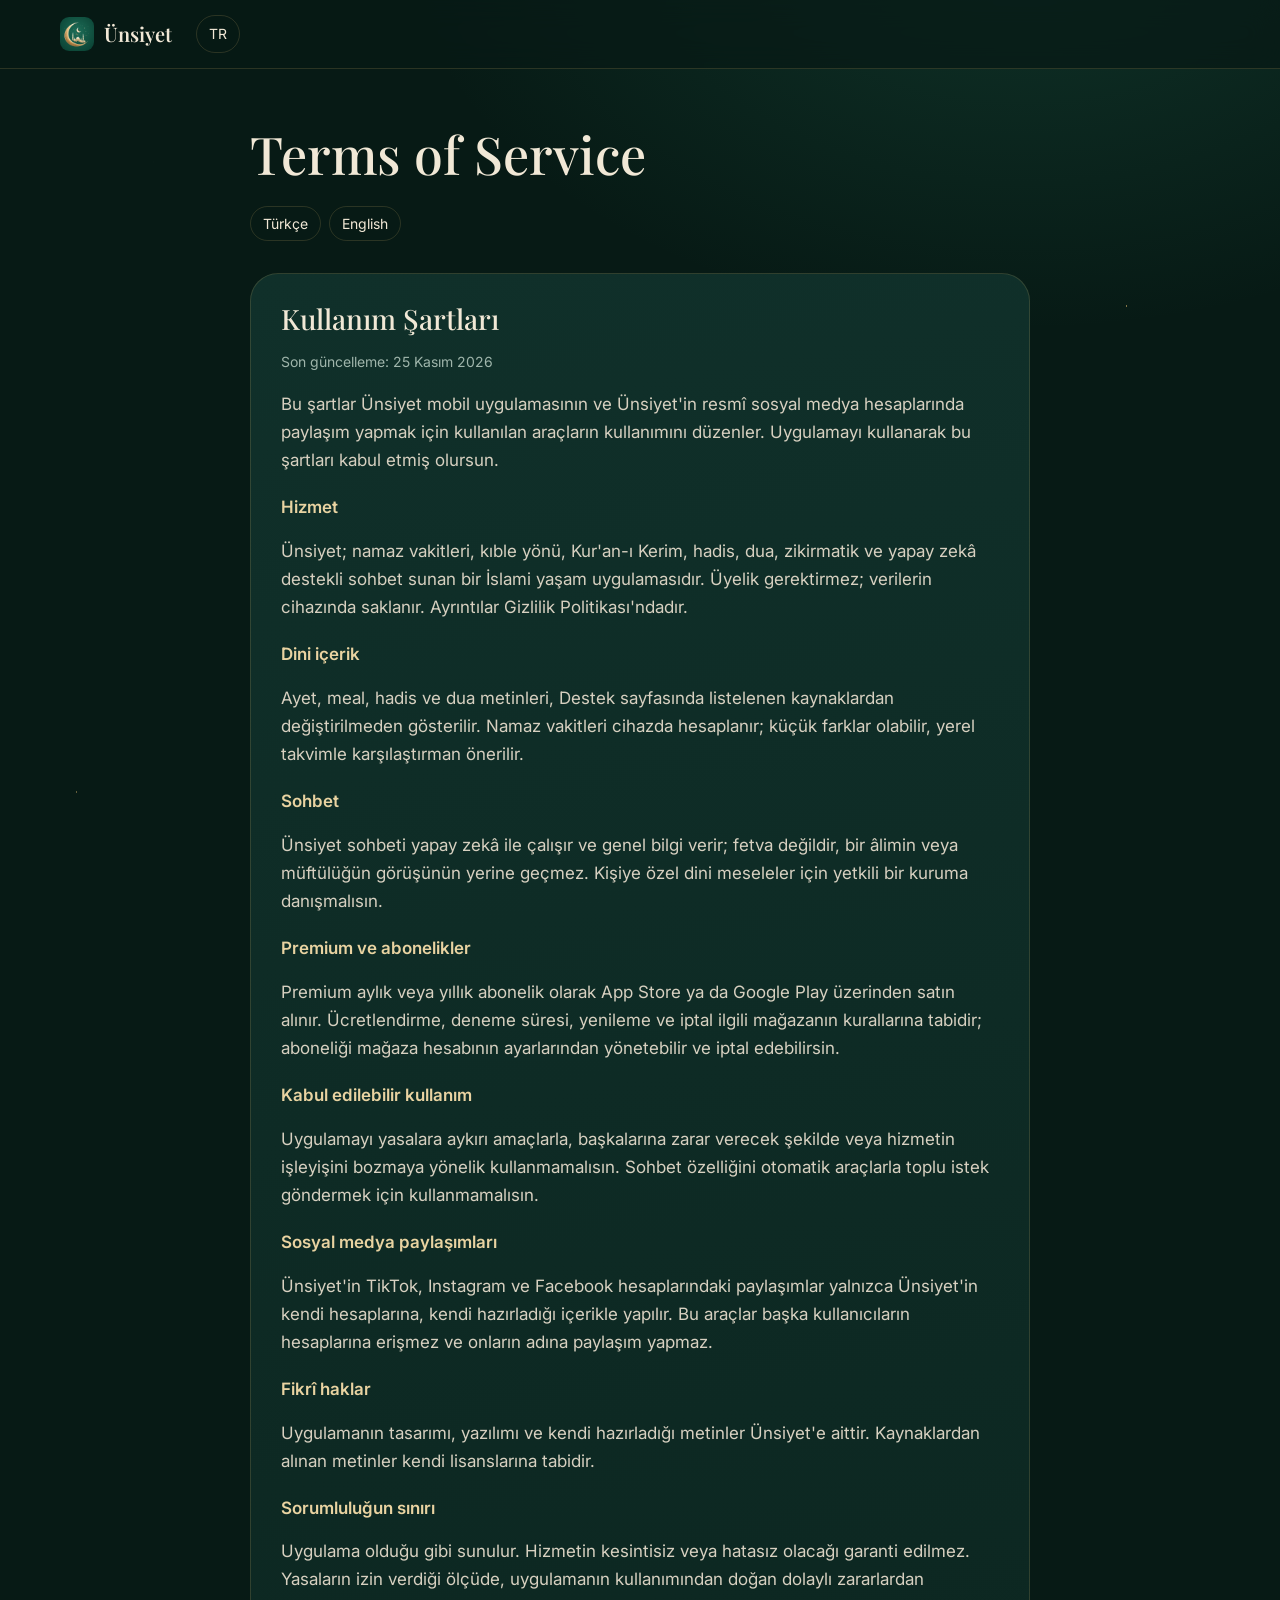
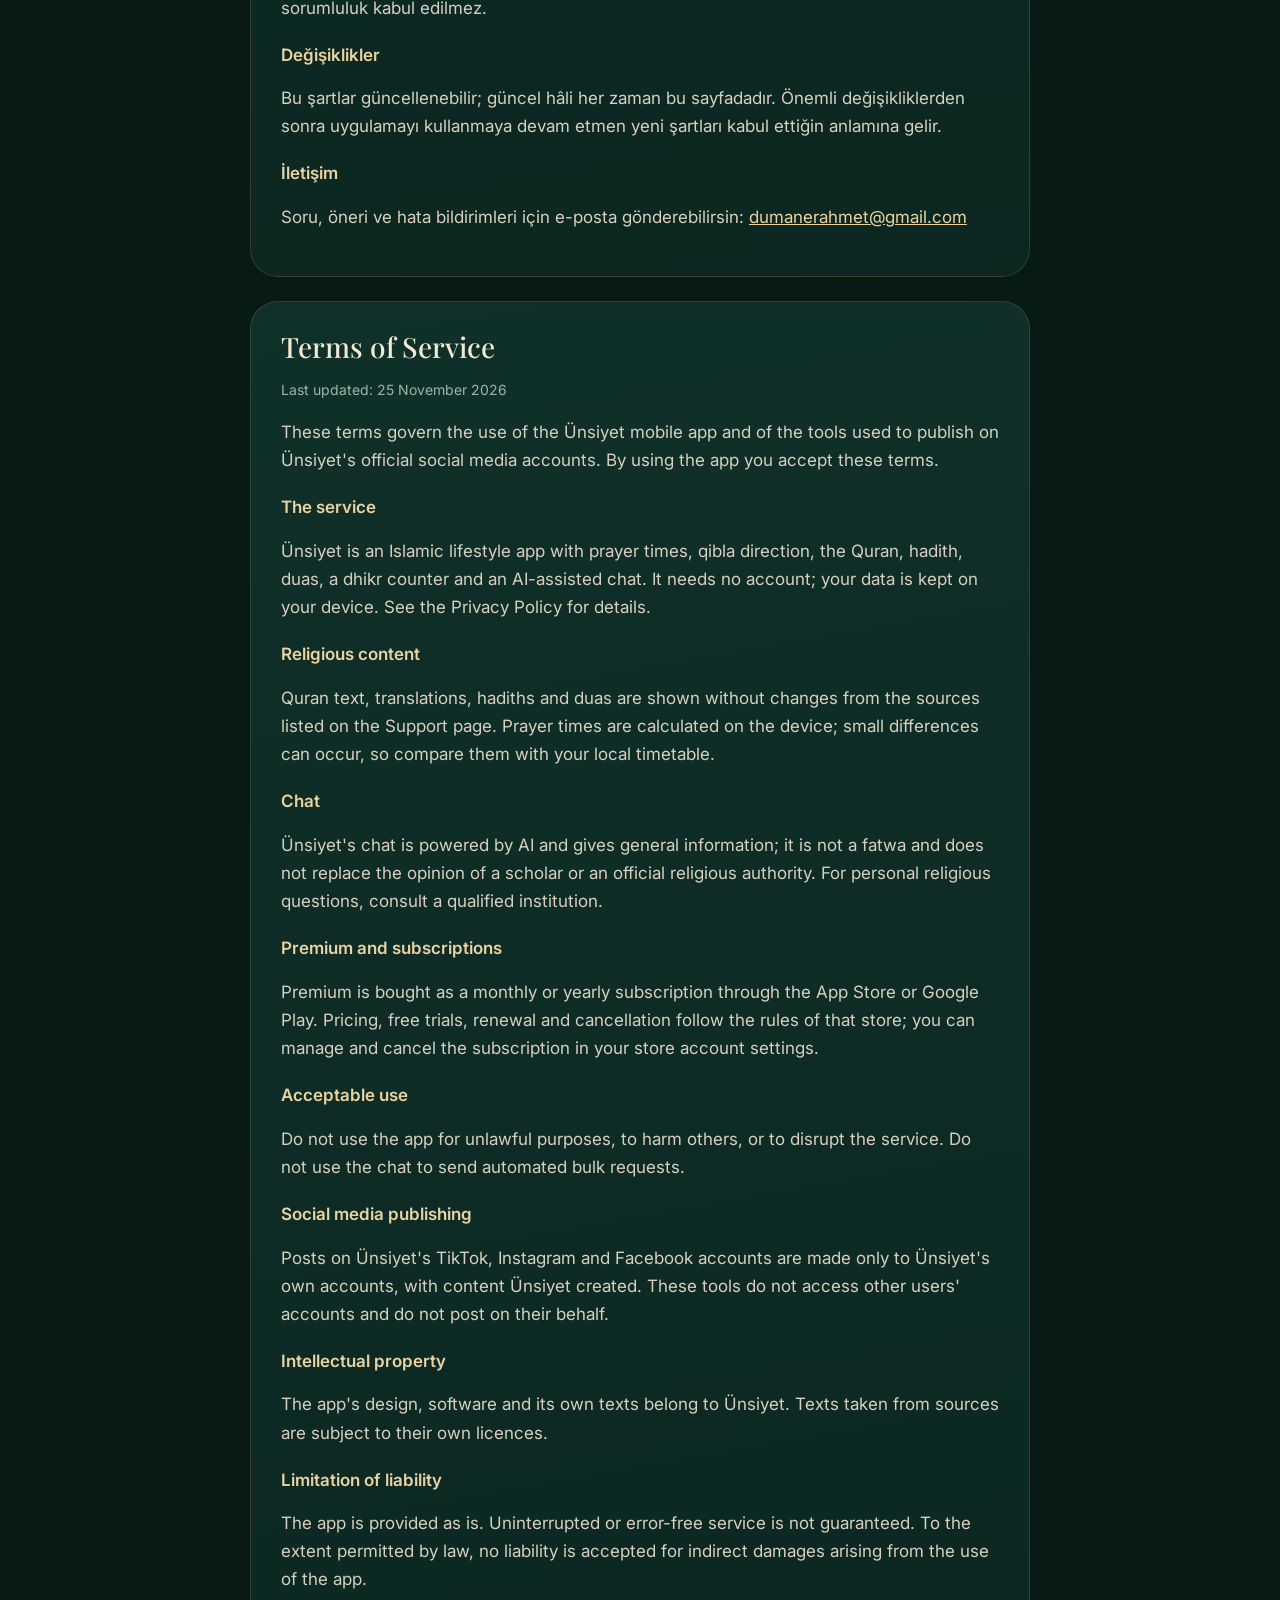
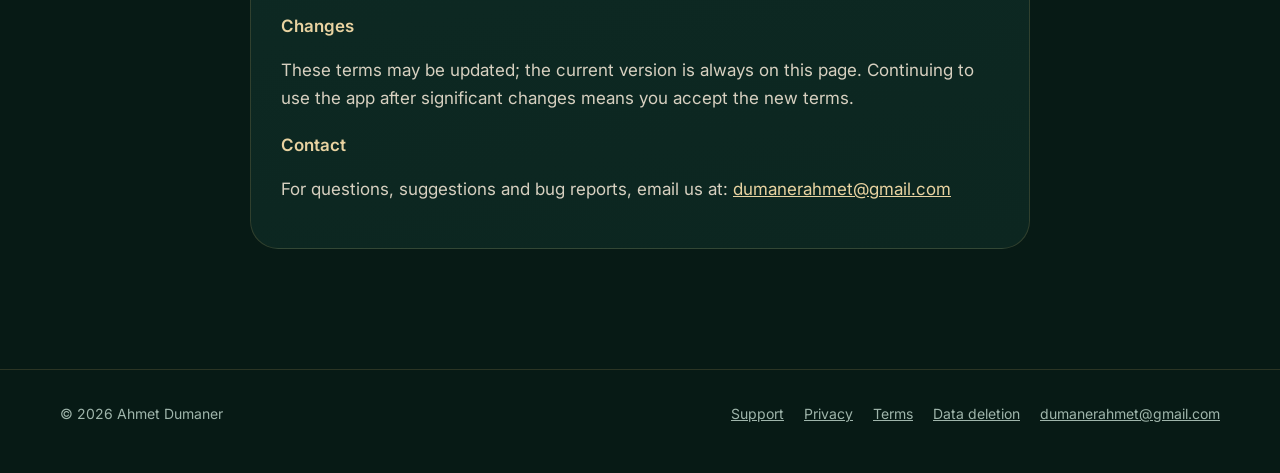
<file: unsiyet/terms.html>
<!doctype html>
<html lang="en" dir="ltr">
<head>
<meta charset="utf-8">
<meta name="viewport" content="width=device-width, initial-scale=1">
<title>Ünsiyet — Terms of Service</title>
<meta name="description" content="Ünsiyet is an Islamic lifestyle app with prayer times, qibla, the Holy Quran, hadiths, duas and dhikr, and a chat that suggests verses for how you feel.">
<meta name="theme-color" content="#071a15">
<link rel="canonical" href="https://dumaner.com.tr/unsiyet/terms.html">
<link rel="alternate" hreflang="tr" href="https://dumaner.com.tr/">
<link rel="alternate" hreflang="en" href="https://dumaner.com.tr/en/">
<meta property="og:title" content="Ünsiyet — Terms of Service">
<meta property="og:description" content="Ünsiyet is an Islamic lifestyle app with prayer times, qibla, the Holy Quran, hadiths, duas and dhikr, and a chat that suggests verses for how you feel.">
<meta property="og:image" content="https://dumaner.com.tr/assets/og.png">
<meta property="og:url" content="https://dumaner.com.tr/unsiyet/terms.html">
<link rel="icon" href="/assets/icon-192.png">
<link rel="apple-touch-icon" href="/assets/icon-192.png">
<link rel="preconnect" href="https://fonts.googleapis.com">
<link rel="preconnect" href="https://fonts.gstatic.com" crossorigin>
<link rel="stylesheet" href="https://fonts.googleapis.com/css2?family=Amiri&family=Inter:wght@400;500;600&family=Playfair+Display:wght@500;600&display=swap">
<link rel="stylesheet" href="/assets/styles.css">
</head>
<body>
<header class="top"><div class="wrap">
<a class="brand" href="/en/"><img src="/assets/icon-192.png" alt=""><span>Ünsiyet</span></a>
<a class="lang" href="/" hreflang="tr">TR</a>
</div></header>
<main class="doc"><div class="wrap">
<h1>Terms of Service</h1>
<nav class="langs" aria-label="Language"><a href="#tr" hreflang="tr">Türkçe</a><a href="#en" hreflang="en">English</a></nav>
<section id="tr" lang="tr" dir="ltr"><h2>Kullanım Şartları</h2><p class="muted">Son güncelleme: 25 Kasım 2026</p><p>Bu şartlar Ünsiyet mobil uygulamasının ve Ünsiyet'in resmî sosyal medya hesaplarında paylaşım yapmak için kullanılan araçların kullanımını düzenler. Uygulamayı kullanarak bu şartları kabul etmiş olursun.</p><h3>Hizmet</h3><p>Ünsiyet; namaz vakitleri, kıble yönü, Kur'an-ı Kerim, hadis, dua, zikirmatik ve yapay zekâ destekli sohbet sunan bir İslami yaşam uygulamasıdır. Üyelik gerektirmez; verilerin cihazında saklanır. Ayrıntılar Gizlilik Politikası'ndadır.</p><h3>Dini içerik</h3><p>Ayet, meal, hadis ve dua metinleri, Destek sayfasında listelenen kaynaklardan değiştirilmeden gösterilir. Namaz vakitleri cihazda hesaplanır; küçük farklar olabilir, yerel takvimle karşılaştırman önerilir.</p><h3>Sohbet</h3><p>Ünsiyet sohbeti yapay zekâ ile çalışır ve genel bilgi verir; fetva değildir, bir âlimin veya müftülüğün görüşünün yerine geçmez. Kişiye özel dini meseleler için yetkili bir kuruma danışmalısın.</p><h3>Premium ve abonelikler</h3><p>Premium aylık veya yıllık abonelik olarak App Store ya da Google Play üzerinden satın alınır. Ücretlendirme, deneme süresi, yenileme ve iptal ilgili mağazanın kurallarına tabidir; aboneliği mağaza hesabının ayarlarından yönetebilir ve iptal edebilirsin.</p><h3>Kabul edilebilir kullanım</h3><p>Uygulamayı yasalara aykırı amaçlarla, başkalarına zarar verecek şekilde veya hizmetin işleyişini bozmaya yönelik kullanmamalısın. Sohbet özelliğini otomatik araçlarla toplu istek göndermek için kullanmamalısın.</p><h3>Sosyal medya paylaşımları</h3><p>Ünsiyet'in TikTok, Instagram ve Facebook hesaplarındaki paylaşımlar yalnızca Ünsiyet'in kendi hesaplarına, kendi hazırladığı içerikle yapılır. Bu araçlar başka kullanıcıların hesaplarına erişmez ve onların adına paylaşım yapmaz.</p><h3>Fikrî haklar</h3><p>Uygulamanın tasarımı, yazılımı ve kendi hazırladığı metinler Ünsiyet'e aittir. Kaynaklardan alınan metinler kendi lisanslarına tabidir.</p><h3>Sorumluluğun sınırı</h3><p>Uygulama olduğu gibi sunulur. Hizmetin kesintisiz veya hatasız olacağı garanti edilmez. Yasaların izin verdiği ölçüde, uygulamanın kullanımından doğan dolaylı zararlardan sorumluluk kabul edilmez.</p><h3>Değişiklikler</h3><p>Bu şartlar güncellenebilir; güncel hâli her zaman bu sayfadadır. Önemli değişikliklerden sonra uygulamayı kullanmaya devam etmen yeni şartları kabul ettiğin anlamına gelir.</p><h3>İletişim</h3><p>Soru, öneri ve hata bildirimleri için e-posta gönderebilirsin: <a href="mailto:dumanerahmet@gmail.com">dumanerahmet@gmail.com</a></p></section>
<section id="en" lang="en" dir="ltr"><h2>Terms of Service</h2><p class="muted">Last updated: 25 November 2026</p><p>These terms govern the use of the Ünsiyet mobile app and of the tools used to publish on Ünsiyet's official social media accounts. By using the app you accept these terms.</p><h3>The service</h3><p>Ünsiyet is an Islamic lifestyle app with prayer times, qibla direction, the Quran, hadith, duas, a dhikr counter and an AI-assisted chat. It needs no account; your data is kept on your device. See the Privacy Policy for details.</p><h3>Religious content</h3><p>Quran text, translations, hadiths and duas are shown without changes from the sources listed on the Support page. Prayer times are calculated on the device; small differences can occur, so compare them with your local timetable.</p><h3>Chat</h3><p>Ünsiyet's chat is powered by AI and gives general information; it is not a fatwa and does not replace the opinion of a scholar or an official religious authority. For personal religious questions, consult a qualified institution.</p><h3>Premium and subscriptions</h3><p>Premium is bought as a monthly or yearly subscription through the App Store or Google Play. Pricing, free trials, renewal and cancellation follow the rules of that store; you can manage and cancel the subscription in your store account settings.</p><h3>Acceptable use</h3><p>Do not use the app for unlawful purposes, to harm others, or to disrupt the service. Do not use the chat to send automated bulk requests.</p><h3>Social media publishing</h3><p>Posts on Ünsiyet's TikTok, Instagram and Facebook accounts are made only to Ünsiyet's own accounts, with content Ünsiyet created. These tools do not access other users' accounts and do not post on their behalf.</p><h3>Intellectual property</h3><p>The app's design, software and its own texts belong to Ünsiyet. Texts taken from sources are subject to their own licences.</p><h3>Limitation of liability</h3><p>The app is provided as is. Uninterrupted or error-free service is not guaranteed. To the extent permitted by law, no liability is accepted for indirect damages arising from the use of the app.</p><h3>Changes</h3><p>These terms may be updated; the current version is always on this page. Continuing to use the app after significant changes means you accept the new terms.</p><h3>Contact</h3><p>For questions, suggestions and bug reports, email us at: <a href="mailto:dumanerahmet@gmail.com">dumanerahmet@gmail.com</a></p></section>
</div></main>
<footer class="site"><div class="wrap"><span>© 2026 Ahmet Dumaner</span><nav><a href="/unsiyet/support.html">Support</a><a href="/unsiyet/privacy.html">Privacy</a><a href="/unsiyet/terms.html">Terms</a><a href="/unsiyet/delete-data.html">Data deletion</a><a href="mailto:dumanerahmet@gmail.com">dumanerahmet@gmail.com</a></nav></div></footer>
</body>
</html>
</file>
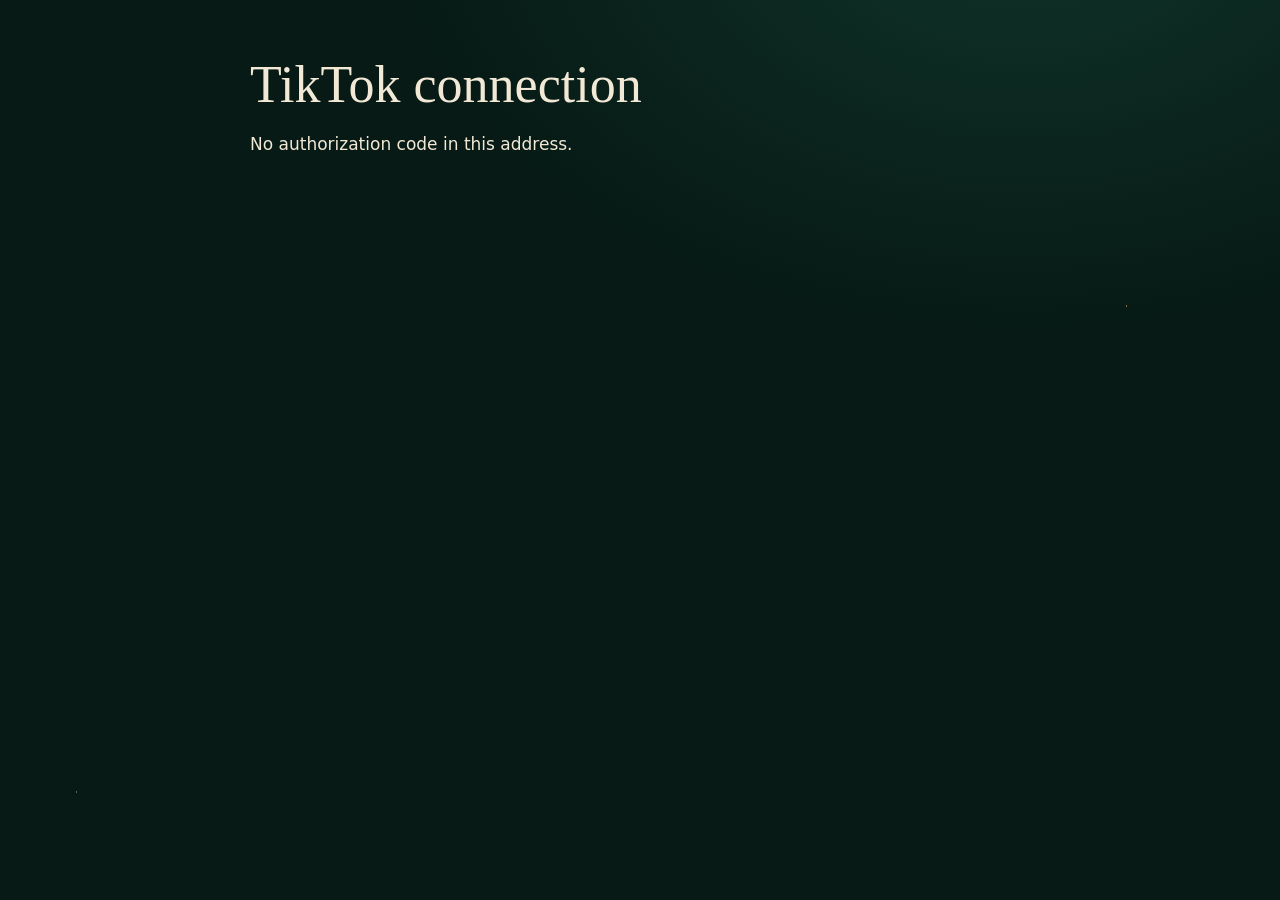
<file: unsiyet/tiktok-callback.html>
<!doctype html>
<html lang="en">
<head>
<meta charset="utf-8">
<meta name="viewport" content="width=device-width, initial-scale=1">
<meta name="robots" content="noindex">
<meta name="referrer" content="no-referrer">
<title>Ünsiyet — TikTok connection</title>
<link rel="icon" href="/assets/icon-192.png">
<link rel="stylesheet" href="/assets/styles.css">
</head>
<body>
<main class="doc"><div class="wrap">
<h1>TikTok connection</h1>
<p id="msg">Reading the result…</p>
<p><button id="copy" type="button" hidden>Copy this page's address</button></p>
<script>
(function () {
  var q = new URLSearchParams(location.search);
  var msg = document.getElementById('msg');
  var btn = document.getElementById('copy');
  if (q.get('error')) { msg.textContent = 'TikTok returned an error: ' + q.get('error') + ' ' + (q.get('error_description') || ''); return; }
  if (!q.get('code')) { msg.textContent = 'No authorization code in this address.'; return; }
  msg.textContent = 'Authorized. Copy this page\'s full address and give it to the publishing tool. The code works once and expires in a few minutes.';
  btn.hidden = false;
  btn.onclick = function () { navigator.clipboard.writeText(location.href).then(function () { btn.textContent = 'Copied'; }); };
})();
</script>
</div></main>
</body>
</html>
</file>
<file: assets/styles.css>
/* dumaner.com.tr — night emerald, gold, parchment. Shared by every page. */
:root {
  --night: #071a15;
  --deep: #0c2620;
  --panel: #10302a;
  --line: rgba(211, 176, 106, 0.18);
  --gold: #d3b06a;
  --gold-soft: #e9d3a1;
  --parchment: #f1e8d6;
  --sage: #9fb5ab;
  --emerald: #2f8f70;
  --radius-lg: 28px;
  --radius-md: 18px;
  --serif: 'Playfair Display', Georgia, 'Times New Roman', serif;
  --sans: 'Inter', system-ui, -apple-system, 'Segoe UI', sans-serif;
  --arabic: 'Amiri', 'Noto Naskh Arabic', serif;
  color-scheme: dark;
}

* { box-sizing: border-box; }
html { scroll-behavior: smooth; }
@media (prefers-reduced-motion: reduce) { html { scroll-behavior: auto; } }

body {
  margin: 0;
  background: var(--night);
  color: var(--parchment);
  font: 400 17px/1.65 var(--sans);
  -webkit-font-smoothing: antialiased;
}

/* A quiet star field behind the whole page. */
body::before {
  content: '';
  position: fixed;
  inset: 0;
  z-index: -1;
  background:
    radial-gradient(1px 1px at 12% 18%, rgba(241, 232, 214, 0.55) 50%, transparent 51%),
    radial-gradient(1px 1px at 72% 9%, rgba(241, 232, 214, 0.4) 50%, transparent 51%),
    radial-gradient(1.5px 1.5px at 88% 34%, rgba(211, 176, 106, 0.6) 50%, transparent 51%),
    radial-gradient(1px 1px at 33% 62%, rgba(241, 232, 214, 0.35) 50%, transparent 51%),
    radial-gradient(1px 1px at 58% 78%, rgba(241, 232, 214, 0.3) 50%, transparent 51%),
    radial-gradient(1.5px 1.5px at 6% 88%, rgba(211, 176, 106, 0.45) 50%, transparent 51%),
    radial-gradient(900px 600px at 80% -10%, rgba(47, 143, 112, 0.22), transparent 70%),
    var(--night);
}

a { color: var(--gold-soft); }
a:focus-visible, button:focus-visible { outline: 2px solid var(--gold); outline-offset: 3px; border-radius: 6px; }
img { max-width: 100%; display: block; }

.wrap { width: min(1160px, 100% - 32px); margin-inline: auto; }

/* Header */
.top {
  position: sticky;
  top: 0;
  z-index: 10;
  backdrop-filter: blur(14px);
  background: rgba(7, 26, 21, 0.72);
  border-bottom: 1px solid var(--line);
}
.top .wrap { display: flex; align-items: center; gap: 24px; min-height: 68px; }
.brand { display: flex; align-items: center; gap: 10px; text-decoration: none; color: var(--parchment); }
.brand img { width: 34px; height: 34px; border-radius: 9px; }
.brand span { font: 600 20px/1 var(--serif); }
.top nav { display: flex; gap: 22px; margin-inline-start: auto; }
.top nav a { color: var(--sage); text-decoration: none; font-size: 15px; }
.top nav a:hover { color: var(--parchment); }
.lang { font-size: 14px; padding: 6px 12px; border: 1px solid var(--line); border-radius: 999px; text-decoration: none; color: var(--parchment); }
@media (max-width: 860px) { .top nav { display: none; } .lang { margin-inline-start: auto; } }

/* Hero */
.hero { padding: 72px 0 96px; }
.hero .wrap { display: grid; grid-template-columns: 1.05fr 0.95fr; gap: 48px; align-items: center; }
.hero h1 {
  font: 500 clamp(52px, 8vw, 104px) / 0.98 var(--serif);
  letter-spacing: -0.02em;
  margin: 0 0 28px;
  color: var(--parchment);
}
.hero h1 .arabic {
  display: block;
  font: 400 clamp(26px, 3.4vw, 40px) / 1.4 var(--arabic);
  color: var(--gold);
  letter-spacing: 0;
  margin-bottom: 18px;
  text-align: start;
}
.hero p.lead { font-size: 19px; color: var(--sage); max-width: 34em; margin: 0 0 32px; }
.hero p.lead strong { color: var(--parchment); font-weight: 500; }
.actions { display: flex; flex-wrap: wrap; gap: 12px; align-items: center; }
.store {
  display: inline-flex;
  align-items: center;
  gap: 10px;
  padding: 11px 20px 11px 16px;
  border-radius: 14px;
  background: var(--parchment);
  color: var(--night);
  text-decoration: none;
  line-height: 1.15;
}
.store svg { width: 24px; height: 24px; flex: none; }
.store small { display: block; font-size: 12px; opacity: 0.7; }
.store b { font-size: 17px; font-weight: 600; }
.store[aria-disabled='true'] { cursor: default; }
.store.ghost { background: transparent; color: var(--parchment); border: 1px solid var(--line); }
.button-link { color: var(--parchment); text-decoration: none; padding: 12px 18px; border-radius: 14px; border: 1px solid var(--line); font-weight: 500; }
.button-link:hover { border-color: var(--gold); }
.facts { display: flex; flex-wrap: wrap; gap: 8px 22px; list-style: none; padding: 0; margin: 28px 0 0; color: var(--sage); font-size: 15px; }
.facts li::before { content: '✓'; color: var(--gold); margin-inline-end: 8px; }

/* Phone frame around a real screenshot */
.stage { position: relative; display: grid; place-items: center; min-height: 640px; }
.phone {
  position: relative;
  width: min(320px, 78vw);
  aspect-ratio: 430 / 932;
  border-radius: 46px;
  padding: 10px;
  background: linear-gradient(160deg, #2b3d37, #0b1714 40%, #22332e);
  box-shadow: 0 0 0 1px rgba(211, 176, 106, 0.25), 0 40px 90px rgba(0, 0, 0, 0.55), 0 0 120px rgba(47, 143, 112, 0.18);
}
.phone .screen { width: 100%; height: 100%; border-radius: 37px; overflow: hidden; background: #f7f2e9; position: relative; }
.phone .screen img { width: 100%; height: 100%; object-fit: cover; object-position: top; }
.halo {
  position: absolute;
  width: 520px;
  height: 520px;
  border-radius: 50%;
  background: radial-gradient(circle, rgba(211, 176, 106, 0.16), transparent 62%);
  z-index: -1;
}
.chip {
  position: absolute;
  display: flex;
  align-items: center;
  gap: 12px;
  padding: 12px 16px;
  border-radius: var(--radius-md);
  background: rgba(16, 48, 42, 0.9);
  border: 1px solid var(--line);
  backdrop-filter: blur(10px);
  box-shadow: 0 18px 40px rgba(0, 0, 0, 0.35);
  font-size: 14px;
  line-height: 1.3;
  max-width: 240px;
}
.chip b { display: block; color: var(--parchment); font-weight: 600; }
.chip span { color: var(--sage); font-size: 13px; }
.chip i { font-style: normal; display: grid; place-items: center; width: 34px; height: 34px; border-radius: 10px; background: rgba(211, 176, 106, 0.16); color: var(--gold); flex: none; }
.chip.c1 { top: 8%; inset-inline-start: -4%; }
.chip.c2 { top: 46%; inset-inline-end: -6%; }
.chip.c3 { bottom: 9%; inset-inline-start: 2%; }

/* Hero entrance: the one orchestrated moment on the page. */
@media (prefers-reduced-motion: no-preference) {
  .hero h1, .hero .lead, .hero .actions, .hero .facts { animation: rise 0.9s cubic-bezier(0.2, 0.7, 0.2, 1) both; }
  .hero .lead { animation-delay: 0.12s; }
  .hero .actions { animation-delay: 0.22s; }
  .hero .facts { animation-delay: 0.3s; }
  .hero .phone { animation: rise 1.1s 0.15s cubic-bezier(0.2, 0.7, 0.2, 1) both; }
  .hero .chip { animation: fade 0.8s both; }
  .hero .chip.c1 { animation-delay: 0.8s; }
  .hero .chip.c2 { animation-delay: 1s; }
  .hero .chip.c3 { animation-delay: 1.2s; }
}
@keyframes rise { from { opacity: 0; transform: translateY(24px); } to { opacity: 1; transform: none; } }
@keyframes fade { from { opacity: 0; } to { opacity: 1; } }

@media (max-width: 900px) {
  .hero { padding-top: 40px; }
  .hero .wrap { grid-template-columns: 1fr; }
  .stage { min-height: 0; padding: 24px 0 8px; }
  .chip.c1 { inset-inline-start: 0; }
  .chip.c2 { inset-inline-end: 0; }
}

/* Section headings */
section.block { padding: 96px 0; border-top: 1px solid var(--line); }
.block h2 { font: 500 clamp(36px, 5vw, 60px) / 1.05 var(--serif); margin: 0 0 16px; letter-spacing: -0.01em; max-width: 16em; }
.block .intro { color: var(--sage); font-size: 18px; max-width: 38em; margin: 0 0 48px; }

/* How the chat works: steps on one side, a sticky phone on the other */
.how { display: grid; grid-template-columns: 1fr 1fr; gap: 56px; }
.steps { list-style: none; margin: 0; padding: 0; counter-reset: step; }
.steps li {
  counter-increment: step;
  min-height: clamp(320px, 56vh, 520px);
  display: flex;
  flex-direction: column;
  justify-content: center;
  padding-inline-start: 64px;
  position: relative;
  opacity: 0.38;
  transition: opacity 0.4s;
}
.steps li.on { opacity: 1; }
.steps li::before {
  content: counter(step);
  position: absolute;
  inset-inline-start: 0;
  top: 50%;
  translate: 0 -50%;
  width: 44px;
  height: 44px;
  border-radius: 50%;
  display: grid;
  place-items: center;
  border: 1px solid var(--gold);
  color: var(--gold);
  font: 500 20px/1 var(--serif);
}
.steps h3 { font: 500 30px/1.2 var(--serif); margin: 0 0 10px; }
.steps p { color: var(--sage); margin: 0; max-width: 28em; }
.how .sticky { position: sticky; top: 96px; height: min(700px, calc(100vh - 120px)); display: grid; place-items: center; }
.how .screen > * { position: absolute; inset: 0; opacity: 0; transition: opacity 0.5s; }
.how .screen > .on { opacity: 1; }
@media (max-width: 900px) {
  .how { grid-template-columns: 1fr; }
  .how .sticky { display: none; }
  .steps li { min-height: 0; opacity: 1; padding-block: 18px; }
}

/* Drawn chat screens inside the phone (steps 1–3) */
.mock { background: #f7f2e9; color: #1f2a24; font: 400 13px/1.45 var(--sans); padding: 18px 14px; display: flex; flex-direction: column; gap: 12px; }
.mock .bar { display: flex; align-items: center; gap: 10px; padding-bottom: 12px; border-bottom: 1px solid #e6dccb; }
.mock .bar img { width: 34px; height: 34px; border-radius: 50%; }
.mock .bar b { font: 600 17px/1 var(--serif); color: #0f4a3c; }
.mock .bar span { display: block; font-size: 11px; color: #2f8f70; }
.mock .moods { display: flex; flex-wrap: wrap; gap: 6px; }
.mock .moods span { border: 1px solid #c9a45c; border-radius: 999px; padding: 4px 10px; font-size: 12px; background: #fffdf8; }
.mock .moods span.sel { background: #0f4a3c; color: #fff; border-color: #0f4a3c; }
.mock .bubble { background: #fffdf8; border: 1px solid #e6dccb; border-radius: 16px; padding: 10px 12px; max-width: 86%; }
.mock .bubble.me { align-self: flex-end; background: #0f4a3c; color: #f7f2e9; border-color: #0f4a3c; }
.mock .typing { color: #6b766f; font-size: 12px; }
.mock .sources { display: grid; gap: 8px; }
.mock .sources div { display: flex; justify-content: space-between; gap: 8px; background: #fffdf8; border: 1px solid #e6dccb; border-radius: 12px; padding: 9px 11px; }
.mock .sources em { font-style: normal; color: #2f8f70; font-weight: 600; }

/* Features: a few large tiles with real screens, the rest as a compact list */
.tiles { display: grid; grid-template-columns: repeat(2, 1fr); gap: 20px; }
.tile {
  display: grid;
  grid-template-columns: 1fr 180px;
  gap: 20px;
  align-items: end;
  padding: 28px 28px 0;
  border-radius: var(--radius-lg);
  background: linear-gradient(170deg, var(--panel), var(--deep));
  border: 1px solid var(--line);
  overflow: hidden;
}
.tile h3 { font: 500 26px/1.2 var(--serif); margin: 0 0 8px; }
.tile p { color: var(--sage); margin: 0 0 28px; font-size: 16px; }
.tile .shot { border-radius: 22px 22px 0 0; overflow: hidden; border: 6px solid #15231f; border-bottom: 0; box-shadow: 0 -10px 40px rgba(0, 0, 0, 0.35); }
.tile .shot img { aspect-ratio: 430 / 600; height: auto; object-fit: cover; object-position: top; width: 100%; }
@media (max-width: 900px) { .tiles { grid-template-columns: 1fr; } .tile { grid-template-columns: 1fr 140px; } }
@media (max-width: 480px) { .tile { grid-template-columns: 1fr; } .tile .shot { max-width: 220px; margin-inline: auto; } }

.more { display: grid; grid-template-columns: repeat(3, 1fr); gap: 0 40px; margin-top: 56px; list-style: none; padding: 0; }
.more li { padding: 20px 0; border-top: 1px solid var(--line); }
.more b { display: block; font: 500 20px/1.3 var(--serif); margin-bottom: 4px; }
.more span { color: var(--sage); font-size: 15px; }
@media (max-width: 900px) { .more { grid-template-columns: 1fr 1fr; } }
@media (max-width: 560px) { .more { grid-template-columns: 1fr; } }

/* Sources */
.sources-list { display: grid; grid-template-columns: repeat(2, 1fr); gap: 16px 40px; list-style: none; padding: 0; margin: 0; }
.sources-list li { padding: 18px 0; border-top: 1px solid var(--line); }
.sources-list b { display: block; color: var(--gold-soft); font-weight: 600; margin-bottom: 2px; }
.sources-list span { color: var(--sage); font-size: 15px; }
@media (max-width: 760px) { .sources-list { grid-template-columns: 1fr; } }

/* Apps */
.apps { display: grid; grid-template-columns: 1.4fr 1fr; gap: 20px; }
.app-card { border-radius: var(--radius-lg); border: 1px solid var(--line); background: linear-gradient(170deg, var(--panel), var(--deep)); padding: 32px; }
.app-card header { display: flex; gap: 16px; align-items: center; margin-bottom: 14px; }
.app-card header img { width: 64px; height: 64px; border-radius: 16px; }
.app-card h3 { font: 500 30px/1.1 var(--serif); margin: 0; }
.app-card .status { font-size: 13px; color: var(--gold); }
.app-card p { color: var(--sage); margin: 0 0 22px; }
.app-card .links { display: flex; flex-wrap: wrap; gap: 8px 18px; margin-top: 20px; font-size: 15px; }
.app-card.next { background: transparent; border-style: dashed; display: flex; flex-direction: column; justify-content: center; }
.app-card.next h3 { font-size: 24px; margin-bottom: 8px; }
@media (max-width: 860px) { .apps { grid-template-columns: 1fr; } }

/* About */
.about { display: grid; grid-template-columns: 1fr 1fr; gap: 56px; align-items: start; }
.about blockquote { margin: 0; font: 400 clamp(26px, 3vw, 36px) / 1.35 var(--serif); color: var(--parchment); }
.about blockquote footer { margin-top: 20px; font: 400 15px/1.4 var(--sans); color: var(--gold); }
.values { list-style: none; padding: 0; margin: 0; }
.values li { padding: 18px 0; border-top: 1px solid var(--line); }
.values b { display: block; font-weight: 600; }
.values span { color: var(--sage); font-size: 15px; }
@media (max-width: 860px) { .about { grid-template-columns: 1fr; } }

/* Closing */
.closing { text-align: center; padding: 120px 0; border-top: 1px solid var(--line); }
.closing h2 { font: 500 clamp(40px, 6vw, 76px) / 1.05 var(--serif); margin: 0 auto 28px; max-width: 14em; }
.closing .actions { justify-content: center; }
.closing p { color: var(--sage); margin-top: 40px; }

footer.site { border-top: 1px solid var(--line); padding: 32px 0 48px; color: var(--sage); font-size: 14px; }
footer.site .wrap { display: flex; flex-wrap: wrap; gap: 12px 28px; align-items: center; }
footer.site nav { display: flex; flex-wrap: wrap; gap: 8px 20px; margin-inline-start: auto; }
footer.site a { color: var(--sage); }

/* Document pages (privacy, support, data deletion) */
.doc { padding: 56px 0 96px; }
.doc .wrap { max-width: 780px; }
.doc h1 { font: 500 clamp(36px, 5vw, 52px) / 1.1 var(--serif); margin: 0 0 8px; }
.doc .langs { display: flex; flex-wrap: wrap; gap: 8px; margin: 24px 0 32px; }
.doc .langs a { padding: 5px 12px; border: 1px solid var(--line); border-radius: 999px; text-decoration: none; color: var(--parchment); font-size: 14px; }
.doc section { background: linear-gradient(170deg, var(--panel), var(--deep)); border: 1px solid var(--line); border-radius: var(--radius-lg); padding: 28px 30px; margin-bottom: 24px; overflow-wrap: anywhere; }
.doc section h2 { font: 500 28px/1.2 var(--serif); margin: 0 0 4px; }
.doc section h3 { font: 600 17px/1.4 var(--sans); color: var(--gold-soft); margin: 22px 0 4px; }
.doc section p, .doc section li { color: #d7d0c0; }
.doc .muted { color: var(--sage); font-size: 14px; }
.doc ol { padding-inline-start: 22px; }
.block .intro-last { margin-bottom: 0; }
</file>
